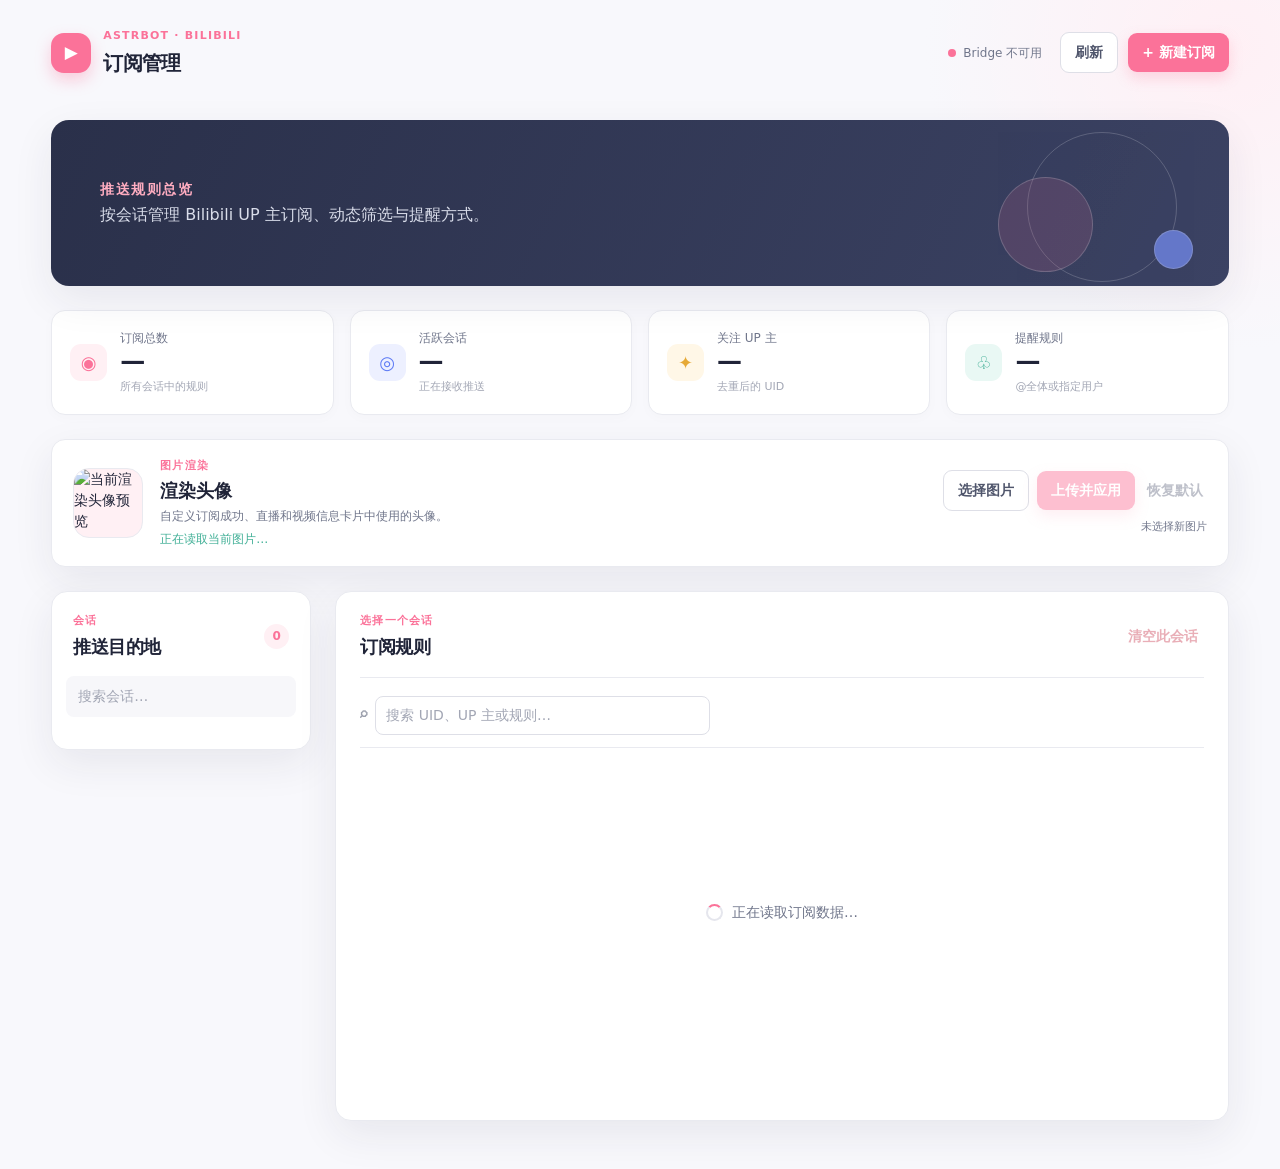
<file: plugins/patches/plugin_optimization_20261029/astrbot_plugin_bilibili/pages/subscription-manager/index.html>
<!doctype html>
<html lang="zh-CN">
<head>
  <meta charset="utf-8">
  <meta name="viewport" content="width=device-width, initial-scale=1">
  <meta name="color-scheme" content="light">
  <title>Bilibili 订阅管理</title>
  <link rel="stylesheet" href="./style.css">
</head>
<body>
  <a class="skip-link" href="#subscriptions">跳到订阅列表</a>
  <main class="app-shell">
    <header class="topbar">
      <div class="brand">
        <span class="brand-mark" aria-hidden="true">▶</span>
        <div><p class="eyebrow">ASTRBOT · BILIBILI</p><h1>订阅管理</h1></div>
      </div>
      <div class="topbar-actions">
        <span id="connection-state" class="connection-state" role="status"><i></i> 正在连接</span>
        <button id="refresh-button" class="button button-secondary" type="button" title="刷新数据">刷新</button>
        <button id="create-button" class="button button-primary" type="button">+ 新建订阅</button>
      </div>
    </header>

    <section class="hero" aria-labelledby="page-summary">
      <div>
        <p class="eyebrow">推送规则总览</p>
        <p>按会话管理 Bilibili UP 主订阅、动态筛选与提醒方式。</p>
      </div>
      <div class="hero-decoration" aria-hidden="true"><span></span><span></span><span></span></div>
    </section>

    <section class="metrics" aria-label="订阅统计">
      <article class="metric-card"><span class="metric-icon pink" aria-hidden="true">◉</span><div><span>订阅总数</span><strong id="stat-subscriptions">—</strong><small>所有会话中的规则</small></div></article>
      <article class="metric-card"><span class="metric-icon blue" aria-hidden="true">◎</span><div><span>活跃会话</span><strong id="stat-sessions">—</strong><small>正在接收推送</small></div></article>
      <article class="metric-card"><span class="metric-icon amber" aria-hidden="true">✦</span><div><span>关注 UP 主</span><strong id="stat-ups">—</strong><small>去重后的 UID</small></div></article>
      <article class="metric-card"><span class="metric-icon mint" aria-hidden="true">♧</span><div><span>提醒规则</span><strong id="stat-notifications">—</strong><small>@全体或指定用户</small></div></article>
    </section>

    <section class="logo-settings" aria-labelledby="logo-title">
      <div class="logo-preview-wrap"><img id="logo-preview" class="logo-preview" alt="当前渲染头像预览"></div>
      <div class="logo-copy"><p class="eyebrow">图片渲染</p><h2 id="logo-title">渲染头像</h2><p>自定义订阅成功、直播和视频信息卡片中使用的头像。</p><span id="logo-status" class="logo-status" role="status">正在读取当前图片…</span></div>
      <div class="logo-actions"><input id="logo-file" class="visually-hidden" type="file" accept="image/png,image/jpeg,image/webp" aria-label="选择渲染头像图片"><button id="choose-logo" class="button button-secondary" type="button">选择图片</button><button id="upload-logo" class="button button-primary" type="button" disabled>上传并应用</button><button id="reset-logo" class="text-button" type="button" disabled>恢复默认</button><small id="logo-file-name">未选择新图片</small></div>
    </section>

    <section class="workspace" aria-label="订阅工作区">
      <aside class="session-panel" aria-labelledby="sessions-title">
        <div class="panel-heading"><div><p class="eyebrow">会话</p><h2 id="sessions-title">推送目的地</h2></div><span id="session-count" class="count-badge">0</span></div>
        <label class="visually-hidden" for="session-filter">过滤会话</label>
        <input id="session-filter" class="session-filter" type="search" placeholder="搜索会话…" autocomplete="off">
        <div id="session-list" class="session-list" role="listbox" aria-label="会话列表"></div>
      </aside>

      <section id="subscriptions" class="table-panel" aria-labelledby="subscriptions-title" tabindex="-1">
        <div class="panel-heading table-heading"><div><p id="selected-session-caption" class="eyebrow">选择一个会话</p><h2 id="subscriptions-title">订阅规则</h2></div><button id="delete-session-button" class="text-button danger" type="button" disabled>清空此会话</button></div>
        <div class="table-tools">
          <label class="search-field" for="subscription-search"><span aria-hidden="true">⌕</span><input id="subscription-search" type="search" placeholder="搜索 UID、UP 主或规则…" autocomplete="off"></label>
          <span id="result-count" class="result-count" aria-live="polite"></span>
        </div>
        <div id="loading-state" class="loading-state" aria-live="polite"><span class="spinner" aria-hidden="true"></span>正在读取订阅数据…</div>
        <div id="table-wrap" class="table-wrap" hidden>
          <table>
            <thead><tr><th scope="col">UP 主</th><th scope="col">动态类型</th><th scope="col">内容筛选</th><th scope="col">提醒方式</th><th scope="col"><span class="visually-hidden">操作</span></th></tr></thead>
            <tbody id="subscription-body"></tbody>
          </table>
        </div>
        <div id="empty-state" class="empty-state" hidden><span aria-hidden="true">◌</span><h3>这里还没有订阅</h3><p>新建一条规则，开始接收 UP 主动态。</p><button class="button button-primary empty-create" type="button">+ 新建订阅</button></div>
      </section>
    </section>
  </main>

  <div id="drawer-backdrop" class="drawer-backdrop" hidden></div>
  <aside id="subscription-drawer" class="drawer" aria-labelledby="drawer-title" aria-modal="true" role="dialog" hidden>
    <form id="subscription-form" novalidate>
      <header class="drawer-header"><div><p id="drawer-kicker" class="eyebrow">新建规则</p><h2 id="drawer-title">添加订阅</h2></div><button id="close-drawer" class="icon-button" type="button" aria-label="关闭抽屉">×</button></header>
      <div class="drawer-content">
        <div id="form-message" class="form-message" role="alert" hidden></div>
        <fieldset class="form-section"><legend>订阅对象</legend>
          <div class="form-grid">
            <label>会话 UMO <span aria-hidden="true">*</span><input name="umo" required placeholder="例如 aiocqhttp:GroupMessage:12345" autocomplete="off"><small>推送到的 AstrBot 会话标识。</small></label>
            <label>UP 主 UID <span aria-hidden="true">*</span><div class="uid-control"><input name="uid" inputmode="numeric" pattern="[0-9]+" required placeholder="例如 2" autocomplete="off"><button id="lookup-up" type="button" class="button button-secondary">查找</button></div><small id="up-preview">输入 UID 后可查找 UP 主。</small></label>
          </div>
        </fieldset>
        <fieldset class="form-section"><legend>动态筛选</legend>
          <p class="field-hint">未选择类型时，默认接收所有支持的动态类型。</p>
          <div id="type-options" class="check-grid">
            <label><input type="checkbox" name="filter_types" value="video"> 过滤视频</label><label><input type="checkbox" name="filter_types" value="draw"> 过滤图文</label><label><input type="checkbox" name="filter_types" value="article"> 过滤专栏</label><label><input type="checkbox" name="filter_types" value="forward"> 过滤转发</label><label><input type="checkbox" name="filter_types" value="lottery"> 过滤抽奖</label><label><input type="checkbox" name="filter_types" value="live"> 过滤直播</label><label><input type="checkbox" name="filter_types" value="live_end"> 仅过滤下播</label><label><input type="checkbox" name="filter_types" value="forward_lottery"> 过滤转发抽奖</label>
          </div>
          <label class="full-label">内容过滤正则 <textarea name="filter_regex" rows="3" placeholder="例如 口令" autocomplete="off"></textarea><small>每行一条；命中正则的动态将被过滤。</small></label>
        </fieldset>
        <fieldset class="form-section"><legend>提醒方式</legend>
          <label class="toggle-row"><span><strong>@全体成员</strong><small>群聊中发布动态或开播时尝试 @ 全体。</small></span><input type="checkbox" name="at_all" role="switch"><i aria-hidden="true"></i></label>
          <label class="toggle-row"><span><strong>仅开播 @ 全体</strong><small>只在该 UP 主开播时尝试 @ 全体。</small></span><input type="checkbox" name="live_atall" role="switch"><i aria-hidden="true"></i></label>
          <label class="full-label">@指定订阅者 <input name="at_sub_users" placeholder="使用逗号分隔用户 ID" autocomplete="off"><small>动态命中时依次 @ 这些订阅者。</small></label>
        </fieldset>
      </div>
      <footer class="drawer-footer"><button id="cancel-drawer" class="button button-secondary" type="button">取消</button><button id="save-subscription" class="button button-primary" type="submit">保存订阅</button></footer>
    </form>
  </aside>

  <div id="confirm-dialog" class="modal-backdrop" role="presentation" hidden><section class="confirm-dialog" role="dialog" aria-modal="true" aria-labelledby="confirm-title" aria-describedby="confirm-description"><span class="confirm-icon" aria-hidden="true">!</span><h2 id="confirm-title">确认操作</h2><p id="confirm-description"></p><div class="confirm-actions"><button id="confirm-cancel" class="button button-secondary" type="button">取消</button><button id="confirm-ok" class="button button-danger" type="button">确认删除</button></div></section></div>
  <div id="toast-region" class="toast-region" aria-live="polite" aria-atomic="true"></div>
  <script type="module" src="./app.js"></script>
</body>
</html>
</file>
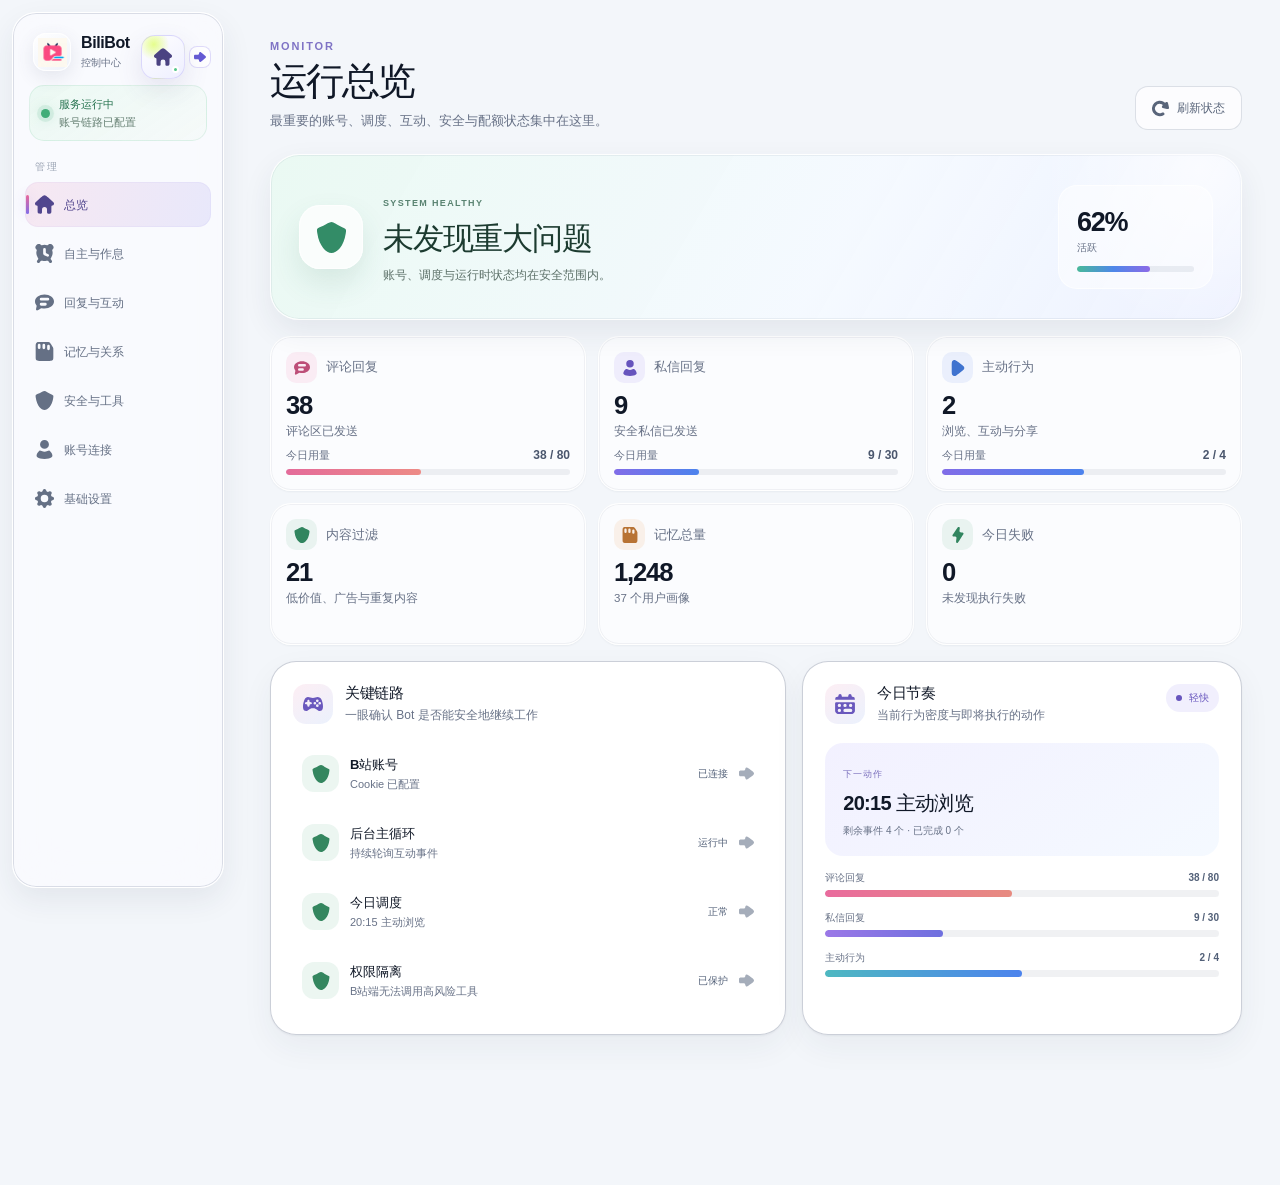
<file: plugins/patches/plugin_optimization_20261029/astrbot_plugin_bilibili_ai_bot/pages/bilibot/index.html>
<!doctype html>
<html lang="zh-CN" data-theme="light">
<head>
  <meta charset="utf-8" />
  <meta name="viewport" content="width=device-width, initial-scale=1, viewport-fit=cover" />
  <meta name="color-scheme" content="light" />
  <meta name="theme-color" content="#f6f8fc" />
  <title>BiliBot 控制中心</title>
  <link rel="stylesheet" href="./styles.css" />
  <link rel="stylesheet" href="./creator.css" />
</head>
<body>
  <div class="ambient" aria-hidden="true">
    <span class="ambient-orb ambient-orb-a"></span>
    <span class="ambient-orb ambient-orb-b"></span>
    <span class="ambient-orb ambient-orb-c"></span>
  </div>

  <div id="app" class="app-shell is-booting">
    <header class="mobile-header">
      <button id="mobile-menu" class="icon-button" type="button" aria-label="打开导航"></button>
      <div class="mobile-brand">
        <img src="./assets/logo.png" alt="" />
        <span>BiliBot</span>
      </div>
      <span id="mobile-status" class="status-dot" aria-label="连接状态"></span>
    </header>

    <aside id="sidebar" class="sidebar" aria-label="BiliBot 主导航"></aside>
    <button id="sidebar-scrim" class="sidebar-scrim" type="button" aria-label="关闭导航"></button>

    <main class="main-stage">
      <div id="content" class="content" tabindex="-1">
        <div class="boot-screen" aria-live="polite">
          <div class="boot-mark"><img src="./assets/logo.png" alt="BiliBot" /></div>
          <div class="boot-copy">
            <strong>正在连接 BiliBot</strong>
            <span>读取运行状态与配置…</span>
          </div>
          <div class="boot-progress"><i></i></div>
        </div>
      </div>
    </main>

    <div id="save-dock" class="save-dock" aria-live="polite"></div>
    <div id="toast-region" class="toast-region" aria-live="polite" aria-atomic="true"></div>
    <div id="modal-root"></div>
  </div>

  <script type="module" src="./app.js"></script>
</body>
</html>
</file>
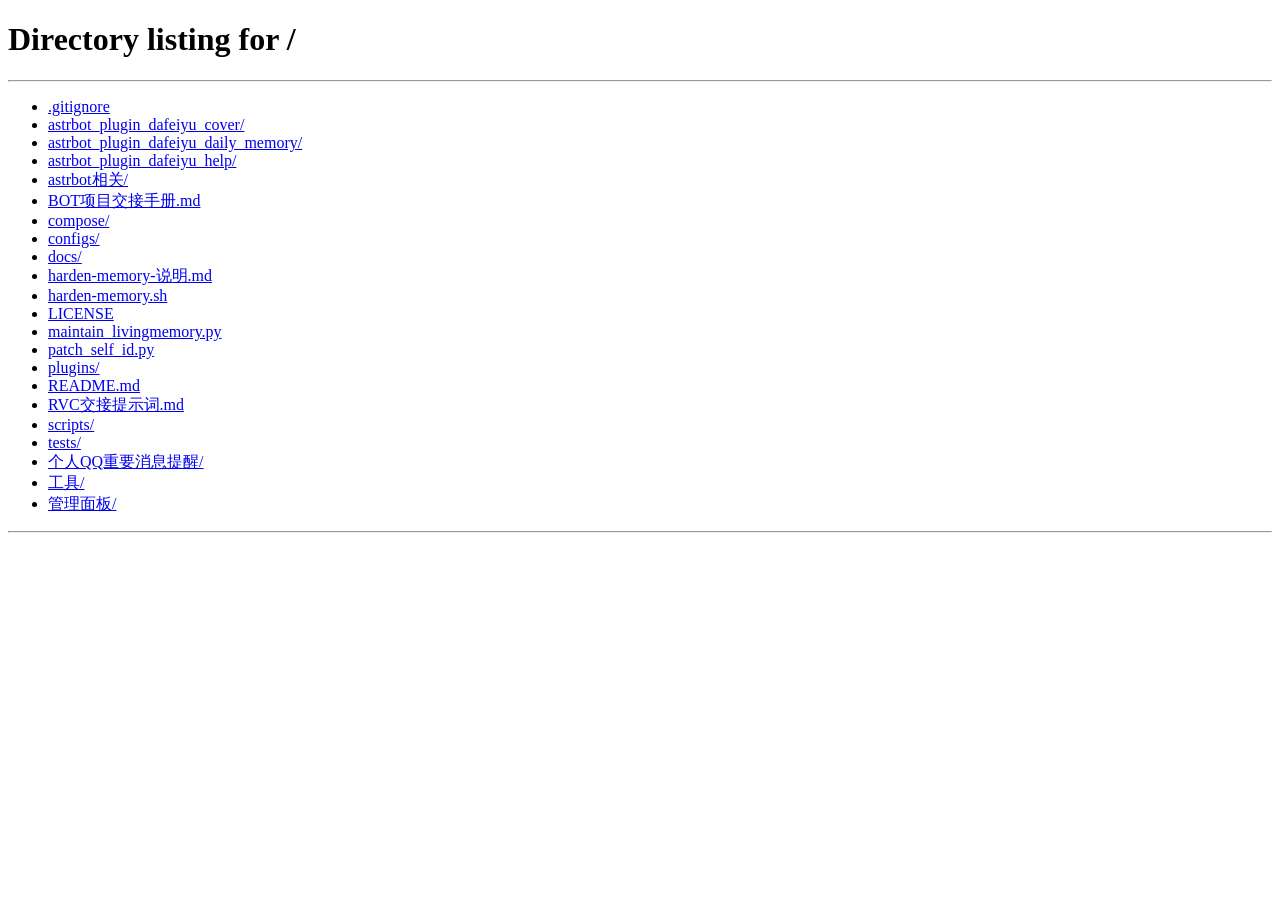
<file: 管理面板/rvc.html>
<!doctype html><html lang="zh-CN"><meta charset="utf-8"><meta http-equiv="refresh" content="0;url=/#tts"><title>翻唱引擎 · TOKI的工作站</title><body><a href="/#tts">进入机器人管理 · 本地语音</a><script>location.replace('/#tts');</script></body></html>
</file>
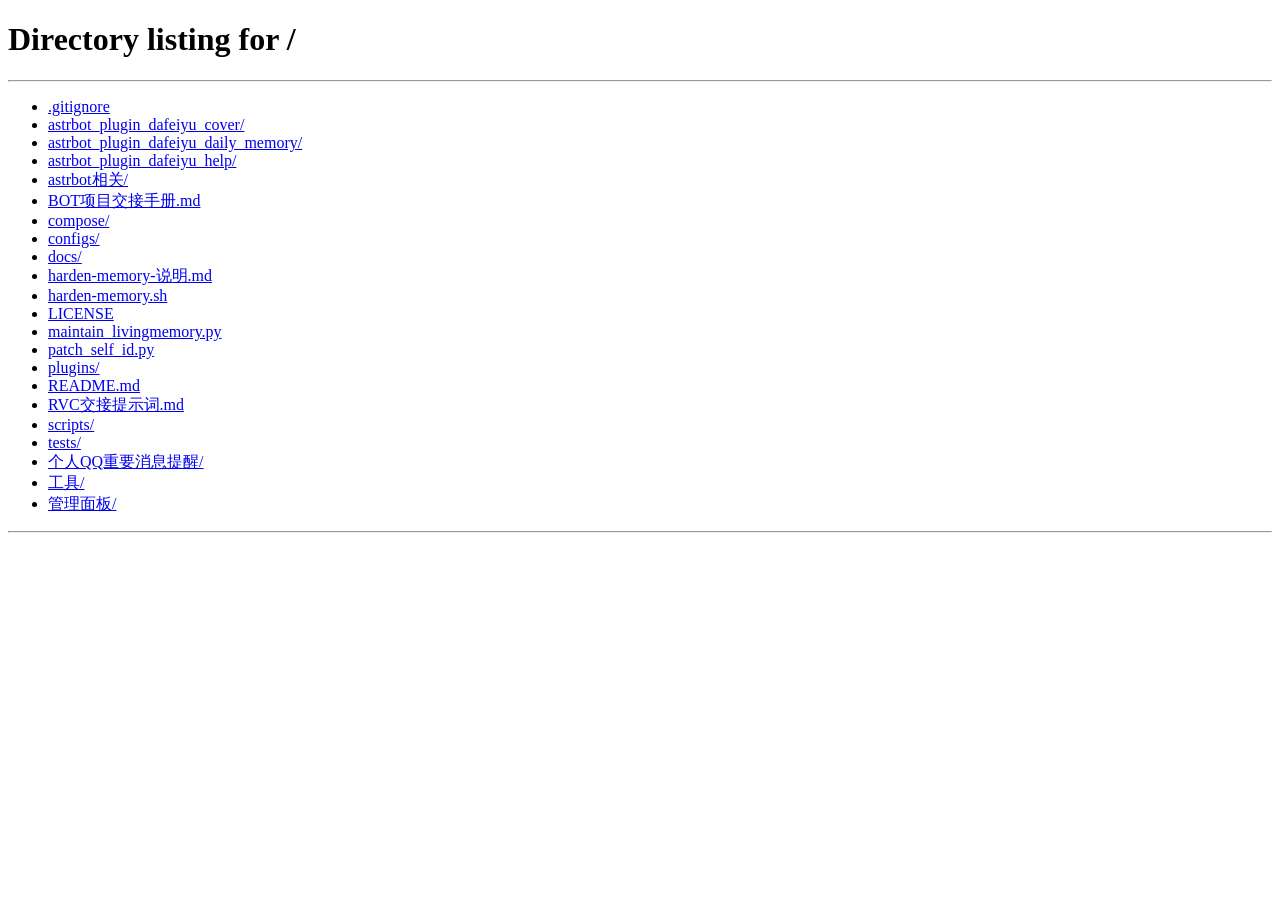
<file: 管理面板/tts.html>
<!doctype html><html lang="zh-CN"><meta charset="utf-8"><meta http-equiv="refresh" content="0;url=/#tts"><title>本地语音 · TOKI的工作站</title><body><a href="/#tts">进入机器人管理 · 本地语音</a><script>location.replace('/#tts');</script></body></html>
</file>
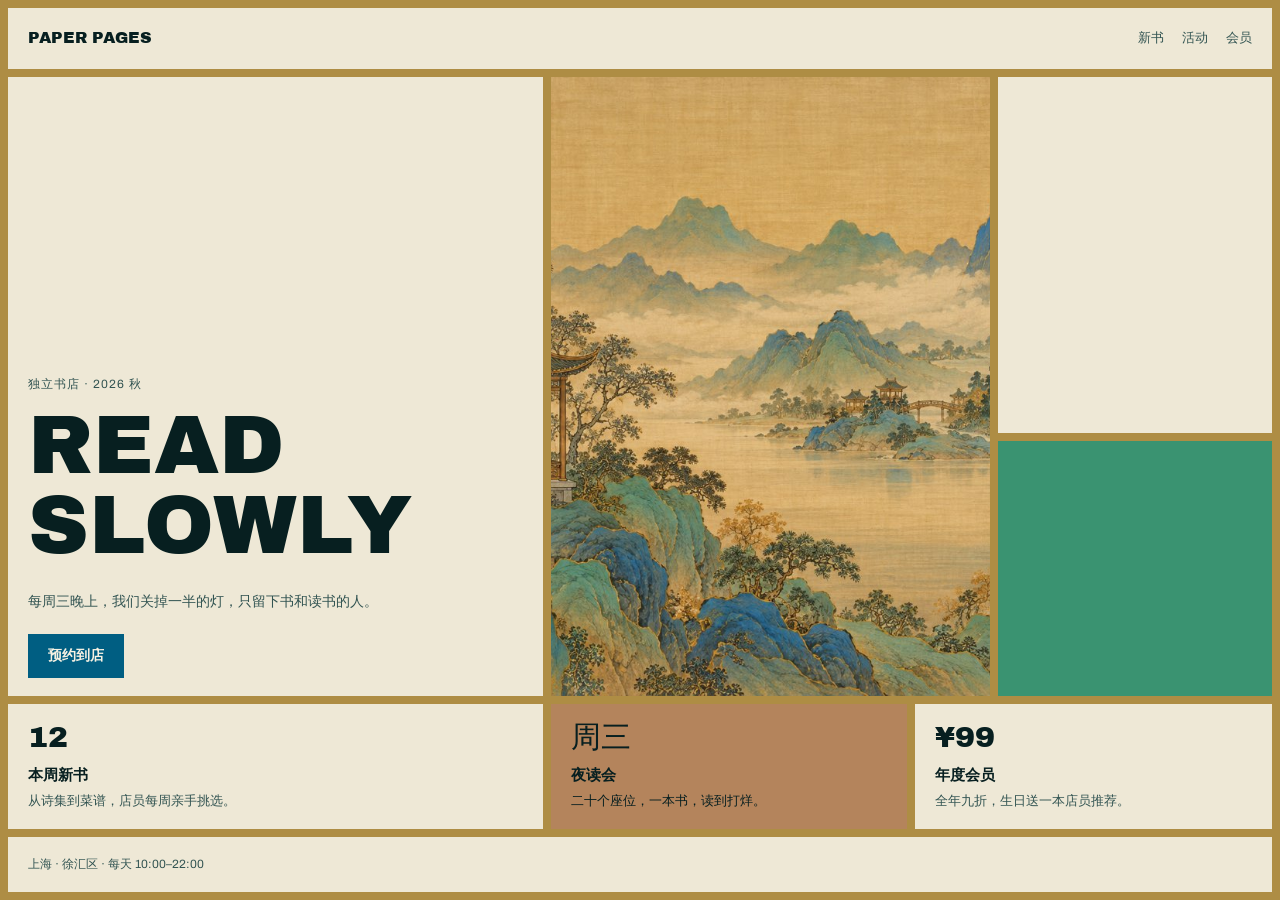
<file: 管理面板/素材/paper-pages-de-stijl-blue-green.html>
<!doctype html>
<!-- 流派混合 Style Mix 导出：骨架 风格派，表皮 青绿山水。https://tasteux.com/#mix=de-stijl+blue-green -->
<html lang="zh-CN">
<head>
<meta charset="utf-8">
<meta name="viewport" content="width=device-width, initial-scale=1">
<title>Paper Pages · 风格派 × 青绿山水</title>
<link rel="preconnect" href="https://fonts.googleapis.com">
<link rel="preconnect" href="https://fonts.gstatic.com" crossorigin>
<link rel="stylesheet" href="https://fonts.googleapis.com/css2?family=Archivo+Black&amp;family=Archivo:wght@400;600&amp;display=swap">
<style>
.pv { --radius: 0px; container-type: inline-size; position: relative; overflow: hidden; isolation: isolate; min-height: 620px; background: var(--bg); color: var(--ink); font-family: var(--font-body); font-size: 14px; line-height: 1.55; transition: background-color 240ms ease-out, color 240ms ease-out; }
:where(.pv) :where(h2, h3, p) { margin: 0px; }
.pv-tex { position: absolute; inset: 0px; z-index: 0; pointer-events: none; }
.pv-page { position: relative; z-index: 1; display: grid; gap: 24px; align-content: start; min-height: 620px; padding: 28px 32px; }
.pv-nav { display: flex; justify-content: space-between; align-items: center; gap: 16px; font-size: 13px; }
.pv-logo, .pv-title, .pv-cell b { font-family: var(--font-display); font-weight: var(--display-weight); text-transform: var(--display-transform); letter-spacing: var(--display-tracking); }
.pv-logo { font-size: 16px; }
.pv-links { display: flex; gap: 18px; color: var(--muted); }
.pv-kicker { font-size: 12px; letter-spacing: 0.08em; color: var(--muted); }
.pv-title { margin: 12px 0px 0.3em; font-size: clamp(44px, 11cqi, 104px); line-height: 0.95; }
.pv-title span { display: block; }
.pv-lede { max-width: 26em; color: var(--muted); }
.pv-cta { display: inline-block; margin-top: 22px; padding: 11px 20px; font-size: 14px; font-weight: 600; color: var(--on-accent); background: var(--accent); border-radius: var(--radius); }
.pv-art { position: relative; pointer-events: none; }
.pv-art i { position: absolute; display: block; }
.pv-img { position: absolute; z-index: 0; margin: 0px; overflow: hidden; pointer-events: none; background: var(--surface); }
.pv-img picture { display: block; width: 100%; height: 100%; }
.pv-img img { display: block; width: 100%; height: 100%; object-fit: cover; }
.pv[data-img="none"] .pv-img { display: none; }
.pv-cells { display: grid; grid-template-columns: repeat(3, minmax(0px, 1fr)); gap: 14px; }
.pv-cell { padding: 18px; background: var(--surface); border-radius: var(--radius); }
.pv-cell b { display: block; margin-bottom: 12px; font-size: 30px; line-height: 1; }
.pv-cell h3 { margin-bottom: 4px; font-size: 15px; font-weight: 600; }
.pv-cell p { font-size: 13px; color: var(--muted); }
.pv-foot { font-size: 12px; color: var(--muted); }
.pv[data-structure="de-stijl"] .pv-page { grid-template-columns: 1.5fr 1fr 1fr; grid-template-rows: auto 1fr auto auto; gap: 8px; padding: 8px; background: var(--line); }
.pv[data-structure="de-stijl"] .pv-nav, .pv[data-structure="de-stijl"] .pv-hero, .pv[data-structure="de-stijl"] .pv-cell, .pv[data-structure="de-stijl"] .pv-foot { padding: 18px 20px; background: var(--bg); }
.pv[data-structure="de-stijl"] .pv-nav { grid-column: 1 / -1; }
.pv[data-structure="de-stijl"] .pv-hero { grid-column: 1; display: flex; flex-direction: column; justify-content: flex-end; min-height: 340px; }
.pv[data-structure="de-stijl"] .pv-title { font-size: clamp(40px, 8.5cqi, 84px); line-height: 0.95; }
.pv[data-structure="de-stijl"] .pv-cta { align-self: flex-start; }
.pv[data-structure="de-stijl"] .pv-art { grid-column: 2 / -1; display: grid; grid-template-columns: 1.6fr 1fr; grid-template-rows: 1.4fr 1fr; gap: 8px; }
.pv[data-structure="de-stijl"] .pv-art i { position: static; }
.pv[data-structure="de-stijl"] .d1 { grid-row: 1 / 3; background: var(--accent); }
.pv[data-structure="de-stijl"] .d2 { background: var(--bg); }
.pv[data-structure="de-stijl"] .d3 { background: var(--accent2); }
.pv[data-structure="de-stijl"] .d4 { display: none !important; }
.pv[data-structure="de-stijl"] .pv-img { grid-area: 2 / 2 / 3 / -1; top: 0px; bottom: 0px; left: 0px; width: calc(61.5385% - 4.92308px); background: var(--accent); }
.pv[data-structure="de-stijl"] .pv-cells { display: contents; }
.pv[data-structure="de-stijl"] .c2 { background: var(--accent3); color: var(--on-accent3); }
.pv[data-structure="de-stijl"] .c2 p { color: inherit; }
.pv[data-structure="de-stijl"] .pv-foot { grid-column: 1 / -1; }
.pv[data-texture="silk"] .pv-tex { background: var(--line); opacity: calc(var(--tex-level) * 0.3); mask: repeating-linear-gradient(0deg, rgb(0, 0, 0) 0px, rgb(0, 0, 0) 1px, transparent 1px, transparent 4px), repeating-linear-gradient(90deg, rgb(0, 0, 0) 0px, rgb(0, 0, 0) 1px, transparent 1px, transparent 4px); }
@container (max-width: 560px) {
  .pv .pv-page { padding: 20px; grid-template-columns: minmax(0px, 1fr) !important; }
  .pv .pv-page > *, .pv[data-structure="de-stijl"] .pv-cell { grid-area: auto / 1 / auto / -1 !important; }
  .pv .pv-cells { grid-template-columns: minmax(0px, 1fr) !important; margin-top: 0px !important; }
  .pv .pv-links { display: none; }
  .pv[data-structure="de-stijl"] .pv-page { grid-template-rows: none; padding: 6px; gap: 6px; }
  .pv[data-structure="de-stijl"] .pv-hero { min-height: 0px; }
  .pv[data-structure="de-stijl"] .pv-art { min-height: 120px; }
  .pv[data-structure="de-stijl"] .pv-page > .pv-img { grid-row: 3 / 4 !important; }
}
@media (prefers-reduced-motion: reduce) {
  .pv { transition: none; }
}
*, *::before, *::after { box-sizing: border-box; }
:where(.pv) a { color: inherit; text-decoration: none; }
:where(.pv) h1 { margin: 0; }
html { background: oklch(0.93 0.025 90); }
html, body { margin: 0; }
body { -webkit-font-smoothing: antialiased; -moz-osx-font-smoothing: grayscale; }
.pv, .pv > .pv-page { min-height: 100vh; }
.pv-page { max-width: 1440px; margin-inline: auto; }
</style>
</head>
<body>
<div class="pv" data-structure="de-stijl" data-texture="silk" style="--bg: oklch(0.93 0.025 90); --surface: oklch(0.88 0.035 120); --ink: oklch(0.22 0.03 200); --muted: oklch(0.42 0.04 190); --line: oklch(0.66 0.1 85); --accent: oklch(0.45 0.1 230); --on-accent: oklch(0.96 0.02 90); --accent2: oklch(0.6 0.1 165); --accent3: oklch(0.65 0.08 60); --on-accent2: oklch(0.22 0.03 200); --on-accent3: oklch(0.22 0.03 200); --accent-text: oklch(0.45 0.1 230); --font-display: &quot;Archivo Black&quot;, &quot;PingFang SC&quot;, &quot;Noto Sans SC&quot;, sans-serif; --font-body: &quot;Archivo&quot;, &quot;PingFang SC&quot;, &quot;Noto Sans SC&quot;, sans-serif; --display-weight: 400; --display-transform: uppercase; --display-tracking: 0; --tex-level: 0.2;">
      <div class="pv-tex" aria-hidden="true"></div>
      <main class="pv-page">
        <header class="pv-nav">
          <span class="pv-logo">Paper Pages</span>
          <span class="pv-links"><a href="#">新书</a><a href="#">活动</a><a href="#">会员</a></span>
        </header>
        <section class="pv-hero">
          <p class="pv-kicker">独立书店 · 2026 秋</p>
          <h1 class="pv-title"><span>Read</span><span>Slowly</span></h1>
          <p class="pv-lede">每周三晚上，我们关掉一半的灯，只留下书和读书的人。</p>
          <a href="#" class="pv-cta">预约到店</a>
        </section>
        <div class="pv-art" aria-hidden="true"><i class="d1"></i><i class="d2"></i><i class="d3"></i><i class="d4"></i></div>
        <figure class="pv-img"><picture><img alt="青绿山水风格的主视觉" width="1200" height="800" decoding="async" src="[data-uri]"></picture></figure>
        <section class="pv-cells">
          <article class="pv-cell c1"><b>12</b><h3>本周新书</h3><p>从诗集到菜谱，店员每周亲手挑选。</p></article>
          <article class="pv-cell c2"><b>周三</b><h3>夜读会</h3><p>二十个座位，一本书，读到打烊。</p></article>
          <article class="pv-cell c3"><b>¥99</b><h3>年度会员</h3><p>全年九折，生日送一本店员推荐。</p></article>
        </section>
        <footer class="pv-foot">上海 · 徐汇区 · 每天 10:00–22:00</footer>
      </main>
    </div>
</body>
</html>
</file>
<file: plugins/patches/plugin_optimization_20261029/astrbot_plugin_bilibili/pages/subscription-manager/style.css>
[hidden]{display:none!important}:root{--ink:#202438;--muted:#70768b;--line:#e9eaf0;--surface:#fff;--canvas:#f8f8fc;--pink:#fb7299;--pink-deep:#e8547f;--pink-soft:#fff0f4;--blue:#5e7bf5;--mint:#40af96;--amber:#e6a936;--shadow:0 14px 40px rgba(38,42,64,.08);font-family:Inter,"PingFang SC","Microsoft YaHei",system-ui,sans-serif;color:var(--ink);background:var(--canvas)}*{box-sizing:border-box}body{margin:0;background:radial-gradient(circle at 96% 4%,#fff0f5 0,transparent 19rem),var(--canvas);font-size:14px;line-height:1.5}button,input{font:inherit}button{cursor:pointer}button:focus-visible,input:focus-visible{outline:3px solid rgba(94,123,245,.28);outline-offset:2px}.skip-link{position:fixed;z-index:20;top:-3rem;left:1rem;background:var(--ink);color:#fff;padding:.6rem .9rem;border-radius:8px}.skip-link:focus{top:1rem}.app-shell{max-width:1440px;margin:auto;padding:28px clamp(18px,4vw,56px) 48px}.topbar,.panel-heading,.topbar-actions,.brand,.metrics,.table-tools,.uid-control{display:flex;align-items:center}.topbar{justify-content:space-between;margin-bottom:42px}.brand{gap:12px}.brand-mark{display:grid;place-items:center;width:40px;height:40px;border-radius:13px;background:var(--pink);color:white;font-size:17px;box-shadow:0 7px 16px #fb729955}.eyebrow{margin:0 0 3px;font-size:11px;font-weight:750;letter-spacing:.11em;color:var(--pink);text-transform:uppercase}.brand h1{font-size:20px;margin:0;letter-spacing:-.03em}.topbar-actions{gap:10px}.connection-state{display:flex;align-items:center;gap:7px;margin-right:8px;color:var(--muted);font-size:12px}.connection-state i{width:8px;height:8px;background:#c7c9d4;border-radius:50%}.connection-state.connected i{background:var(--mint);box-shadow:0 0 0 4px #40af9620}.connection-state.error i{background:var(--pink)}.button{border:0;border-radius:9px;padding:9px 14px;font-weight:650;white-space:nowrap;transition:.18s ease}.button:hover{transform:translateY(-1px)}.button:disabled,.text-button:disabled{opacity:.45;cursor:not-allowed;transform:none}.button-primary{color:white;background:var(--pink);box-shadow:0 6px 14px #fb729940}.button-primary:hover{background:var(--pink-deep)}.button-secondary{color:#50566c;background:#fff;border:1px solid #dedfe7}.button-secondary:hover{border-color:#bfc2cf;background:#fafafe}.button-danger{color:#fff;background:#dd4d5d}.hero{position:relative;overflow:hidden;display:flex;align-items:center;justify-content:space-between;min-height:166px;padding:29px clamp(25px,4vw,49px);margin-bottom:24px;border-radius:18px;color:#fff;background:linear-gradient(115deg,#2a304a,#3b4263);box-shadow:var(--shadow)}.hero p:not(.eyebrow){margin:0;color:#d9ddea;font-size:16px}.hero .eyebrow{color:#ffadc1;font-size:14px}.hero-decoration{position:absolute;right:3%;width:220px;height:145px;opacity:.7}.hero-decoration span{position:absolute;display:block;border:1px solid #fff4;border-radius:50%}.hero-decoration span:nth-child(1){width:150px;height:150px;right:16px;top:2px}.hero-decoration span:nth-child(2){width:95px;height:95px;right:100px;top:47px;background:#fb729933}.hero-decoration span:nth-child(3){width:39px;height:39px;right:0;top:100px;background:#778ff6}.metrics{gap:16px;margin-bottom:24px}.metric-card{flex:1;min-width:0;display:flex;align-items:center;gap:13px;padding:18px;border:1px solid var(--line);border-radius:14px;background:var(--surface);box-shadow:0 3px 13px #252a3f05}.metric-icon{display:grid;flex:0 0 auto;place-items:center;width:37px;height:37px;border-radius:11px;font-size:18px}.metric-icon.pink{color:var(--pink);background:var(--pink-soft)}.metric-icon.blue{color:var(--blue);background:#edf0ff}.metric-icon.amber{color:var(--amber);background:#fff7e7}.metric-icon.mint{color:var(--mint);background:#e9f8f4}.metric-card span:not(.metric-icon){display:block;font-size:12px;color:var(--muted)}.metric-card strong{display:block;font-size:25px;letter-spacing:-.04em;line-height:1.12}.metric-card small{color:#a3a7b5;font-size:11px}.workspace{display:grid;grid-template-columns:260px minmax(0,1fr);gap:24px}.session-panel,.table-panel{border:1px solid var(--line);border-radius:16px;background:var(--surface);box-shadow:var(--shadow)}.session-panel{align-self:start;padding:21px 14px}.panel-heading{justify-content:space-between;padding:0 7px 16px}.panel-heading h2{margin:0;font-size:18px;letter-spacing:-.025em}.count-badge{display:grid;place-items:center;min-width:25px;height:25px;padding:0 7px;border-radius:99px;color:var(--pink);font-size:12px;font-weight:700;background:var(--pink-soft)}.session-filter{width:100%;padding:9px 11px;margin-bottom:11px;color:var(--ink);background:#f7f7fa;border:1px solid transparent;border-radius:8px}.session-filter::placeholder,input::placeholder{color:#a2a6b4}.session-filter:focus{background:#fff;border-color:#b8c2f3;outline:0}.session-list{display:grid;gap:3px;max-height:518px;overflow:auto;padding-right:2px}.session-option{position:relative;width:100%;border:0;border-radius:9px;padding:10px 10px 10px 13px;text-align:left;background:transparent;color:#555a6d}.session-option:hover{background:#f8f8fb}.session-option[aria-selected=true]{background:var(--pink-soft);color:#bd4164;font-weight:650}.session-option[aria-selected=true]::before{content:"";position:absolute;left:0;top:10px;bottom:10px;width:3px;border-radius:5px;background:var(--pink)}.session-option span{display:block;overflow:hidden;text-overflow:ellipsis;white-space:nowrap}.session-option small{color:#9a9dac;font-size:11px}.table-panel{min-height:530px;padding:21px 24px}.table-heading{padding:0 0 17px}.text-button{border:0;padding:6px;background:transparent;font-weight:650}.danger{color:#cf4e61}.table-tools{justify-content:space-between;gap:12px;padding:12px 0;border-top:1px solid var(--line);border-bottom:1px solid var(--line)}.search-field{display:flex;align-items:center;gap:8px;width:min(350px,100%);color:#9b9fac}.search-field input{width:100%;border:0;outline:0;background:transparent;padding:5px 0;color:var(--ink)}.result-count{color:var(--muted);font-size:12px;white-space:nowrap}.table-wrap{overflow-x:auto}table{width:100%;border-collapse:collapse;min-width:720px}th{padding:13px 10px;color:#9095a5;font-size:11px;font-weight:700;letter-spacing:.07em;text-align:left;text-transform:uppercase}td{padding:15px 10px;border-top:1px solid #f0f0f4;vertical-align:middle}.up-cell{display:flex;align-items:center;gap:10px;min-width:175px}.avatar{display:grid;place-items:center;flex:0 0 auto;width:33px;height:33px;border-radius:50%;background:#eceef8;color:#6676c5;font-weight:750}.up-cell strong,.up-cell small{display:block;max-width:145px;overflow:hidden;text-overflow:ellipsis;white-space:nowrap}.up-cell small{color:#9195a4;font-size:11px}.chips{display:flex;flex-wrap:wrap;gap:4px;max-width:190px}.chip{padding:3px 7px;border-radius:5px;color:#5b6380;background:#f0f1f7;font-size:11px;white-space:nowrap}.chip.live{color:#b35c31;background:#fff1e8}.chip.all{color:#6b59ad;background:#f1edff}.muted-cell{max-width:195px;overflow:hidden;text-overflow:ellipsis;white-space:nowrap;color:#73788b;font-size:12px}.row-actions{display:flex;justify-content:flex-end;gap:2px}.row-action{border:0;padding:6px 8px;border-radius:7px;background:transparent;color:#777d90;font-weight:600}.row-action:hover{background:#f2f3f7}.row-action.delete:hover{color:#d0475b;background:#fff1f3}.loading-state,.empty-state{display:grid;place-items:center;min-height:330px;color:var(--muted);text-align:center}.loading-state{display:flex;gap:9px;justify-content:center}.spinner{width:17px;height:17px;border:2px solid #e5e6ed;border-top-color:var(--pink);border-radius:50%;animation:spin .7s linear infinite}.empty-state h3{margin:9px 0 3px;color:var(--ink)}.empty-state p{margin:0 0 15px}.empty-state>span{font-size:35px;color:var(--pink)}.drawer-backdrop,.modal-backdrop{position:fixed;z-index:30;inset:0;background:#20243855;backdrop-filter:blur(2px)}.drawer{position:fixed;z-index:31;top:0;right:0;display:flex;width:min(568px,100%);height:100dvh;background:#fff;box-shadow:-15px 0 45px #1e233434}.drawer form{display:flex;flex-direction:column;width:100%;min-height:0}.drawer-header,.drawer-footer{display:flex;align-items:center;justify-content:space-between;padding:20px 26px;border-bottom:1px solid var(--line)}.drawer-header h2{margin:0;font-size:22px}.icon-button{display:grid;place-items:center;width:33px;height:33px;border:0;border-radius:50%;color:#60667a;background:#f4f4f7;font-size:25px;line-height:1}.drawer-content{overflow:auto;padding:8px 26px 26px}.form-message{padding:10px 12px;margin-top:15px;border-radius:8px;color:#b54359;background:#fff0f3}.form-section{margin:0;padding:21px 0;border:0;border-bottom:1px solid var(--line)}.form-section legend{padding:0;margin-bottom:13px;font-size:15px;font-weight:750}.form-grid{display:grid;grid-template-columns:1fr 1fr;gap:15px}label{display:block;color:#454b60;font-weight:650}label>input:not([type=checkbox]),label>textarea,.uid-control input{width:100%;margin-top:6px;padding:0 10px;border:1px solid #dedfe7;border-radius:8px;color:var(--ink);font-weight:400;background:#fff}label>input:not([type=checkbox]),.uid-control input{height:39px}label>textarea{padding:9px 10px;resize:vertical;line-height:1.45}label>input:disabled{color:#7b8091;background:#f5f5f7;cursor:not-allowed}label small,.field-hint{display:block;margin-top:5px;color:#8d92a1;font-size:11px;font-weight:400;line-height:1.45}.field-hint{margin:0 0 11px}.uid-control{gap:7px}.uid-control input{min-width:0}.uid-control .button{margin-top:6px;padding:8px 10px}.check-grid{display:grid;grid-template-columns:repeat(3,1fr);gap:8px;margin-bottom:17px}.check-grid label{display:flex;align-items:center;gap:7px;padding:8px;border:1px solid #e5e6ed;border-radius:8px;font-size:12px;font-weight:550}.check-grid input{accent-color:var(--pink)}.full-label{margin-top:15px}.toggle-row{position:relative;display:flex;align-items:center;justify-content:space-between;gap:16px;padding:10px 0}.toggle-row strong,.toggle-row small{display:block}.toggle-row small{margin-top:2px}.toggle-row input{position:absolute;opacity:0}.toggle-row i{position:relative;display:block;flex:0 0 auto;width:40px;height:22px;border-radius:99px;background:#d9dbe3;transition:.2s}.toggle-row i::after{content:"";position:absolute;top:3px;left:3px;width:16px;height:16px;border-radius:50%;background:white;box-shadow:0 1px 3px #3334;transition:.2s}.toggle-row input:checked+i{background:var(--pink)}.toggle-row input:checked+i::after{transform:translateX(18px)}.toggle-row input:focus-visible+i{outline:3px solid #778ff655}.drawer-footer{gap:10px;justify-content:flex-end;margin-top:auto;border-top:1px solid var(--line);border-bottom:0}.modal-backdrop{z-index:40;display:grid;place-items:center;padding:18px}.confirm-dialog{width:min(410px,100%);padding:28px;border-radius:16px;text-align:center;background:#fff;box-shadow:var(--shadow)}.confirm-icon{display:grid;place-items:center;width:38px;height:38px;margin:auto auto 13px;border-radius:50%;color:#c84e60;background:#fff0f2;font-size:22px;font-weight:800}.confirm-dialog h2{margin:0;font-size:20px}.confirm-dialog p{margin:8px 0 22px;color:var(--muted)}.confirm-actions{display:flex;justify-content:center;gap:10px}.toast-region{position:fixed;z-index:50;right:22px;bottom:22px;display:grid;gap:8px}.toast{max-width:350px;padding:11px 14px;border-radius:10px;color:#fff;background:#30364f;box-shadow:0 8px 25px #22263836}.toast.error{background:#c94d5e}[data-theme=dark]{--ink:#e6e8ef;--muted:#a9afc0;--line:#373d51;--surface:#252a3a;--canvas:#1a1e2a;--pink-soft:#402a38;--shadow:0 14px 40px rgba(0,0,0,.28)}[data-theme=dark] body{background:radial-gradient(circle at 96% 4%,#382735 0,transparent 19rem),var(--canvas)}[data-theme=dark] .button-secondary,[data-theme=dark] label>input:not([type=checkbox]),[data-theme=dark] label>textarea{color:var(--ink);border-color:#4b5267;background:#2b3041}[data-theme=dark] .session-filter{color:var(--ink);background:#2b3041}[data-theme=dark] .session-filter:focus{background:#303649;border-color:#778ff6}[data-theme=dark] .session-option:hover,[data-theme=dark] .row-action:hover{background:#303649}[data-theme=dark] .check-grid label{border-color:#464d62}[data-theme=dark] .chip{color:#c4cad8;background:#343b50}[data-theme=dark] .drawer,[data-theme=dark] .confirm-dialog{background:#252a3a}[data-theme=dark] label>input:disabled{color:#aeb4c3;background:#303649}@keyframes spin{to{transform:rotate(360deg)}}
@media(max-width:900px){.metrics{display:grid;grid-template-columns:repeat(2,1fr)}.workspace{grid-template-columns:215px minmax(0,1fr)}.table-panel{padding:19px}.connection-state{display:none}}@media(max-width:680px){.app-shell{padding:17px 14px 30px}.topbar{align-items:flex-start;margin-bottom:25px}.topbar-actions{flex-wrap:wrap;justify-content:flex-end}.topbar-actions .button-secondary{padding:8px 10px}.hero{min-height:148px;padding:25px}.hero-decoration{right:-80px}.metrics{gap:10px}.metric-card{padding:13px;gap:9px}.metric-card small{display:none}.metric-card strong{font-size:22px}.metric-icon{width:31px;height:31px}.workspace{display:block}.session-panel{margin-bottom:14px;padding:16px}.session-list{display:flex;max-height:none;overflow-x:auto}.session-option{min-width:155px}.table-panel{padding:16px;min-height:400px}.table-heading{align-items:flex-start}.table-tools{align-items:flex-start;flex-direction:column}.search-field{width:100%}.drawer-header,.drawer-footer{padding:17px}.drawer-content{padding:7px 17px 20px}.form-grid{grid-template-columns:1fr}.check-grid{grid-template-columns:repeat(2,1fr)}.drawer-footer .button{flex:1}.toast-region{right:14px;bottom:14px;left:14px}.toast{max-width:none}}@media(max-width:380px){.topbar-actions{gap:6px}.topbar-actions .button{font-size:12px}.metrics{grid-template-columns:1fr 1fr}.metric-card span:not(.metric-icon){font-size:11px}.hero h2{font-size:22px}}.visually-hidden{position:absolute;width:1px;height:1px;padding:0;margin:-1px;overflow:hidden;clip:rect(0,0,0,0);white-space:nowrap;border:0}
.logo-settings{display:grid;grid-template-columns:auto minmax(0,1fr) auto;align-items:center;gap:17px;margin-bottom:24px;padding:18px 21px;border:1px solid var(--line);border-radius:14px;background:var(--surface);box-shadow:var(--shadow)}.logo-preview-wrap{display:grid;place-items:center;width:70px;height:70px;overflow:hidden;border:1px solid var(--line);border-radius:16px;background:var(--pink-soft)}.logo-preview{width:100%;height:100%;object-fit:contain}.logo-copy h2{margin:0 0 3px;font-size:18px}.logo-copy p:not(.eyebrow){margin:0;color:var(--muted);font-size:12px}.logo-status{display:block;margin-top:5px;color:var(--mint);font-size:12px}.error-text{color:var(--pink-deep)!important}.logo-actions{display:grid;grid-template-columns:auto auto auto;align-items:center;gap:8px;justify-items:end}.logo-actions small{grid-column:1/-1;max-width:260px;overflow:hidden;color:var(--muted);font-size:11px;text-overflow:ellipsis;white-space:nowrap}.logo-actions .text-button{padding:8px 4px;color:var(--muted)}.logo-actions .text-button:hover{color:var(--pink-deep)}
@media(max-width:680px){.logo-settings{grid-template-columns:auto minmax(0,1fr);align-items:start}.logo-actions{grid-column:1/-1;grid-template-columns:1fr 1fr auto;width:100%}.logo-actions small{grid-column:1/-1;justify-self:start}}
</file>
<file: plugins/patches/plugin_optimization_20261029/astrbot_plugin_bilibili_ai_bot/pages/bilibot/styles.css>
:root {
  --sidebar: 212px;
  --bg: #f4f6fb;
  --bg-deep: #edf1f7;
  --surface: rgba(255, 255, 255, 0.82);
  --surface-solid: #ffffff;
  --surface-soft: rgba(248, 250, 254, 0.78);
  --text: #172033;
  --text-strong: #101827;
  --muted: #687287;
  --subtle: #929bad;
  --line: rgba(47, 62, 92, 0.10);
  --line-strong: rgba(47, 62, 92, 0.17);
  --pink: #e9679a;
  --violet: #816de8;
  --blue: #4c83ed;
  --cyan: #31b9c9;
  --green: #43a979;
  --orange: #e79c53;
  --red: #d95d6c;
  --shadow-xs: 0 1px 2px rgba(25, 36, 60, 0.04);
  --shadow-sm: 0 10px 30px rgba(38, 51, 80, 0.07);
  --shadow-md: 0 22px 60px rgba(36, 49, 78, 0.12);
  --radius-sm: 14px;
  --radius-md: 20px;
  --radius-lg: 26px;
  --ease: cubic-bezier(.22, .8, .24, 1);
  --spring: cubic-bezier(.2, .9, .24, 1.14);
  font-family: Inter, ui-sans-serif, -apple-system, BlinkMacSystemFont, "SF Pro Display", "Segoe UI", "PingFang SC", "Microsoft YaHei", sans-serif;
  color: var(--text);
  background: var(--bg);
  font-synthesis: none;
}

* { box-sizing: border-box; }
html { min-width: 320px; min-height: 100%; background: var(--bg); scroll-behavior: smooth; }
body { min-width: 320px; min-height: 100vh; margin: 0; overflow-x: hidden; background: linear-gradient(145deg, #f7f9fd 0%, var(--bg) 48%, #eef2f8 100%); color: var(--text); font-size: 15px; line-height: 1.5; }
button, input, textarea, select { font: inherit; }
button { color: inherit; }
button, summary, input[type="range"], select { cursor: pointer; }
button:focus { outline: none; }
button:focus-visible, summary:focus-visible, input:focus-visible, textarea:focus-visible, select:focus-visible { outline: 3px solid rgba(76, 131, 237, .22); outline-offset: 2px; }
::selection { background: rgba(129, 109, 232, .18); }
.gicon { width: 1.15em; height: 1.15em; display: block; fill: currentColor; }
.sr-only { position: absolute; width: 1px; height: 1px; padding: 0; margin: -1px; overflow: hidden; clip: rect(0,0,0,0); white-space: nowrap; border: 0; }

.ambient { position: fixed; inset: 0; z-index: -2; overflow: hidden; pointer-events: none; }
.ambient::after { content: ""; position: absolute; inset: 0; background-image: radial-gradient(rgba(35, 51, 81, .035) .7px, transparent .7px); background-size: 20px 20px; mask-image: linear-gradient(to bottom, rgba(0,0,0,.35), transparent 72%); }
.ambient-orb { position: absolute; border-radius: 50%; filter: blur(10px); opacity: .36; animation: drift 18s var(--ease) infinite alternate; }
.ambient-orb-a { width: 520px; height: 520px; top: -230px; right: 2%; background: radial-gradient(circle, rgba(133, 115, 235, .23), rgba(133,115,235,0) 68%); }
.ambient-orb-b { width: 460px; height: 460px; left: 22%; bottom: -250px; background: radial-gradient(circle, rgba(65, 190, 173, .15), transparent 69%); animation-delay: -7s; }
.ambient-orb-c { width: 360px; height: 360px; right: 32%; top: 26%; background: radial-gradient(circle, rgba(237, 107, 154, .11), transparent 70%); animation-delay: -12s; }
@keyframes drift { to { transform: translate3d(28px, -18px, 0) scale(1.08); } }

.app-shell { min-height: 100vh; }
.sidebar { position: fixed; z-index: 50; inset: 12px auto 12px 12px; width: var(--sidebar); padding: 18px 12px; display: flex; flex-direction: column; border: 1px solid rgba(255,255,255,.9); border-radius: 24px; background: rgba(250, 251, 254, .82); box-shadow: var(--shadow-sm), inset 0 0 0 1px var(--line); backdrop-filter: blur(28px) saturate(140%); -webkit-backdrop-filter: blur(28px) saturate(140%); }
.sidebar-brand { min-height: 52px; padding: 2px 8px 12px; display: flex; align-items: center; gap: 10px; }
.brand-mark { width: 38px; height: 38px; display: grid; place-items: center; flex: none; border-radius: 13px; background: linear-gradient(145deg, #fff, #eef2fa); box-shadow: 0 6px 18px rgba(74, 82, 117, .12), inset 0 0 0 1px rgba(255,255,255,.9); }
.brand-mark img { width: 29px; height: 29px; object-fit: contain; }
.brand-copy { min-width: 0; }
.brand-copy strong { display: block; color: var(--text-strong); font-size: 16px; line-height: 1.15; letter-spacing: -.025em; }
.brand-copy span { display: block; margin-top: 3px; color: var(--muted); font-size: 10px; }
.sidebar-state { min-height: 56px; margin: 2px 4px 18px; padding: 10px 11px; display: flex; align-items: center; gap: 9px; border: 1px solid rgba(57, 170, 119, .12); border-radius: 15px; background: linear-gradient(145deg, rgba(231,248,240,.78), rgba(244,249,248,.72)); }
.sidebar-state .status-dot { flex: none; }
.sidebar-state div { min-width: 0; }
.sidebar-state strong, .sidebar-state span { display: block; overflow: hidden; text-overflow: ellipsis; white-space: nowrap; }
.sidebar-state strong { color: #26734f; font-size: 11px; }
.sidebar-state div span { margin-top: 2px; color: #678174; font-size: 10.5px; }
.status-dot { width: 9px; height: 9px; display: inline-block; border-radius: 50%; background: #b7becb; box-shadow: 0 0 0 4px rgba(183,190,203,.14); }
.status-dot.is-online { background: #42ad79; box-shadow: 0 0 0 4px rgba(66,173,121,.13), 0 0 14px rgba(66,173,121,.34); }
.nav-label { padding: 0 10px 8px; color: #9aa3b3; font-size: 10px; font-weight: 800; letter-spacing: .16em; text-transform: uppercase; }
.nav-list { display: grid; gap: 4px; }
.nav-item { position: relative; min-height: 45px; width: 100%; padding: 0 10px; display: flex; align-items: center; gap: 10px; border: 0; border-radius: 13px; background: transparent; color: #657085; text-align: left; font-size: 12px; font-weight: 650; transition: color .2s var(--ease), background .2s var(--ease), transform .2s var(--ease); }
.nav-item:hover { color: var(--text); background: rgba(255,255,255,.68); transform: translateX(1px); }
.nav-item:active { transform: scale(.985); }
.nav-item.is-active { color: #51468e; background: linear-gradient(105deg, rgba(237,105,154,.12), rgba(116,105,232,.12)); box-shadow: inset 0 0 0 1px rgba(127,104,220,.06); }
.nav-item.is-active::before { content: ""; position: absolute; left: 1px; width: 3px; height: 19px; border-radius: 4px; background: linear-gradient(180deg, var(--pink), var(--violet)); box-shadow: 0 0 12px rgba(129,109,232,.26); }
.nav-icon { width: 19px; height: 19px; flex: none; }
.nav-item span { min-width: 0; flex: 1; }
.nav-badge { min-width: 20px; height: 20px; padding: 0 6px; display: grid; place-items: center; border-radius: 10px; background: rgba(225, 83, 132, .14); color: #b53e67; font-size: 9px; }
.sidebar-scrim { display: none; }
.mobile-header { display: none; }

.main-stage { min-height: 100vh; margin-left: calc(var(--sidebar) + 20px); }
.content { width: 100%; max-width: 1540px; min-height: 100vh; margin: 0 auto; padding: 36px 38px 150px; outline: none; }
.content.is-changing > * { animation: pageIn .38s var(--ease) both; }
@keyframes pageIn { from { opacity: 0; transform: translateY(9px); } to { opacity: 1; transform: none; } }
.page-head { min-height: 94px; margin-bottom: 24px; display: flex; align-items: flex-end; justify-content: space-between; gap: 24px; }
.eyebrow { display: block; margin-bottom: 7px; color: #7f73c5; font-size: 10px; font-weight: 850; letter-spacing: .17em; }
.page-title { margin: 0; color: var(--text-strong); font-size: clamp(30px, 3vw, 42px); line-height: 1.05; letter-spacing: -.048em; }
.page-subtitle { max-width: 760px; margin: 9px 0 0; color: var(--muted); font-size: 13px; }
.page-actions { display: flex; align-items: center; gap: 10px; flex: none; }

.card { border: 1px solid rgba(255,255,255,.88); border-radius: var(--radius-lg); background: var(--surface); box-shadow: var(--shadow-xs), inset 0 0 0 1px var(--line); backdrop-filter: blur(22px) saturate(125%); -webkit-backdrop-filter: blur(22px) saturate(125%); }
.section-card, .monitor-card, .relationship-card, .memory-policy, .memory-maintenance, .event-card, .plan-note, .account-hero, .qr-card, .login-help { padding: 22px; }
.section-head { margin-bottom: 18px; display: flex; align-items: flex-start; justify-content: space-between; gap: 18px; }
.section-title { min-width: 0; display: flex; align-items: flex-start; gap: 12px; }
.section-icon { width: 40px; height: 40px; display: grid; place-items: center; flex: none; border-radius: 13px; color: #6a58bd; background: linear-gradient(145deg, rgba(239,107,157,.11), rgba(77,132,237,.11)); }
.section-icon .gicon { width: 20px; height: 20px; }
.section-head h2 { margin: 0; color: var(--text-strong); font-size: 16px; line-height: 1.25; letter-spacing: -.025em; }
.section-head p { max-width: 620px; margin: 4px 0 0; color: var(--muted); font-size: 11px; }

.button { min-height: 44px; padding: 0 16px; display: inline-flex; align-items: center; justify-content: center; gap: 8px; border: 1px solid transparent; border-radius: 13px; font-size: 12px; font-weight: 750; white-space: nowrap; transition: transform .2s var(--ease), box-shadow .2s var(--ease), background .2s var(--ease), border-color .2s var(--ease); }
.button:hover { transform: translateY(-1px); }
.button:active { transform: scale(.975); }
.button .gicon { width: 17px; height: 17px; }
.button.primary { color: #fff; background: linear-gradient(135deg, #7d6be6, #4f83e8); box-shadow: 0 9px 22px rgba(84,108,210,.22); }
.button.soft { color: #59657a; border-color: var(--line); background: rgba(255,255,255,.7); }
.button.danger { color: #c64758; border-color: rgba(211,80,98,.14); background: rgba(255,240,243,.82); }
.button.wide { width: 100%; }
.icon-button, .inline-icon-button { min-width: 44px; min-height: 44px; display: grid; place-items: center; border: 0; border-radius: 13px; background: transparent; }
.inline-icon-button { position: absolute; right: 0; top: 0; color: var(--muted); }
.status-pill { height: 28px; min-height: 28px; padding: 0 10px; display: inline-flex; align-items: center; gap: 7px; border-radius: 999px; background: rgba(112,123,145,.09); color: #667085; font-size: 10px; font-weight: 750; line-height: 28px; white-space: nowrap; }
.status-pill i { width: 6px; height: 6px; border-radius: 50%; background: currentColor; }
.status-pill.green { color: #2e8a60; background: rgba(67,169,121,.11); }
.status-pill.red { color: #c54e60; background: rgba(217,93,108,.10); }
.status-pill.pink { color: #bf4b77; background: rgba(233,103,154,.10); }
.status-pill.violet { color: #6755bd; background: rgba(129,109,232,.11); }
.status-pill.orange { color: #a9682f; background: rgba(231,156,83,.13); }

.health-hero { position: relative; min-height: 166px; margin-bottom: 16px; padding: 25px 28px; display: grid; grid-template-columns: auto minmax(0,1fr) auto; align-items: center; gap: 20px; overflow: hidden; border: 1px solid rgba(255,255,255,.9); border-radius: 29px; box-shadow: var(--shadow-sm), inset 0 0 0 1px rgba(51,69,102,.07); }
.health-hero::after { content: ""; position: absolute; width: 320px; height: 320px; right: -120px; top: -145px; border-radius: 50%; background: radial-gradient(circle, rgba(255,255,255,.68), transparent 70%); }
.health-hero.is-healthy { background: linear-gradient(120deg, rgba(233,249,242,.95), rgba(244,249,255,.94) 58%, rgba(238,241,255,.9)); }
.health-hero.has-warning { background: linear-gradient(120deg, rgba(255,245,232,.96), rgba(255,244,246,.92)); }
.health-orb { position: relative; z-index: 1; width: 64px; height: 64px; display: grid; place-items: center; border-radius: 21px; color: #338c67; background: rgba(255,255,255,.74); box-shadow: 0 14px 30px rgba(51,112,91,.12), inset 0 0 0 1px rgba(255,255,255,.8); }
.health-orb .gicon { width: 31px; height: 31px; }
.has-warning .health-orb { color: #c15d63; }
.health-copy { position: relative; z-index: 1; }
.health-copy > span { color: #598371; font-size: 9px; font-weight: 850; letter-spacing: .15em; }
.health-copy h2 { margin: 4px 0; color: #1c3b30; font-size: clamp(22px, 2.4vw, 31px); letter-spacing: -.04em; }
.health-copy p { max-width: 690px; margin: 0; color: #5d7169; font-size: 12px; }
.health-side { position: relative; z-index: 1; min-width: 155px; padding: 16px 18px; border: 1px solid rgba(255,255,255,.7); border-radius: 19px; background: rgba(255,255,255,.48); }
.health-side strong { display: block; color: var(--text-strong); font-size: 27px; letter-spacing: -.045em; }
.health-side span { display: block; margin-top: -2px; color: var(--muted); font-size: 10px; }
.activity-mini { height: 6px; margin-top: 11px; overflow: hidden; border-radius: 8px; background: rgba(79,95,126,.1); }
.activity-mini i { height: 100%; display: block; border-radius: inherit; background: linear-gradient(90deg, #48b99a, #4e87e9, #8c6ae7); }

.metrics-grid { display: grid; grid-template-columns: repeat(6, minmax(0, 1fr)); gap: 12px; }
.metrics-grid.four { grid-template-columns: repeat(4, minmax(0, 1fr)); }
.metric-card { min-height: 158px; padding: 18px; overflow: hidden; border: 1px solid rgba(255,255,255,.9); border-radius: 21px; background: rgba(255,255,255,.68); box-shadow: var(--shadow-xs), inset 0 0 0 1px rgba(46,61,91,.06); }
.metric-top { display: flex; align-items: center; gap: 8px; color: var(--muted); font-size: 10px; font-weight: 700; }
.metric-icon { width: 31px; height: 31px; display: grid; place-items: center; border-radius: 10px; background: rgba(88,118,180,.08); color: #5478be; }
.metric-icon .gicon { width: 16px; height: 16px; }
.metric-card > strong { display: block; margin-top: 15px; color: var(--text-strong); font-size: clamp(22px, 2vw, 29px); line-height: 1; letter-spacing: -.045em; }
.metric-card > p { min-height: 30px; margin: 7px 0 0; color: var(--muted); font-size: 10px; }
.micro-progress { height: 5px; margin-top: 9px; overflow: hidden; border-radius: 8px; background: rgba(65,79,107,.08); }
.micro-progress i { height: 100%; display: block; border-radius: inherit; background: linear-gradient(90deg, var(--violet), var(--blue)); }
.tone-pink .metric-icon { color: #bd4e78; background: rgba(233,103,154,.10); }
.tone-pink .micro-progress i { background: linear-gradient(90deg, #e46b9a, #ed8b86); }
.tone-violet .metric-icon { color: #6654bd; background: rgba(129,109,232,.10); }
.tone-blue .metric-icon { color: #3f73cf; background: rgba(76,131,237,.10); }
.tone-green .metric-icon { color: #31855f; background: rgba(67,169,121,.10); }
.tone-orange .metric-icon { color: #b87334; background: rgba(231,156,83,.12); }
.tone-red .metric-icon { color: #c74e60; background: rgba(217,93,108,.10); }

.overview-grid { margin-top: 16px; display: grid; grid-template-columns: minmax(0,1.08fr) minmax(340px,.92fr); gap: 16px; }
.monitor-list { display: grid; gap: 7px; }
.monitor-row { min-height: 62px; width: 100%; padding: 8px 9px; display: grid; grid-template-columns: auto minmax(0,1fr) auto auto; align-items: center; gap: 11px; border: 0; border-radius: 15px; background: transparent; text-align: left; transition: background .2s, transform .2s; }
.monitor-row:hover { background: rgba(248,250,254,.92); transform: translateX(2px); }
.monitor-row > .gicon { width: 15px; height: 15px; color: #a5adba; }
.monitor-state { width: 37px; height: 37px; display: grid; place-items: center; border-radius: 12px; }
.monitor-state .gicon { width: 18px; height: 18px; }
.monitor-state.ok { color: #34865f; background: rgba(67,169,121,.10); }
.monitor-state.warn { color: #c15a65; background: rgba(217,93,108,.10); }
.monitor-row strong, .monitor-row small { display: block; }
.monitor-row strong { color: var(--text-strong); font-size: 12px; }
.monitor-row small { margin-top: 2px; color: var(--muted); font-size: 9px; }
.monitor-row b { color: #526078; font-size: 10px; }
.next-action { padding: 18px; border-radius: 18px; background: linear-gradient(145deg, rgba(239,237,255,.78), rgba(242,248,255,.8)); }
.next-action span { color: #7b70bd; font-size: 9px; font-weight: 800; letter-spacing: .12em; }
.next-action strong { display: block; margin-top: 5px; color: var(--text-strong); font-size: 20px; letter-spacing: -.035em; }
.next-action p { margin: 5px 0 0; color: var(--muted); font-size: 10px; }
.quota-list { margin-top: 14px; display: grid; gap: 13px; }
.quota-row > div:first-child { margin-bottom: 5px; display: flex; justify-content: space-between; color: var(--muted); font-size: 10px; }
.quota-row b { color: #526078; }
.quota-track { height: 7px; overflow: hidden; border-radius: 10px; background: rgba(61,75,103,.08); }
.quota-track i { height: 100%; display: block; border-radius: inherit; background: linear-gradient(90deg, var(--blue), var(--violet)); }
.quota-track.tone-pink i { background: linear-gradient(90deg, #e96b9d, #e78b80); }
.quota-track.tone-violet i { background: linear-gradient(90deg, #9b78e7, #6f70df); }
.quota-track.tone-blue i { background: linear-gradient(90deg, #4eb8c1, #4c83ed); }

.two-column { margin-top: 16px; display: grid; grid-template-columns: repeat(2, minmax(0,1fr)); gap: 16px; align-items: start; }
.two-column + .section-card, .section-card + .two-column, .section-card + .section-card { margin-top: 16px; }
.interest-config-layout { display: grid; grid-template-columns: minmax(0, .92fr) minmax(0, 1.08fr); align-items: stretch; gap: 18px; }
.interest-config-controls, .interest-config-observation { min-width: 0; }
.interest-snapshot { margin: 0 0 8px; padding: 16px; border: 1px solid rgba(119,102,205,.12); border-radius: 18px; background: linear-gradient(135deg, rgba(247,243,255,.86), rgba(240,248,255,.78), rgba(240,250,247,.78)); }
.interest-config-observation .interest-snapshot { height: 100%; margin: 0; }
.interest-selector-row { padding: 0 0 12px; display: grid; grid-template-columns: minmax(0,1fr) auto; align-items: center; gap: 14px; border-bottom: 1px solid var(--line); }
.interest-selector-row strong { display: block; color: var(--text-strong); font-size: 11px; line-height: 1.3; }
.interest-selector-row p { margin: 3px 0 0; color: var(--muted); font-size: 9px; line-height: 1.5; }
.interest-snapshot-head { display: flex; align-items: center; justify-content: space-between; gap: 16px; }
.interest-snapshot-head > div { min-width: 0; }
.interest-snapshot-head span, .interest-snapshot-head strong { display: block; }
.interest-snapshot-head > div > strong { color: var(--text-strong); font-size: 12px; }
.interest-snapshot-head > div > span { margin-top: 3px; color: #7565bd; font-size: 9px; font-weight: 850; letter-spacing: .1em; }
.interest-stat-row { margin-top: 12px; display: flex; flex-wrap: wrap; gap: 7px; }
.interest-stat-row span { padding: 6px 9px; border: 1px solid rgba(92,104,143,.09); border-radius: 10px; color: #56637b; background: rgba(255,255,255,.74); font-size: 9.5px; font-weight: 700; }
.interest-insight-grid { margin-top: 11px; display: grid; grid-template-columns: repeat(3, minmax(0,1fr)); gap: 8px; }
.interest-insight-grid article { min-width: 0; padding: 11px 12px; border: 1px solid rgba(79,96,135,.08); border-radius: 13px; background: rgba(255,255,255,.64); }
.interest-insight-grid article > strong { display: block; margin-bottom: 6px; color: #4f5d78; font-size: 10px; }
.interest-insight-grid article p { margin: 3px 0 0; overflow-wrap: anywhere; color: var(--muted); font-size: 9px; line-height: 1.5; }
.interest-snapshot-foot { margin-top: 10px; padding-top: 9px; display: flex; align-items: flex-start; justify-content: space-between; gap: 16px; border-top: 1px solid rgba(72,89,124,.08); color: #7c879d; }
.interest-snapshot-foot span { display: inline-flex; align-items: center; gap: 5px; flex: none; font-size: 8.5px; font-weight: 700; }
.interest-snapshot-foot span .gicon { width: 12px; height: 12px; }
.interest-snapshot-foot small { text-align: right; font-size: 8.5px; line-height: 1.5; }
.interest-snapshot.is-empty { padding: 22px; text-align: center; }
.interest-snapshot.is-empty > div { width: 36px; height: 36px; margin: 0 auto 7px; display: grid; place-items: center; border-radius: 12px; color: #8c78c9; background: rgba(129,109,232,.09); }
.interest-snapshot.is-empty strong { display: block; font-size: 11px; }
.interest-snapshot.is-empty p { margin: 4px 0 0; color: var(--muted); font-size: 9px; }
.interest-config-controls > .field-stack { margin-top: 0; }
.interest-config-controls .config-field { grid-template-columns: 1fr; align-items: start; gap: 8px; }
.interest-config-controls .config-field.is-switch { grid-template-columns: minmax(0,1fr) auto; align-items: center; }
.interest-config-controls .textarea { min-height: 118px; }
.interest-config-observation .interest-insight-grid { grid-template-columns: repeat(2, minmax(0,1fr)); }

.field-stack { display: grid; }
.config-field { min-height: 67px; padding: 13px 0; display: grid; grid-template-columns: minmax(0, 1fr) minmax(190px, .82fr); align-items: center; gap: 18px; border-top: 1px solid var(--line); }
.config-field:first-child { border-top: 0; }
.config-field.is-switch { grid-template-columns: minmax(0, 1fr) auto; }
.field-copy { min-width: 0; }
.field-copy label { display: block; color: var(--text-strong); font-size: 12px; font-weight: 720; }
.field-copy p { max-width: 680px; margin: 4px 0 0; color: var(--muted); font-size: 10px; line-height: 1.55; }
.field-control { min-width: 0; }
.input { width: 100%; min-height: 44px; padding: 10px 12px; border: 1px solid var(--line-strong); border-radius: 12px; outline: 0; background: rgba(250,251,254,.86); color: var(--text); font-size: 12px; transition: border-color .2s, background .2s, box-shadow .2s; }
.input:hover { border-color: rgba(80,101,145,.24); background: rgba(255,255,255,.94); }
.input:focus { border-color: rgba(86,120,210,.42); background: #fff; box-shadow: 0 0 0 4px rgba(76,131,237,.08); }
.textarea { min-height: 108px; resize: vertical; line-height: 1.6; }
.textarea.compact { min-height: 78px; }
.input-with-action { position: relative; }
.input-with-action .input { padding-right: 44px; }
.switch-control { min-width: 52px; min-height: 44px; display: grid; place-items: center; position: relative; }
.switch-control input { position: absolute; opacity: 0; pointer-events: none; }
.switch-track { width: 43px; height: 25px; padding: 3px; display: block; border-radius: 15px; background: #d4d9e2; box-shadow: inset 0 1px 3px rgba(34,44,67,.12); transition: background .25s var(--ease), box-shadow .25s var(--ease); }
.switch-track i { width: 19px; height: 19px; display: block; border-radius: 50%; background: #fff; box-shadow: 0 2px 6px rgba(30,40,62,.22); transition: transform .28s var(--spring); }
.switch-control input:checked + .switch-track { background: linear-gradient(135deg, #7e6de5, #4f87e9); box-shadow: 0 5px 13px rgba(91,111,215,.18); }
.switch-control input:checked + .switch-track i { transform: translateX(18px); }
.switch-control input:focus-visible + .switch-track { box-shadow: 0 0 0 4px rgba(76,131,237,.16); }
.empty-inline { padding: 26px; color: var(--muted); text-align: center; font-size: 11px; }

.activity-panel { min-height: 172px; margin-bottom: 16px; padding: 25px 28px; display: grid; grid-template-columns: 300px minmax(0,1fr); align-items: center; gap: 34px; overflow: hidden; border: 1px solid rgba(255,255,255,.9); border-radius: 28px; background: linear-gradient(120deg, rgba(244,246,255,.95), rgba(250,243,251,.93), rgba(238,250,247,.92)); box-shadow: var(--shadow-sm), inset 0 0 0 1px rgba(49,62,93,.06); }
.activity-copy > span { color: #7869bb; font-size: 9px; font-weight: 850; letter-spacing: .15em; }
.activity-copy h2 { margin: 2px 0 0; color: var(--text-strong); font-size: 48px; line-height: 1; letter-spacing: -.06em; }
.activity-copy h2 small { margin-left: 2px; color: #7f89a0; font-size: 19px; }
.activity-copy p { margin: 8px 0 0; color: var(--muted); font-size: 11px; }
.activity-slider-wrap { min-width: 0; }
.activity-slider { --activity: 55%; appearance: none; width: 100%; height: 16px; padding: 0; border: 0; border-radius: 18px; outline: none; background: linear-gradient(90deg, #9298ad 0%, #628edc 27%, #50b99f 53%, #e48b8c 77%, #9874e6 100%); box-shadow: inset 0 1px 2px rgba(31,42,68,.15), 0 4px 16px rgba(72,91,140,.10); }
.activity-slider::-webkit-slider-thumb { appearance: none; width: 30px; height: 30px; border: 5px solid #fff; border-radius: 50%; background: linear-gradient(145deg, #8c73e6, #4e8be8); box-shadow: 0 6px 17px rgba(55,70,119,.26); transition: transform .2s var(--spring), box-shadow .2s; }
.activity-slider::-moz-range-thumb { width: 20px; height: 20px; border: 5px solid #fff; border-radius: 50%; background: linear-gradient(145deg, #8c73e6, #4e8be8); box-shadow: 0 6px 17px rgba(55,70,119,.26); }
.activity-slider:hover::-webkit-slider-thumb, .activity-slider:focus-visible::-webkit-slider-thumb { transform: scale(1.12); box-shadow: 0 7px 22px rgba(55,70,119,.30), 0 0 0 5px rgba(129,109,232,.11); }
.activity-scale { margin-top: 12px; display: grid; grid-template-columns: repeat(4,1fr); color: var(--muted); font-size: 9px; }
.activity-scale span:nth-child(2), .activity-scale span:nth-child(3) { text-align: center; }
.activity-scale span:last-child { text-align: right; }

.schedule-layout { display: grid; grid-template-columns: minmax(500px, 1.05fr) minmax(360px, .95fr); gap: 16px; align-items: start; }
.ring-card { min-height: 650px; padding: 22px; overflow: hidden; }
.ring-shell { position: relative; width: min(100%, 520px); aspect-ratio: 1; margin: 0 auto; display: grid; place-items: center; }
.schedule-ring { position: relative; z-index: 2; width: 100%; height: 100%; overflow: visible; }
.ring-track { fill: none; stroke: rgba(57,72,104,.08); stroke-width: 10; }
.hour-tick { stroke: rgba(82,94,120,.2); stroke-width: 1; }
.hour-tick.major { stroke: rgba(74,87,117,.34); stroke-width: 1.5; }
.hour-label { fill: #929bad; font-size: 8px; font-weight: 700; user-select: none; }
.sleep-arc { fill: none; stroke-width: 10; stroke-linecap: round; opacity: .48; }
.ring-event-group { isolation: isolate; }
.ring-event-hit { fill: none; stroke: transparent; stroke-width: 44; stroke-linecap: round; cursor: pointer; pointer-events: stroke; }
.ring-event { fill: none; stroke-width: 14; stroke-linecap: round; opacity: .92; pointer-events: none; transform-box: fill-box; transform-origin: center; transition: stroke-width .28s var(--spring), opacity .22s, filter .22s, transform .28s var(--spring); }
.ring-event-hit:hover + .ring-event { stroke-width: 18; opacity: 1; filter: drop-shadow(0 5px 8px rgba(68,76,123,.19)); }
.ring-event.is-active { stroke-width: 24; opacity: 1; transform: scale(1.025); filter: drop-shadow(0 7px 11px rgba(75,70,127,.22)); }
.ring-event.is-done { opacity: .52; }
.ring-event.is-done.is-active { opacity: .86; }
.ring-event-hit:focus { outline: none; }
.ring-event-hit:focus-visible + .ring-event { stroke-width: 23; opacity: 1; filter: drop-shadow(0 0 6px rgba(76,131,237,.72)) drop-shadow(0 7px 11px rgba(75,70,127,.18)); }
.now-halo { fill: rgba(49,71,111,.12); animation: pulseNow 2s ease-in-out infinite; }
.now-dot { fill: #23314d; stroke: #fff; stroke-width: 1.5; }
@keyframes pulseNow { 50% { transform: scale(1.5); transform-origin: center; opacity: .25; } }
.ring-center { position: absolute; z-index: 3; width: 190px; height: 190px; padding: 20px; display: flex; flex-direction: column; align-items: center; justify-content: center; border: 1px solid rgba(255,255,255,.86); border-radius: 50%; background: rgba(255,255,255,.68); box-shadow: 0 18px 48px rgba(63,72,113,.10), inset 0 0 0 1px rgba(53,68,99,.05); backdrop-filter: blur(18px); text-align: center; pointer-events: none; }
.ring-center span { color: #8a93a6; font-size: 8px; font-weight: 800; letter-spacing: .12em; }
.ring-center strong { margin-top: 5px; color: var(--text-strong); font-size: 29px; line-height: 1; letter-spacing: -.045em; }
.ring-center b { margin-top: 8px; color: #535f75; font-size: 11px; }
.ring-center small { margin-top: 3px; color: #929bad; font-size: 8px; }
.ring-glow { position: absolute; z-index: 0; width: 240px; height: 240px; border-radius: 50%; background: radial-gradient(circle at 34% 32%, color-mix(in srgb, var(--ring-a) 20%, transparent), transparent 58%), radial-gradient(circle at 68% 70%, color-mix(in srgb, var(--ring-b) 17%, transparent), transparent 60%); filter: blur(10px); opacity: .8; transition: background .35s; animation: ringFlow 7s ease-in-out infinite alternate; }
@keyframes ringFlow { to { transform: scale(1.08) rotate(9deg); } }
.ring-legend { margin-top: -11px; display: flex; flex-wrap: wrap; justify-content: center; gap: 8px 15px; }
.ring-legend span { display: inline-flex; align-items: center; gap: 6px; color: var(--muted); font-size: 10.5px; }
.ring-legend i { width: 18px; height: 5px; border-radius: 5px; background: linear-gradient(90deg, var(--a), var(--b)); }
.schedule-side { display: grid; gap: 16px; }
.event-card { min-height: 520px; }
.selected-event { min-height: 96px; margin-bottom: 12px; padding: 14px; display: grid; grid-template-columns: auto minmax(0,1fr); align-items: center; gap: 12px; border-radius: 17px; background: linear-gradient(120deg, color-mix(in srgb, var(--a) 10%, white), color-mix(in srgb, var(--b) 9%, white)); box-shadow: inset 0 0 0 1px rgba(255,255,255,.8); }
.selected-event-icon { width: 43px; height: 43px; display: grid; place-items: center; border-radius: 14px; color: #fff; background: linear-gradient(145deg, var(--a), var(--b)); box-shadow: 0 8px 18px color-mix(in srgb, var(--b) 20%, transparent); }
.selected-event-icon .gicon { width: 20px; height: 20px; }
.selected-event span { color: var(--muted); font-size: 8px; }
.selected-event h3 { margin: 2px 0; color: var(--text-strong); font-size: 14px; }
.selected-event p { margin: 0; color: var(--muted); font-size: 9px; }
.event-list { display: grid; gap: 7px; }
.event-row { min-height: 65px; width: 100%; padding: 8px 9px; display: grid; grid-template-columns: auto 47px minmax(0,1fr) auto; align-items: center; gap: 9px; border: 1px solid transparent; border-radius: 15px; background: transparent; text-align: left; transition: transform .2s, background .2s, border-color .2s, box-shadow .2s; }
.event-row:hover { transform: translateX(2px); background: rgba(249,250,253,.88); }
.event-row.is-active { border-color: rgba(120,105,205,.13); background: rgba(249,249,255,.96); box-shadow: 0 7px 20px rgba(66,74,113,.06); }
.event-color { width: 38px; height: 38px; display: grid; place-items: center; border-radius: 12px; color: #fff; background: linear-gradient(145deg, var(--a), var(--b)); }
.event-color .gicon { width: 17px; height: 17px; }
.event-time { color: #3b475d; font-size: 12px; font-weight: 800; font-variant-numeric: tabular-nums; }
.event-copy strong, .event-copy small { display: block; }
.event-copy strong { color: var(--text-strong); font-size: 11px; }
.event-copy small { margin-top: 2px; overflow: hidden; color: var(--muted); font-size: 8px; text-overflow: ellipsis; white-space: nowrap; }
.event-status { padding: 4px 7px; border-radius: 8px; font-size: 8px; font-weight: 750; }
.event-status.done { color: #3c8966; background: rgba(67,169,121,.10); }
.event-status.pending { color: #6758b4; background: rgba(129,109,232,.10); }
.empty-event { min-height: 280px; display: flex; flex-direction: column; align-items: center; justify-content: center; color: var(--muted); text-align: center; }
.empty-event .gicon { width: 38px; height: 38px; margin-bottom: 12px; color: #9aa4b8; }
.empty-event strong { color: var(--text-strong); }
.empty-event span { margin-top: 4px; font-size: 10px; }
.plan-note { display: grid; grid-template-columns: auto minmax(0,1fr); gap: 12px; background: linear-gradient(140deg, rgba(248,243,255,.85), rgba(241,248,253,.85)); }
.plan-note > span { width: 38px; height: 38px; display: grid; place-items: center; border-radius: 12px; color: #6c5bbc; background: rgba(255,255,255,.7); }
.plan-note strong { color: var(--text-strong); font-size: 11px; }
.plan-note p { margin: 4px 0; color: var(--muted); font-size: 9px; }
.plan-note small { color: #939cad; font-size: 8px; }
.schedule-parameters { margin-top: 16px; }
.parameter-grid { display: grid; grid-template-columns: repeat(3,minmax(0,1fr)); gap: 10px; }
.config-field.is-tile { min-height: 126px; padding: 15px; display: flex; flex-direction: column; align-items: stretch; justify-content: space-between; gap: 12px; border: 1px solid var(--line); border-radius: 16px; background: var(--surface-soft); }
.config-field.is-tile .field-copy p { display: none; }
.config-field.is-tile .field-control { width: 100%; }

.memory-grid { margin-top: 16px; display: grid; grid-template-columns: minmax(0,1.2fr) minmax(310px,.8fr); gap: 16px; align-items: start; }
.memory-side { display: grid; gap: 16px; }
.profile-list { display: grid; gap: 7px; }
.profile-row { min-height: 94px; padding: 11px; display: grid; grid-template-columns: auto minmax(0,1fr) auto; align-items: center; gap: 12px; border: 1px solid transparent; border-radius: 17px; background: rgba(249,250,253,.55); transition: background .2s, transform .2s, border-color .2s; }
.profile-row:hover { transform: translateY(-1px); border-color: var(--line); background: rgba(255,255,255,.92); }
.profile-avatar { width: 43px; height: 43px; display: grid; place-items: center; border-radius: 15px; color: #6f57af; background: linear-gradient(145deg, rgba(240,111,158,.18), rgba(90,131,230,.16)); font-size: 15px; font-weight: 800; }
.profile-main { min-width: 0; }
.profile-main > div:first-child { display: flex; align-items: center; gap: 8px; }
.profile-main strong { color: var(--text-strong); font-size: 11px; }
.profile-main span { color: #7b6abb; font-size: 8px; }
.profile-main p { margin: 3px 0 5px; overflow: hidden; color: var(--muted); font-size: 9px; text-overflow: ellipsis; white-space: nowrap; }
.profile-tags { display: flex; gap: 4px; }
.profile-tags span { padding: 2px 6px; border-radius: 6px; background: rgba(103,117,147,.07); color: #778196; font-size: 7px; }
.profile-progress { height: 4px; margin-top: 6px; overflow: hidden; border-radius: 4px; background: rgba(67,80,107,.07); }
.profile-progress i { height: 100%; display: block; border-radius: inherit; background: linear-gradient(90deg, #e56b9b, #8570e2); }
.profile-meta { min-width: 70px; text-align: right; }
.profile-meta b, .profile-meta span, .profile-meta small { display: block; }
.profile-meta b { color: var(--text-strong); font-size: 17px; }
.profile-meta span { color: var(--muted); font-size: 8px; }
.profile-meta small { margin-top: 6px; color: #9aa2b2; font-size: 7px; }
.policy-status { margin: 7px 0 18px; display: grid; grid-template-columns: auto 1fr; align-items: center; gap: 12px; }
.policy-icon { width: 49px; height: 49px; display: grid; place-items: center; border-radius: 16px; color: #6656b4; background: rgba(129,109,232,.10); }
.policy-icon .gicon { width: 23px; height: 23px; }
.policy-status strong { color: var(--text-strong); font-size: 14px; }
.policy-status p, .memory-maintenance > p { margin: 4px 0 0; color: var(--muted); font-size: 10px; }
.memory-maintenance .button { margin-top: 18px; }

.security-hero { min-height: 145px; margin-bottom: 16px; padding: 23px 26px; display: grid; grid-template-columns: auto minmax(0,1fr) auto; align-items: center; gap: 17px; border: 1px solid rgba(255,255,255,.9); border-radius: 27px; box-shadow: var(--shadow-sm), inset 0 0 0 1px rgba(46,61,90,.06); }
.security-hero.is-safe { background: linear-gradient(120deg, rgba(231,249,240,.92), rgba(239,248,255,.92)); }
.security-hero.is-risk { background: linear-gradient(120deg, rgba(255,239,241,.94), rgba(255,247,235,.93)); }
.security-hero > span { width: 59px; height: 59px; display: grid; place-items: center; border-radius: 19px; color: #32845d; background: rgba(255,255,255,.7); }
.security-hero.is-risk > span { color: #c34d5f; }
.security-hero > span .gicon { width: 29px; height: 29px; }
.security-hero small { color: #6c8e7f; font-size: 8px; font-weight: 850; letter-spacing: .14em; }
.security-hero h2 { margin: 3px 0; color: var(--text-strong); font-size: 22px; letter-spacing: -.035em; }
.security-hero p { margin: 0; color: var(--muted); font-size: 11px; }
.tool-grid { margin-bottom: 15px; display: grid; grid-template-columns: repeat(4,minmax(0,1fr)); gap: 10px; }
.tool-card { min-height: 137px; padding: 15px; display: grid; grid-template-columns: auto minmax(0,1fr); gap: 10px; border: 1px solid var(--line); border-radius: 17px; background: rgba(248,249,252,.64); }
.tool-card > span { width: 34px; height: 34px; display: grid; place-items: center; border-radius: 11px; color: #8b93a3; background: rgba(110,121,143,.08); }
.tool-card.is-allowed > span { color: #337f5b; background: rgba(67,169,121,.10); }
.tool-card strong { color: var(--text-strong); font-size: 10px; }
.tool-card p { min-height: 29px; margin: 3px 0 7px; color: var(--muted); font-size: 8px; }
.tool-card code { color: #68738a; font-size: 7px; word-break: break-all; }
.tool-card > b { grid-column: 1 / -1; justify-self: start; padding: 3px 7px; border-radius: 7px; background: rgba(104,115,139,.08); color: #7c8495; font-size: 8px; }
.tool-card.is-allowed > b { color: #337f5b; background: rgba(67,169,121,.10); }

.account-hero { min-height: 156px; display: grid; grid-template-columns: auto minmax(0,1fr) auto; align-items: center; gap: 18px; background: linear-gradient(120deg, rgba(240,243,255,.9), rgba(238,250,246,.88)); }
.account-avatar { width: 78px; height: 78px; display: grid; place-items: center; overflow: hidden; border: 5px solid rgba(255,255,255,.9); border-radius: 25px; color: #725fbd; background: linear-gradient(145deg, #f0e8fb, #e7f2fb); box-shadow: 0 13px 28px rgba(69,81,121,.12); }
.account-avatar img { width: 100%; height: 100%; object-fit: cover; }
.account-avatar .gicon { width: 34px; height: 34px; }
.account-copy > span { color: #5a8c77; font-size: 8px; font-weight: 850; letter-spacing: .14em; }
.account-copy h2 { margin: 3px 0; color: var(--text-strong); font-size: 25px; letter-spacing: -.04em; }
.account-copy p { margin: 0; color: var(--muted); font-size: 10px; }
.account-actions { display: flex; align-items: center; gap: 9px; }
.account-hero + .metrics-grid, .metrics-grid + .section-card, .login-layout + .section-card { margin-top: 16px; }
.login-layout { display: grid; grid-template-columns: minmax(340px,.8fr) minmax(0,1.2fr); gap: 16px; }
.qr-card { display: flex; flex-direction: column; align-items: stretch; }
.qr-box { width: min(100%, 270px); aspect-ratio: 1; margin: 5px auto 13px; padding: 14px; display: grid; place-items: center; overflow: hidden; border: 1px solid var(--line); border-radius: 24px; background: rgba(255,255,255,.86); box-shadow: 0 14px 35px rgba(56,67,101,.08); }
.qr-box img { width: 100%; height: 100%; object-fit: contain; border-radius: 13px; }
.qr-loading, .qr-preview, .qr-error { width: 100%; height: 100%; padding: 18px; display: flex; flex-direction: column; align-items: center; justify-content: center; color: var(--muted); text-align: center; }
.qr-loading i { width: 34px; height: 34px; margin-bottom: 13px; border: 3px solid rgba(86,101,136,.12); border-top-color: #7164c9; border-radius: 50%; animation: spin .8s linear infinite; }
@keyframes spin { to { transform: rotate(360deg); } }
.qr-loading span, .qr-preview span, .qr-error span { color: var(--muted); font-size: 9px; }
.qr-preview .gicon, .qr-error .gicon { width: 42px; height: 42px; margin-bottom: 11px; color: #8170cb; }
.qr-preview strong, .qr-error strong { margin-bottom: 4px; color: var(--text-strong); font-size: 13px; }
.qr-box.has-error { border-color: rgba(217,93,108,.16); background: rgba(255,246,247,.88); }
.qr-error .gicon { color: #cb5363; }
.qr-error .button { margin-top: 13px; }
.qr-status { margin-bottom: 13px; display: flex; align-items: center; justify-content: center; gap: 8px; color: var(--muted); font-size: 10px; }
.qr-status strong { font-weight: 650; }
.login-help ol { margin: 8px 0 0; padding: 0; display: grid; gap: 10px; list-style: none; }
.login-help li { min-height: 66px; padding: 10px; display: grid; grid-template-columns: auto 1fr; align-items: center; gap: 11px; border-radius: 15px; background: rgba(248,250,253,.7); }
.login-help li > span { width: 34px; height: 34px; display: grid; place-items: center; border-radius: 11px; color: #6656b3; background: rgba(129,109,232,.09); font-size: 11px; font-weight: 800; }
.login-help strong { color: var(--text-strong); font-size: 11px; }
.login-help p { margin: 2px 0 0; color: var(--muted); font-size: 9px; }
.login-reason { margin-top: 14px !important; padding: 11px; border-radius: 12px; background: rgba(217,93,108,.07); color: #a44c58 !important; }

.settings-search { min-height: 66px; padding: 10px 13px; display: grid; grid-template-columns: auto minmax(0,1fr) auto; align-items: center; gap: 10px; }
.settings-search > span { width: 42px; height: 42px; display: grid; place-items: center; border-radius: 13px; color: #6d5dbc; background: rgba(129,109,232,.09); }
.settings-search input { width: 100%; min-height: 44px; padding: 0; border: 0; outline: 0; background: transparent; color: var(--text); font-size: 13px; }
.settings-search button { min-height: 44px; padding: 0 12px; border: 0; border-radius: 11px; background: rgba(107,118,141,.08); color: var(--muted); font-size: 10px; }
.settings-summary { padding: 13px 6px 10px; display: flex; gap: 16px; color: var(--muted); font-size: 9px; }
.accordion-list { display: grid; gap: 11px; }
.settings-group { overflow: hidden; }
.settings-group summary { min-height: 72px; padding: 14px 18px; display: grid; grid-template-columns: auto minmax(0,1fr) auto; align-items: center; gap: 12px; list-style: none; transition: background .2s; }
.settings-group summary::-webkit-details-marker { display: none; }
.settings-group summary:hover { background: rgba(250,251,254,.7); }
.settings-group summary strong, .settings-group summary small { display: block; }
.settings-group summary strong { color: var(--text-strong); font-size: 13px; }
.settings-group summary small { margin-top: 3px; color: var(--muted); font-size: 9px; }
.settings-group summary > .gicon { width: 15px; height: 15px; color: #9aa2b2; transition: transform .25s var(--ease); }
.settings-group[open] summary > .gicon { transform: rotate(90deg); }
.settings-group-body { padding: 0 19px 15px; border-top: 1px solid var(--line); }
.empty-search, .error-state { min-height: 300px; padding: 40px; display: flex; flex-direction: column; align-items: center; justify-content: center; text-align: center; }
.empty-search > .gicon, .error-state > .gicon { width: 45px; height: 45px; margin-bottom: 13px; color: #8a79cc; }
.empty-search strong, .error-state h2 { margin: 0; color: var(--text-strong); }
.empty-search span, .error-state p { margin: 5px 0 18px; color: var(--muted); font-size: 11px; }

.save-dock { position: fixed; z-index: 60; left: calc(var(--sidebar) + 32px); right: 28px; bottom: max(20px, env(safe-area-inset-bottom)); display: flex; justify-content: center; pointer-events: none; opacity: 0; transform: translateY(130%); transition: opacity .25s var(--ease), transform .38s var(--spring); }
.save-dock.is-visible { opacity: 1; transform: none; }
.save-dock-inner { min-height: 64px; padding: 9px 10px 9px 18px; display: flex; align-items: center; gap: 10px; border: 1px solid rgba(255,255,255,.12); border-radius: 20px; background: rgba(27,34,49,.91); color: #fff; box-shadow: 0 20px 55px rgba(25,32,48,.26); backdrop-filter: blur(20px) saturate(135%); pointer-events: auto; }
.save-dock-copy { min-width: 176px; margin-right: 4px; }
.save-dock-copy strong, .save-dock-copy span { display: block; }
.save-dock-copy strong { font-size: 11px; }
.save-dock-copy span { margin-top: 2px; color: rgba(255,255,255,.57); font-size: 8px; }
.save-dock .button.soft { color: #fff; border-color: rgba(255,255,255,.1); background: rgba(255,255,255,.09); }
.toast-region { position: fixed; z-index: 90; top: 22px; right: 24px; width: min(350px, calc(100vw - 32px)); display: grid; gap: 9px; pointer-events: none; }
.toast { min-height: 66px; padding: 13px 15px; display: grid; grid-template-columns: auto 1fr; align-items: center; gap: 11px; border: 1px solid rgba(255,255,255,.86); border-radius: 17px; background: rgba(255,255,255,.91); box-shadow: var(--shadow-md); backdrop-filter: blur(20px); animation: toastIn .32s var(--spring) both; }
.toast > .gicon { width: 23px; height: 23px; color: #3f9b70; }
.toast.is-error > .gicon { color: #cf5364; }
.toast strong, .toast span { display: block; }
.toast strong { color: var(--text-strong); font-size: 11px; }
.toast span { margin-top: 2px; color: var(--muted); font-size: 9px; }
@keyframes toastIn { from { opacity: 0; transform: translateX(25px) scale(.96); } }
.modal-backdrop { position: fixed; z-index: 100; inset: 0; padding: 22px; display: grid; place-items: center; background: rgba(25,31,44,.42); backdrop-filter: blur(7px); animation: fadeIn .2s both; }
.modal { width: min(430px,100%); padding: 27px; border: 1px solid rgba(255,255,255,.9); border-radius: 25px; background: rgba(255,255,255,.95); box-shadow: 0 30px 90px rgba(22,28,42,.28); text-align: center; animation: modalIn .3s var(--spring) both; }
.modal-icon { width: 52px; height: 52px; margin: 0 auto 12px; display: grid; place-items: center; border-radius: 17px; color: #6c5bbb; background: rgba(129,109,232,.10); }
.modal-icon .gicon { width: 25px; height: 25px; }
.modal h2 { margin: 0; color: var(--text-strong); font-size: 20px; letter-spacing: -.03em; }
.modal p { margin: 8px 0 21px; color: var(--muted); font-size: 11px; }
.modal-actions { display: flex; justify-content: center; gap: 9px; }
@keyframes fadeIn { from { opacity: 0; } }
@keyframes modalIn { from { opacity: 0; transform: translateY(14px) scale(.96); } }

.boot-screen { min-height: 70vh; display: flex; flex-direction: column; align-items: center; justify-content: center; text-align: center; }
.boot-screen.compact { min-height: 52vh; }
.boot-mark { width: 70px; height: 70px; display: grid; place-items: center; border-radius: 23px; background: rgba(255,255,255,.8); box-shadow: var(--shadow-sm); animation: breathe 1.8s ease-in-out infinite; }
.boot-mark img { width: 48px; height: 48px; object-fit: contain; }
.boot-copy { margin-top: 15px; }
.boot-copy strong, .boot-copy span { display: block; }
.boot-copy strong { color: var(--text-strong); font-size: 14px; }
.boot-copy span { margin-top: 3px; color: var(--muted); font-size: 10px; }
.boot-progress { width: 160px; height: 4px; margin-top: 16px; overflow: hidden; border-radius: 5px; background: rgba(81,94,122,.08); }
.boot-progress i { width: 42%; height: 100%; display: block; border-radius: inherit; background: linear-gradient(90deg, var(--pink), var(--violet), var(--blue)); animation: loading 1.2s ease-in-out infinite; }
@keyframes breathe { 50% { transform: translateY(-4px); box-shadow: 0 17px 38px rgba(52,64,99,.12); } }
@keyframes loading { from { transform: translateX(-120%); } to { transform: translateX(340%); } }

@media (max-width: 1280px) {
  .metrics-grid { grid-template-columns: repeat(3,minmax(0,1fr)); }
  .tool-grid { grid-template-columns: repeat(2,minmax(0,1fr)); }
  .schedule-layout { grid-template-columns: minmax(440px,1fr) minmax(330px,.9fr); }
}

@media (max-width: 1040px) {
  .content { padding-inline: 25px; }
  .overview-grid, .memory-grid, .schedule-layout, .interest-config-layout { grid-template-columns: 1fr; }
  .ring-card { min-height: auto; }
  .event-card { min-height: auto; }
  .metrics-grid.four { grid-template-columns: repeat(2,minmax(0,1fr)); }
  .activity-panel { grid-template-columns: 240px minmax(0,1fr); }
}

@media (max-width: 860px) {
  :root { --sidebar: 236px; }
  .mobile-header { position: sticky; z-index: 45; top: 0; min-height: 66px; padding: max(10px, env(safe-area-inset-top)) 16px 10px; display: grid; grid-template-columns: 44px 1fr 44px; align-items: center; border-bottom: 1px solid rgba(55,68,96,.08); background: rgba(248,250,253,.82); backdrop-filter: blur(22px); }
  .mobile-brand { display: flex; align-items: center; justify-content: center; gap: 8px; color: var(--text-strong); font-size: 13px; font-weight: 800; }
  .mobile-brand img { width: 27px; height: 27px; object-fit: contain; }
  .mobile-header > .status-dot { justify-self: center; }
  .sidebar { inset: 10px auto 10px 10px; transform: translateX(calc(-100% - 22px)); transition: transform .32s var(--ease); }
  .sidebar.is-open { transform: none; }
  .sidebar-scrim { position: fixed; z-index: 44; inset: 0; display: block; border: 0; background: rgba(26,32,45,.38); opacity: 0; pointer-events: none; transition: opacity .24s; }
  .sidebar-scrim.is-visible { opacity: 1; pointer-events: auto; }
  .main-stage { margin-left: 0; }
  .content { min-height: calc(100vh - 66px); padding: 24px 20px 145px; }
  .save-dock { left: 16px; right: 16px; }
  .page-head { min-height: 83px; align-items: flex-start; }
}

@media (max-width: 680px) {
  .content { padding-inline: 14px; }
  .page-head { display: block; }
  .page-title { font-size: 31px; }
  .page-subtitle { font-size: 11px; }
  .page-actions { margin-top: 14px; }
  .page-actions .button { width: 100%; }
  .health-hero, .security-hero, .account-hero { grid-template-columns: auto minmax(0,1fr); padding: 20px; }
  .health-side, .security-hero > .status-pill, .account-actions { grid-column: 1 / -1; width: 100%; }
  .health-side { min-width: 0; }
  .account-actions { justify-content: space-between; }
  .metrics-grid, .metrics-grid.four { grid-template-columns: repeat(2,minmax(0,1fr)); }
  .metric-card { min-height: 145px; }
  .two-column, .login-layout { grid-template-columns: 1fr; }
  .activity-panel { grid-template-columns: 1fr; gap: 25px; padding: 22px; }
  .activity-copy h2 { font-size: 42px; }
  .schedule-layout { display: block; }
  .schedule-side { margin-top: 16px; }
  .ring-shell { width: min(100%, 430px); }
  .ring-center { width: 156px; height: 156px; }
  .ring-center strong { font-size: 24px; }
  .parameter-grid { grid-template-columns: repeat(2,minmax(0,1fr)); }
  .config-field { grid-template-columns: 1fr; gap: 9px; }
  .config-field.is-switch { grid-template-columns: minmax(0,1fr) auto; }
  .interest-insight-grid { grid-template-columns: repeat(2, minmax(0,1fr)); }
  .interest-snapshot-foot { display: grid; gap: 6px; }
  .interest-snapshot-foot small { text-align: left; }
  .tool-grid { grid-template-columns: 1fr; }
  .profile-row { grid-template-columns: auto minmax(0,1fr); }
  .profile-meta { grid-column: 2; display: flex; align-items: center; gap: 5px; text-align: left; }
  .profile-meta b, .profile-meta span, .profile-meta small { display: inline; margin: 0; }
  .save-dock-inner { width: 100%; padding-left: 13px; }
  .save-dock-copy { min-width: 0; flex: 1; }
}

@media (max-width: 430px) {
  .content { padding-inline: 11px; }
  .page-head { margin-bottom: 18px; }
  .metrics-grid, .metrics-grid.four { gap: 8px; }
  .metric-card { min-height: 137px; padding: 14px; border-radius: 18px; }
  .metric-card > strong { font-size: 23px; }
  .metric-card > p { min-height: 28px; font-size: 8px; }
  .section-card, .monitor-card, .relationship-card, .memory-policy, .memory-maintenance, .event-card, .plan-note, .account-hero, .qr-card, .login-help, .ring-card { padding: 17px; border-radius: 22px; }
  .health-hero, .security-hero { padding: 17px; border-radius: 22px; }
  .health-orb, .security-hero > span { width: 48px; height: 48px; border-radius: 16px; }
  .health-orb .gicon, .security-hero > span .gicon { width: 24px; height: 24px; }
  .health-copy h2, .security-hero h2 { font-size: 19px; }
  .monitor-row { grid-template-columns: auto minmax(0,1fr) auto; }
  .monitor-row > b { display: none; }
  .activity-panel { padding: 18px; }
  .ring-shell { transform: scale(.97); }
  .ring-center { width: 142px; height: 142px; }
  .ring-center strong { font-size: 21px; }
  .event-row { grid-template-columns: auto 43px minmax(0,1fr); }
  .event-status { display: none; }
  .parameter-grid { grid-template-columns: 1fr; }
  .config-field.is-tile { min-height: 105px; }
  .settings-summary { flex-wrap: wrap; gap: 7px 13px; }
  .interest-snapshot { padding: 13px; }
  .interest-selector-row { grid-template-columns: auto minmax(0,1fr); }
  .interest-selector-row > .switch-control { grid-column: 2; justify-self: end; }
  .interest-snapshot-head { align-items: flex-start; flex-direction: column; gap: 8px; }
  .interest-insight-grid { grid-template-columns: 1fr; }
  .save-dock-inner { display: grid; grid-template-columns: 1fr auto auto; gap: 7px; border-radius: 17px; }
  .save-dock-copy span { display: none; }
  .save-dock .button { min-height: 42px; padding: 0 12px; }
  .save-dock .button .gicon { display: none; }
  .toast-region { top: 74px; right: 11px; width: calc(100vw - 22px); }
}

@media (prefers-reduced-motion: reduce) {
  *, *::before, *::after { scroll-behavior: auto !important; animation-duration: .001ms !important; animation-iteration-count: 1 !important; transition-duration: .001ms !important; }
  .ambient-orb, .ring-glow, .now-halo { animation: none !important; }
}


/* 2026-08 usability pass: denser type, real controls, autonomous scheduling and tool picker */
.metric-card { min-height: 150px; padding: 16px; display: flex; flex-direction: column; }
.metric-top { gap: 9px; font-size: 13px; font-weight: 760; }
.metric-card > strong { margin-top: 11px; font-size: clamp(25px, 2vw, 30px); font-variant-numeric: tabular-nums; }
.metric-card > p { min-height: 0; margin: 6px 0 8px; font-size: 11.5px; line-height: 1.35; }
.metric-meter { margin-top: auto; }
.metric-meter > div:first-child { margin-bottom: 5px; display: flex; align-items: baseline; justify-content: space-between; gap: 8px; color: var(--muted); font-size: 10.5px; }
.metric-meter b { color: #4a566d; font-size: 11.5px; font-variant-numeric: tabular-nums; }
.micro-progress { height: 6px; margin-top: 0; }

.activity-copy > span { font-size: 10px; }
.field-copy label { font-size: 13.5px; font-weight: 760; line-height: 1.35; }
.field-copy p { margin-top: 3px; font-size: 11.5px; line-height: 1.45; }
.input { font-size: 13.5px; font-weight: 520; }
.config-field { min-height: 62px; padding: 10px 0; gap: 15px; }
.section-head p { font-size: 11.5px; }
.section-head h2 { font-size: 15px; }
.section-card { padding-top: 20px; padding-bottom: 20px; }

.number-stepper { position: relative; min-width: 0; }
.number-stepper .input { padding-right: 46px; text-align: left; font-size: 15px; font-weight: 680; font-variant-numeric: tabular-nums; }
.stepper-actions { position: absolute; inset: 1px 1px 1px auto; width: 38px; display: grid; grid-template-rows: 1fr 1fr; overflow: hidden; border-left: 1px solid var(--line); border-radius: 0 11px 11px 0; }
.stepper-actions button { min-height: 21px; padding: 0; border: 0; background: rgba(244,247,252,.9); color: #647087; font-size: 14px; font-weight: 700; line-height: 1; transition: color .18s, background .18s; }
.stepper-actions button + button { border-top: 1px solid var(--line); }
.stepper-actions button:hover { color: #4e67b4; background: #fff; }
.stepper-actions button:active { background: rgba(76,131,237,.1); }

.time-input { min-width: 132px; padding-right: 9px; color-scheme: light; font-size: 14px; font-weight: 680; font-variant-numeric: tabular-nums; }
.time-list { display: grid; gap: 8px; }
.time-row { display: grid; grid-template-columns: minmax(0,1fr) 44px; gap: 8px; }
.time-remove, .time-add { min-height: 44px; border: 1px solid var(--line-strong); border-radius: 12px; background: rgba(250,251,254,.9); color: var(--muted); }
.time-remove { font-size: 20px; }
.time-add { display: inline-flex; align-items: center; justify-content: center; gap: 7px; color: #5c6fc0; font-size: 12.5px; font-weight: 720; }
.time-add .gicon { width: 17px; height: 17px; }
.time-remove:hover, .time-add:hover { border-color: rgba(86,120,210,.28); background: #fff; color: #4f6ccb; }

.activity-panel { min-height: 158px; padding: 21px 25px; }
.activity-copy p { font-size: 12px; }
.activity-track { --activity: 55%; position: relative; height: 18px; border-radius: 18px; background: #dfe4ec; box-shadow: inset 0 1px 3px rgba(31,42,68,.13), 0 4px 14px rgba(72,91,140,.08); }
.activity-fill { position: absolute; inset: 0 auto 0 0; width: var(--activity); overflow: hidden; border-radius: inherit; background: linear-gradient(90deg, #7487d9 0%, #4eb3c5 34%, #51bd8d 57%, #efaa62 78%, #dd6ea8 100%); background-size: max(680px, 100%) 100%; transition: width .2s var(--ease); }
.activity-slider { position: absolute; z-index: 2; inset: -7px 0; width: 100%; height: 32px; background: transparent; box-shadow: none; }
.activity-slider::-moz-range-track { height: 18px; border-radius: 18px; background: transparent; }
.activity-panel.is-max .activity-fill { animation: activityFull 2.8s ease-in-out infinite; }
.activity-panel.is-max .activity-track { animation: activityGlow 2.8s ease-in-out infinite; }
@keyframes activityFull { 50% { background-position: 42px 0; filter: saturate(1.08); } }
@keyframes activityGlow { 50% { box-shadow: inset 0 1px 3px rgba(31,42,68,.12), 0 0 0 5px rgba(221,110,168,.06), 0 7px 22px rgba(95,117,197,.14); } }
.activity-scale { font-size: 10.5px; }

.schedule-layout { grid-template-columns: minmax(480px, 1.12fr) minmax(340px, .88fr); }
.ring-card { min-height: 610px; }
.hour-label { font-size: 8.8px; }
.ring-center span { font-size: 10.5px; }
.ring-center b { font-size: 12px; }
.ring-center small { margin-top: 5px; font-size: 10.5px; }
.ring-legend span { font-size: 10.5px; }
.event-card { min-height: 0; max-height: 610px; overflow: hidden; }
.event-list { position: relative; max-height: 372px; padding-right: 5px; overflow-y: auto; overscroll-behavior: contain; scrollbar-width: thin; scrollbar-color: rgba(100,112,139,.32) transparent; mask-image: linear-gradient(to bottom, transparent 0, #000 12px, #000 calc(100% - 12px), transparent 100%); }
.event-list::-webkit-scrollbar { width: 6px; }
.event-list::-webkit-scrollbar-thumb { border-radius: 8px; background: rgba(100,112,139,.28); }
.event-row { min-height: 63px; padding-block: 9px; }
.event-time, .event-status { transform: translateY(3px); }
.event-time { font-size: 13px; }
.event-copy strong { font-size: 12.5px; }
.event-copy small { margin-top: 3px; font-size: 10.5px; line-height: 1.4; }
.event-status { font-size: 10px; }
.selected-event span { font-size: 10.5px; }
.selected-event p { font-size: 10.5px; }

.autonomy-grid { margin-top: 16px; display: grid; grid-template-columns: minmax(0,1fr) minmax(0,1fr); gap: 16px; align-items: start; }
.autonomous-plan-card, .hard-limit-card { padding: 21px 23px; }
.autonomous-plan-card { overflow: hidden; background: linear-gradient(140deg, rgba(255,255,255,.82), rgba(246,243,255,.83)); }
.autonomous-plan-card.is-active { box-shadow: var(--shadow-sm), inset 0 0 0 1px rgba(126,109,229,.09); }
.plan-summary { min-height: 74px; margin: 13px 0 6px; padding: 13px; display: grid; grid-template-columns: auto minmax(0,1fr); gap: 11px; align-items: center; border-radius: 17px; background: rgba(255,255,255,.62); }
.plan-spark { width: 40px; height: 40px; display: grid; place-items: center; border-radius: 13px; color: #725fc8; background: linear-gradient(145deg, #f0ebff, #e8f1ff); }
.plan-spark .gicon { width: 20px; height: 20px; }
.plan-summary strong { display: block; color: var(--text-strong); font-size: 12.5px; line-height: 1.45; }
.plan-summary p { margin: 4px 0 0; color: var(--muted); font-size: 10.5px; }
.manual-schedule-panel { max-height: 700px; margin-top: 16px; overflow: hidden; opacity: 1; transform: translateY(0); transition: max-height .42s var(--ease), opacity .28s var(--ease), transform .38s var(--ease), margin .38s var(--ease); }
.manual-schedule-panel.is-collapsed { max-height: 0; margin-top: 0; opacity: 0; transform: translateY(-10px); pointer-events: none; }
.behavior-section { margin-top: 16px; }
.behavior-matrix { margin-top: 15px; display: grid; grid-template-columns: repeat(5, minmax(0,1fr)); gap: 10px; }
.behavior-card { min-width: 0; padding: 13px; border: 1px solid var(--line); border-radius: 17px; background: rgba(248,250,254,.68); opacity: .72; transition: opacity .22s, transform .22s var(--ease), border-color .22s, box-shadow .22s; }
.behavior-card.is-enabled { opacity: 1; border-color: rgba(107,119,190,.14); background: rgba(255,255,255,.82); box-shadow: 0 7px 20px rgba(43,56,87,.05); }
.behavior-card:hover { transform: translateY(-2px); }
.behavior-head { display: grid; grid-template-columns: 31px minmax(0,1fr) auto; align-items: center; gap: 7px; }
.behavior-head > span { width: 31px; height: 31px; display: grid; place-items: center; border-radius: 10px; color: #6678c2; background: rgba(103,121,194,.09); }
.behavior-head > span .gicon { width: 16px; height: 16px; }
.behavior-head strong { font-size: 13px; }
.behavior-head .switch-control { min-width: 45px; min-height: 40px; transform: scale(.88); transform-origin: right center; }
.behavior-score { margin-top: 14px; }
.behavior-score > div { display: flex; justify-content: space-between; gap: 6px; color: var(--muted); font-size: 10.5px; }
.behavior-score output { color: #53617a; font-weight: 750; font-variant-numeric: tabular-nums; }
.behavior-range { --score: 60%; appearance: none; width: 100%; height: 7px; margin-top: 10px; border-radius: 8px; background: linear-gradient(90deg, #6f81db 0 var(--score), #dfe4ec var(--score) 100%); }
.behavior-range::-webkit-slider-thumb { appearance: none; width: 20px; height: 20px; border: 4px solid #fff; border-radius: 50%; background: #687bd5; box-shadow: 0 3px 9px rgba(60,75,129,.24); }
.behavior-range::-moz-range-thumb { width: 13px; height: 13px; border: 4px solid #fff; border-radius: 50%; background: #687bd5; box-shadow: 0 3px 9px rgba(60,75,129,.24); }
.compact-section .config-field { min-height: 58px; padding-block: 8px; }

.tool-picker-summary { min-height: 86px; margin-top: 14px; padding: 14px; display: flex; align-items: center; justify-content: space-between; gap: 16px; border: 1px solid rgba(93,108,149,.11); border-radius: 18px; background: linear-gradient(125deg, rgba(248,250,255,.9), rgba(244,249,248,.82)); }
.tool-picker-copy { min-width: 0; display: flex; align-items: center; gap: 12px; }
.tool-picker-icon { width: 44px; height: 44px; display: grid; place-items: center; flex: none; border-radius: 14px; color: #6678c2; background: #fff; box-shadow: 0 7px 18px rgba(59,70,108,.08); }
.tool-picker-icon .gicon { width: 22px; height: 22px; }
.tool-picker-copy strong { display: block; color: var(--text-strong); font-size: 14px; }
.tool-picker-copy p { margin: 4px 0 0; color: var(--muted); font-size: 11.5px; }
.tool-modal { width: min(760px, 100%); max-height: min(780px, calc(100vh - 36px)); padding: 0; display: flex; flex-direction: column; overflow: hidden; text-align: left; }
.tool-modal-head { padding: 21px 23px 14px; display: grid; grid-template-columns: auto minmax(0,1fr) 44px; align-items: center; gap: 13px; }
.tool-modal-head .modal-icon { width: 46px; height: 46px; margin: 0; border-radius: 15px; }
.tool-modal-head h2 { font-size: 21px; }
.tool-modal-head p { margin: 4px 0 0; font-size: 12px; line-height: 1.45; }
.modal-close { width: 44px; height: 44px; border: 0; border-radius: 50%; background: rgba(83,95,122,.08); color: #657087; font-size: 24px; }
.tool-search { min-height: 46px; margin: 0 23px 12px; padding: 0 13px; display: flex; align-items: center; gap: 9px; border: 1px solid var(--line-strong); border-radius: 14px; background: rgba(248,250,253,.9); }
.tool-search .gicon { width: 18px; height: 18px; color: #828ca0; }
.tool-search input { min-width: 0; width: 100%; border: 0; outline: 0; background: transparent; color: var(--text); font-size: 13px; }
.tool-modal-list { min-height: 180px; padding: 0 23px 18px; overflow-y: auto; overscroll-behavior: contain; }
.tool-group + .tool-group { margin-top: 17px; }
.tool-group-title { margin-bottom: 7px; display: flex; justify-content: space-between; color: var(--muted); font-size: 11px; }
.tool-group-title strong { color: #4f5b73; font-size: 12px; }
.tool-option { min-height: 72px; padding: 11px; display: grid; grid-template-columns: 1px 37px minmax(0,1fr) auto; align-items: center; gap: 10px; border: 1px solid transparent; border-radius: 15px; background: rgba(248,250,253,.7); cursor: pointer; transition: background .18s, border-color .18s, opacity .18s; }
.tool-option + .tool-option { margin-top: 7px; }
.tool-option:hover { border-color: rgba(96,113,168,.13); background: #fff; }
.tool-option > input { width: 1px; height: 1px; opacity: 0; }
.tool-check { width: 37px; height: 37px; display: grid; place-items: center; border-radius: 12px; color: #7080c7; background: rgba(109,126,200,.09); }
.tool-check .gicon { width: 18px; height: 18px; }
.tool-option-copy { min-width: 0; }
.tool-option-copy strong { display: block; color: var(--text-strong); font-size: 13.5px; }
.tool-option-copy p { margin: 3px 0 0; color: var(--muted); font-size: 11.5px; line-height: 1.35; }
.tool-option-copy small { display: block; margin-top: 3px; color: #8490a6; font-size: 10px; }
.tool-state { padding: 5px 8px; border-radius: 999px; color: #5971bd; background: rgba(95,117,198,.09); font-size: 10.5px; font-weight: 740; }
.tool-option.is-disabled { opacity: .52; cursor: not-allowed; }
.tool-option.is-disabled:hover { border-color: transparent; background: rgba(248,250,253,.7); }
.tool-option.is-disabled .tool-state { color: #7f8795; background: rgba(100,110,130,.08); }
.tool-modal-actions { min-height: 68px; padding: 11px 23px; display: flex; align-items: center; justify-content: space-between; gap: 12px; border-top: 1px solid var(--line); background: rgba(249,250,253,.92); }
.tool-modal-actions > span { color: var(--muted); font-size: 12px; }
.tool-modal-actions > span b { color: var(--text-strong); }
.tool-modal-actions > div { display: flex; gap: 8px; }

@media (max-width: 1180px) {
  .behavior-matrix { grid-template-columns: repeat(3, minmax(0,1fr)); }
}

@media (max-width: 860px) {
  .autonomy-grid { grid-template-columns: 1fr; }
  .behavior-matrix { grid-template-columns: repeat(2, minmax(0,1fr)); }
}

@media (max-width: 680px) {
  .metric-card { min-height: 142px; padding: 14px; }
  .metric-top { font-size: 12px; }
  .metric-card > p { font-size: 10.5px; }
  .metric-meter > div:first-child { font-size: 9.5px; }
  .field-copy label { font-size: 13px; }
  .field-copy p { font-size: 11px; }
  .config-field { padding-block: 10px; }
  .activity-panel { min-height: 0; }
  .event-card { max-height: none; }
  .event-list { max-height: 330px; }
  .behavior-matrix { grid-template-columns: repeat(2, minmax(0,1fr)); gap: 8px; }
  .behavior-card { padding: 11px; }
  .tool-picker-summary { align-items: stretch; flex-direction: column; }
  .tool-picker-summary .button { width: 100%; }
  .tool-modal-head { padding: 17px 16px 12px; }
  .tool-search { margin-inline: 16px; }
  .tool-modal-list { padding-inline: 16px; }
  .tool-modal-actions { padding-inline: 16px; }
}

@media (max-width: 430px) {
  .metric-card { min-height: 138px; padding: 13px; }
  .metric-card > p { min-height: 0; font-size: 10px; }
  .metric-meter b { font-size: 10.5px; }
  .section-card, .monitor-card, .relationship-card, .memory-policy, .memory-maintenance, .event-card, .account-hero, .qr-card, .login-help, .ring-card, .autonomous-plan-card, .hard-limit-card { padding: 16px; }
  .behavior-matrix { grid-template-columns: 1fr; }
  .behavior-card { min-height: 104px; }
  .tool-modal { max-height: calc(100vh - 18px); border-radius: 22px; }
  .tool-modal-head { grid-template-columns: auto minmax(0,1fr) 40px; gap: 9px; }
  .tool-modal-head .modal-icon { width: 40px; height: 40px; }
  .tool-modal-head h2 { font-size: 18px; }
  .tool-modal-head p { font-size: 10.5px; }
  .modal-close { width: 40px; height: 40px; }
  .tool-option { grid-template-columns: 1px 34px minmax(0,1fr); }
  .tool-state { display: none; }
  .tool-option-copy p { font-size: 10.5px; }
  .tool-modal-actions { align-items: stretch; flex-direction: column; }
  .tool-modal-actions > div { display: grid; grid-template-columns: 1fr 1fr; }
}

@media (prefers-reduced-motion: reduce) {
  .activity-panel.is-max .activity-fill, .activity-panel.is-max .activity-track { animation: none !important; }
}

/* 2026-08 polish pass: compact monitoring, readable controls and model-backed plan feedback */
button:disabled { cursor: wait; opacity: .58; transform: none !important; }

.metric-card { min-height: 142px; padding: 15px; }
.metric-top { font-size: 12.5px; }
.metric-card > strong { margin-top: 10px; }
.metric-card > p { margin: 5px 0 7px; font-size: 11.5px; line-height: 1.38; }
.metric-meter > div:first-child { font-size: 11px; }
.metric-meter b { font-size: 12px; }
.monitor-row strong { font-size: 13px; }
.monitor-row small { font-size: 11px; line-height: 1.35; }
.section-head p { font-size: 12px; line-height: 1.45; }
.eyebrow { font-size: 11px; }
.activity-copy > span, .activity-scale { font-size: 11px; }
.hour-label { font-size: 10.5px; }
.ring-center span, .ring-center small { font-size: 10.5px; }
.event-status { font-size: 10.5px; }
.plan-facts span, .behavior-score > div { font-size: 11.5px; }
.plan-facts small { font-size: 11px; }
.security-hero small { font-size: 10px; }

.ring-event.is-active { stroke-width: 27; transform: scale(1.04); }
.hour-label { font-size: 10.5px; }
.event-card { max-height: 590px; }
.event-list { max-height: 345px; }
.event-row { min-height: 61px; }
.event-time, .event-status { transform: translateY(5px); }
.event-copy small, .selected-event p { font-size: 11px; }
.selected-event span { font-size: 10.5px; }

.autonomy-grid { grid-template-columns: minmax(0, 1.08fr) minmax(390px, .92fr); }
.plan-facts { margin: 10px 0 4px; display: grid; grid-template-columns: repeat(4, minmax(0,1fr)); gap: 8px; }
.plan-facts > div { min-width: 0; min-height: 80px; padding: 11px 12px; display: flex; flex-direction: column; justify-content: center; border: 1px solid rgba(82,100,145,.09); border-radius: 15px; background: rgba(249,250,254,.72); }
.plan-facts span { color: var(--muted); font-size: 11.5px; }
.plan-facts strong { margin-top: 4px; overflow: hidden; color: var(--text-strong); font-size: 16px; line-height: 1.15; text-overflow: ellipsis; white-space: nowrap; font-variant-numeric: tabular-nums; }
.plan-facts small { margin-top: 4px; overflow: hidden; color: var(--subtle); font-size: 11px; line-height: 1.3; text-overflow: ellipsis; white-space: nowrap; }

.hard-limit-card { align-self: start; }
.hard-sleep-grid { display: grid; grid-template-columns: repeat(2, minmax(0,1fr)); gap: 9px; }
.hard-limit-grid { margin-top: 9px; display: grid; grid-template-columns: repeat(3, minmax(0,1fr)); gap: 9px; }
.hard-limit-card .config-field.is-tile { min-height: 94px; padding: 11px; gap: 9px; border-radius: 15px; }
.hard-limit-card .field-copy label { font-size: 12.5px; }
.hard-limit-card .time-input { min-width: 0; }
.hard-limit-card .number-stepper .input,
.hard-limit-card .time-input { min-height: 42px; font-size: 14px; }

.autonomy-config-grid { margin-top: 16px; display: grid; grid-template-columns: repeat(2, minmax(0,1fr)); gap: 16px; align-items: start; }
.owner-share-card { grid-column: 1 / -1; }
.owner-share-card .field-stack { display: grid; grid-template-columns: repeat(3, minmax(0,1fr)); gap: 0 18px; }
.owner-share-card .config-field:last-child { grid-column: 1 / -1; }
.compact-section .config-field { min-height: 56px; }

.save-dock-inner.is-saving { min-width: min(520px, calc(100vw - 36px)); }
.dock-spinner { width: 16px; height: 16px; display: inline-block; border: 2px solid rgba(255,255,255,.32); border-top-color: #fff; border-radius: 50%; animation: spin .75s linear infinite; }

.time-input::-webkit-calendar-picker-indicator { margin-left: auto; opacity: .68; }
.number-stepper input[inputmode="numeric"], .number-stepper input[inputmode="decimal"] { appearance: textfield; -moz-appearance: textfield; }
.number-stepper input::-webkit-outer-spin-button, .number-stepper input::-webkit-inner-spin-button { appearance: none; -webkit-appearance: none; margin: 0; }

@media (max-width: 1180px) {
  .autonomy-grid { grid-template-columns: 1fr; }
  .plan-facts { grid-template-columns: repeat(4, minmax(0,1fr)); }
}

@media (max-width: 900px) {
  .autonomy-config-grid { grid-template-columns: 1fr; }
  .owner-share-card { grid-column: auto; }
  .owner-share-card .field-stack { display: block; }
}

@media (max-width: 680px) {
  .metric-card { min-height: 139px; }
  .metric-top { font-size: 12px; }
  .metric-meter > div:first-child { font-size: 10.5px; }
  .plan-facts { grid-template-columns: repeat(2, minmax(0,1fr)); }
  .hard-limit-grid { grid-template-columns: repeat(2, minmax(0,1fr)); }
  .event-time, .event-status { transform: translateY(4px); }
}

@media (max-width: 430px) {
  .metric-card { min-height: 136px; }
  .metric-card > p { font-size: 10.5px; }
  .plan-facts > div { min-height: 75px; }
  .hard-sleep-grid, .hard-limit-grid { grid-template-columns: 1fr 1fr; }
  .hard-limit-card .config-field.is-tile { min-height: 90px; }
  .save-dock-inner.is-saving { min-width: 0; }
}

@media (prefers-reduced-motion: reduce) {
  .dock-spinner { animation: none !important; }
}


/* 2026-08-14 autonomy, tools and foundation refinement */
.content { transition: opacity .18s var(--ease), transform .22s var(--ease), filter .22s var(--ease); }
.content.page-exit { opacity: 0; transform: translate3d(0, 8px, 0); filter: blur(1px); }
.content.page-enter { animation: contentReveal .34s var(--ease) both; }
@keyframes contentReveal { from { opacity: 0; transform: translate3d(12px, 7px, 0); } to { opacity: 1; transform: none; } }

.two-column { align-items: stretch; }
.two-column > .card { height: 100%; }

.activity-panel { overflow: hidden; }
.activity-enter .activity-fill { transform-origin: left center; animation: activityEnter .72s var(--ease) both; }
.activity-fill { background-size: 760px 100%; will-change: width, background-position; }
.activity-panel.is-max .activity-fill { animation: activityEnter .72s var(--ease) both, activityFlow 4.8s linear .72s infinite; }
.activity-panel.is-max .activity-track { animation: none; box-shadow: inset 0 1px 3px rgba(31,42,68,.12), 0 6px 19px rgba(95,117,197,.13); }
@keyframes activityEnter { from { transform: scaleX(0); } to { transform: scaleX(1); } }
@keyframes activityFlow { to { background-position: 760px 0; } }

.schedule-layout { align-items: stretch; }
.ring-card, .schedule-side, .event-card { height: 100%; }
.ring-card { min-height: 620px; display: flex; flex-direction: column; }
.ring-card > .section-head { align-items: center; padding-top: 6px; }
.ring-card > .section-head .section-title { align-items: center; }
.ring-shell { width: min(100%, 500px); flex: 0 0 auto; }
.schedule-side { min-height: 0; }
.event-card { min-height: 620px; max-height: none; display: flex; flex-direction: column; overflow: hidden; }
.event-card .section-head { flex: 0 0 auto; }
.event-list { flex: 1 1 auto; min-height: 0; max-height: none; overflow-y: auto; }
.empty-event { flex: 1; min-height: 260px; }
.ring-legend { margin-top: 28px; padding: 14px 12px 2px; gap: 10px 17px; border-top: 1px solid rgba(73,88,121,.08); }
.ring-legend span { font-size: 11px; }
.ring-legend i { width: 21px; height: 6px; }

.now-pointer { pointer-events: none; filter: drop-shadow(0 5px 6px rgba(29,39,61,.18)); }
.now-pointer-halo { fill: rgba(62,79,116,.12); }
.now-pointer-cone { fill: #24324e; stroke: rgba(255,255,255,.96); stroke-width: 1.6; stroke-linejoin: round; }
.ring-event { stroke-dasharray: 100; stroke-dashoffset: 100; animation: ringSegmentIn .68s var(--ease) var(--segment-delay) both; }
@keyframes ringSegmentIn { to { stroke-dashoffset: 0; } }
.ring-event.is-active { stroke-width: 27; transform: scale(1.045); }
.ring-center b { max-width: 155px; line-height: 1.35; }

.plan-mode-card { margin-top: 16px; padding: 22px; overflow: hidden; }
.plan-mode-head { display: flex; align-items: center; justify-content: space-between; gap: 24px; }
.plan-mode-head > div:first-child { min-width: 0; }
.plan-mode-head > div:first-child > span { color: #7f73c5; font-size: 10.5px; font-weight: 850; letter-spacing: .15em; }
.plan-mode-head h2 { margin: 4px 0 0; color: var(--text-strong); font-size: 21px; letter-spacing: -.035em; }
.plan-mode-head p { margin: 5px 0 0; color: var(--muted); font-size: 12px; }
.plan-mode-switch { position: relative; min-width: 310px; padding: 4px; display: grid; grid-template-columns: 1fr 1fr; flex: none; border: 1px solid rgba(65,79,111,.10); border-radius: 17px; background: rgba(238,241,247,.88); }
.plan-mode-switch > i { position: absolute; z-index: 0; inset: 4px 50% 4px 4px; border-radius: 13px; background: #fff; box-shadow: 0 5px 16px rgba(42,54,85,.10), inset 0 0 0 1px rgba(72,85,120,.05); transition: transform .32s var(--ease); }
.plan-mode-switch button { position: relative; z-index: 1; min-height: 44px; padding: 0 14px; display: inline-flex; align-items: center; justify-content: center; gap: 8px; border: 0; border-radius: 13px; background: transparent; color: #768095; font-size: 12.5px; font-weight: 760; transition: color .24s var(--ease), transform .2s var(--ease); }
.plan-mode-switch button.is-active { color: #54489c; }
.plan-mode-switch button:active { transform: scale(.98); }
.plan-mode-switch.is-fixed > i { transform: translateX(calc(100% + 4px)); }
.plan-template-stage { margin-top: 19px; display: grid; grid-template-columns: minmax(0,1fr); min-height: 650px; border-radius: 21px; background: linear-gradient(145deg, rgba(247,248,252,.9), rgba(242,245,250,.72)); box-shadow: inset 0 0 0 1px rgba(62,76,110,.07); overflow: hidden; }
.plan-template { grid-area: 1 / 1; min-width: 0; min-height: 650px; padding: 18px; opacity: 0; visibility: hidden; pointer-events: none; transform: translate3d(22px, 0, 0) scale(.992); transition: opacity .25s var(--ease), transform .32s var(--ease), visibility 0s linear .32s; }
.plan-template.fixed-template { transform: translate3d(-22px, 0, 0) scale(.992); }
.plan-template.is-active { opacity: 1; visibility: visible; pointer-events: auto; transform: none; transition-delay: .07s, .07s, 0s; }
.plan-template-stage.is-switching .plan-template.is-active { opacity: .45; }
.plan-status { min-height: 74px; padding: 13px 15px; display: grid; grid-template-columns: auto minmax(0,1fr) auto; align-items: center; gap: 12px; border-radius: 17px; background: rgba(255,255,255,.72); box-shadow: inset 0 0 0 1px rgba(58,72,106,.07); }
.plan-status > span { width: 41px; height: 41px; display: grid; place-items: center; border-radius: 13px; color: #6757bd; background: rgba(129,109,232,.10); }
.plan-status.is-fixed > span { color: #4779ba; background: rgba(76,131,237,.10); }
.plan-status.has-error { background: linear-gradient(120deg, rgba(255,242,244,.92), rgba(255,248,241,.88)); }
.plan-status.has-error > span { color: #c54d5f; background: rgba(217,93,108,.10); }
.plan-status strong { display: block; color: var(--text-strong); font-size: 13px; }
.plan-status p { margin: 3px 0 0; color: var(--muted); font-size: 11.5px; }
.plan-status small { color: var(--subtle); font-size: 10.5px; }
.plan-facts { grid-template-columns: repeat(4,minmax(0,1fr)); }
.embedded-section { margin-top: 14px; padding: 16px; border-radius: 18px; background: rgba(255,255,255,.62); box-shadow: inset 0 0 0 1px rgba(67,82,116,.07); }
.embedded-section.card { border: 0; backdrop-filter: none; }
.embedded-section .section-head { margin-bottom: 12px; }
.plan-limit-grid { display: grid; grid-template-columns: repeat(4,minmax(0,1fr)); gap: 9px; }
.fixed-target-grid { margin-top: 14px; display: grid; grid-template-columns: repeat(5,minmax(0,1fr)); gap: 9px; }
.fixed-times-grid { display: grid; grid-template-columns: repeat(5,minmax(0,1fr)); gap: 9px; align-items: start; }
.plan-template .config-field.is-tile { min-width: 0; min-height: 94px; padding: 11px; border-radius: 15px; background: rgba(250,251,254,.86); }
.plan-template .field-copy label { font-size: 12.5px; }
.plan-template .field-copy p { font-size: 10.5px; }
.plan-template .number-stepper .input, .plan-template .time-input, .plan-template .select { min-width: 0; min-height: 42px; font-size: 13.5px; }
.plan-template .time-list { min-width: 0; }

.behavior-section, .capability-section { margin-top: 16px; }
.capability-grid { margin: 0 4px; display: grid; grid-template-columns: repeat(4,minmax(0,1fr)); gap: 11px; }
.capability-card { min-height: 205px; padding: 15px; display: flex; flex-direction: column; border: 1px solid rgba(72,87,122,.08); border-radius: 19px; background: rgba(248,250,253,.78); transition: transform .23s var(--ease), box-shadow .23s var(--ease), border-color .23s var(--ease), background .23s var(--ease); }
.capability-card:hover { transform: translateY(-2px); box-shadow: 0 13px 28px rgba(44,57,89,.08); }
.capability-card.is-enabled { border-color: rgba(91,116,199,.15); background: linear-gradient(145deg, rgba(248,249,255,.96), rgba(242,249,248,.91)); }
.capability-top { display: flex; align-items: center; justify-content: space-between; gap: 10px; }
.capability-icon { width: 41px; height: 41px; display: grid; place-items: center; border-radius: 13px; color: #788399; background: rgba(114,126,151,.09); }
.capability-card.is-enabled .capability-icon { color: #fff; background: linear-gradient(145deg, #7983dc, #4baea8); box-shadow: 0 8px 18px rgba(74,105,173,.18); }
.capability-copy { flex: 1; padding-top: 13px; }
.capability-copy strong { color: var(--text-strong); font-size: 14px; }
.capability-copy p { margin: 4px 0 0; color: var(--muted); font-size: 11.5px; line-height: 1.45; }
.capability-copy small { display: block; margin-top: 9px; color: #7d8799; font-size: 10.5px; }
.capability-settings { min-height: 38px; margin-top: 12px; display: inline-flex; align-items: center; justify-content: center; gap: 7px; border: 1px solid rgba(84,103,155,.10); border-radius: 12px; color: #5e6fb4; background: rgba(255,255,255,.72); font-size: 11.5px; font-weight: 740; transition: background .2s, transform .2s; }
.capability-settings:hover { background: #fff; transform: translateY(-1px); }

.drawer-backdrop { position: fixed; z-index: 110; inset: 0; display: flex; justify-content: flex-end; background: rgba(24,31,45,0); backdrop-filter: blur(0); transition: background .24s var(--ease), backdrop-filter .24s var(--ease); }
.drawer-backdrop.is-visible { background: rgba(24,31,45,.34); backdrop-filter: blur(6px); }
.autonomy-drawer { width: min(540px, calc(100vw - 22px)); height: 100%; padding: 22px; display: flex; flex-direction: column; overflow: hidden; border-left: 1px solid rgba(255,255,255,.82); border-radius: 28px 0 0 28px; background: rgba(246,248,252,.97); box-shadow: -26px 0 70px rgba(22,29,44,.18); transform: translateX(104%); opacity: .6; transition: transform .34s var(--ease), opacity .24s var(--ease); }
.drawer-backdrop.is-visible .autonomy-drawer { transform: none; opacity: 1; }
.drawer-backdrop.is-closing { background: rgba(24,31,45,0); backdrop-filter: blur(0); }
.drawer-backdrop.is-closing .autonomy-drawer { transform: translateX(104%); opacity: .4; }
.autonomy-drawer > header { display: grid; grid-template-columns: auto minmax(0,1fr) 44px; align-items: start; gap: 13px; padding-bottom: 16px; border-bottom: 1px solid var(--line); }
.drawer-icon { width: 48px; height: 48px; display: grid; place-items: center; border-radius: 15px; color: #fff; background: linear-gradient(145deg,#7b70df,#4ca6bd); }
.autonomy-drawer header small { color: #8075c5; font-size: 9.5px; font-weight: 850; letter-spacing: .14em; }
.autonomy-drawer header h2 { margin: 2px 0; color: var(--text-strong); font-size: 22px; }
.autonomy-drawer header p { margin: 0; color: var(--muted); font-size: 11.5px; line-height: 1.45; }
.drawer-toggle { margin-top: 16px; padding: 14px; display: flex; align-items: center; justify-content: space-between; gap: 14px; border-radius: 17px; background: linear-gradient(130deg, rgba(235,239,255,.9), rgba(235,248,245,.86)); box-shadow: inset 0 0 0 1px rgba(76,94,142,.07); }
.drawer-toggle strong, .drawer-toggle span { display: block; }
.drawer-toggle strong { color: var(--text-strong); font-size: 13px; }
.drawer-toggle span { margin-top: 3px; color: var(--muted); font-size: 10.5px; }
.drawer-fields { min-height: 0; margin-top: 14px; padding: 3px 14px 14px; flex: 1; overflow-y: auto; border-radius: 18px; background: rgba(255,255,255,.68); box-shadow: inset 0 0 0 1px rgba(62,77,112,.06); }
.autonomy-drawer > footer { padding-top: 14px; display: flex; justify-content: flex-end; }

.tool-picker-backdrop { opacity: 0; transition: opacity .2s var(--ease), background .2s var(--ease); }
.tool-picker-backdrop.is-visible { opacity: 1; }
.tool-picker-backdrop.is-closing { opacity: 0; }
.tool-modal { animation: none; transform: translateY(14px) scale(.988); opacity: .7; transition: transform .28s var(--ease), opacity .22s var(--ease); }
.tool-picker-backdrop.is-visible .tool-modal { transform: none; opacity: 1; }
.tool-picker-backdrop.is-closing .tool-modal { transform: translateY(8px) scale(.99); opacity: .5; }
.tool-group { border: 1px solid rgba(72,86,119,.08); border-radius: 16px; background: rgba(248,250,253,.72); overflow: hidden; }
.tool-group + .tool-group { margin-top: 9px; }
.tool-group > summary { min-height: 52px; padding: 0 13px; display: flex; align-items: center; justify-content: space-between; list-style: none; color: #556178; }
.tool-group > summary::-webkit-details-marker { display: none; }
.tool-group > summary > div { display: flex; align-items: center; gap: 9px; }
.tool-group > summary strong { color: var(--text-strong); font-size: 12.5px; }
.tool-group > summary span { color: var(--muted); font-size: 10.5px; }
.tool-group > summary > .gicon { width: 16px; height: 16px; transition: transform .23s var(--ease); }
.tool-group[open] > summary > .gicon { transform: rotate(90deg); }
.tool-group-body { padding: 0 9px 9px; }
.tool-option[hidden], .tool-group[hidden], .tool-search-empty[hidden] { display: none !important; }
.tool-option.is-selected { border-color: rgba(73,143,181,.20); background: linear-gradient(120deg, rgba(235,243,255,.96), rgba(232,249,244,.92)); box-shadow: inset 0 0 0 1px rgba(255,255,255,.7); }
.tool-option.is-selected .tool-check { color: #fff; background: linear-gradient(145deg,#5d86dc,#49ae9a); }
.tool-option.is-selected .tool-state { color: #2e8569; background: rgba(67,169,121,.12); }
.tool-check { transition: color .2s, background .2s, transform .2s var(--spring); }
.tool-check.is-changing { animation: toolLockChange .32s var(--spring); }
@keyframes toolLockChange { 45% { transform: scale(.78) rotate(-8deg); } }
.tool-search-empty { min-height: 190px; }

.settings-search { margin-top: 16px; }
.settings-group { overflow: hidden; }
.settings-group-body, details.settings-group:not([open]) > .settings-group-body { display: grid; grid-template-rows: 0fr; padding: 0 19px; border-top: 1px solid transparent; opacity: 0; background: rgba(239,242,248,.62); transition: grid-template-rows .30s var(--ease), opacity .24s var(--ease), padding .30s var(--ease), border-color .30s var(--ease); }
.settings-group[open] .settings-group-body { grid-template-rows: 1fr; padding: 4px 19px 15px; border-top-color: var(--line); opacity: 1; }
.settings-group-inner { min-height: 0; overflow: hidden; }
.settings-group[open] summary { background: rgba(248,249,252,.72); }

.cache-card { padding: 22px; overflow: hidden; background: linear-gradient(145deg, rgba(252,253,255,.9), rgba(242,246,250,.86)); }
.cache-bucket-grid { display: grid; grid-template-columns: repeat(4,minmax(0,1fr)); gap: 10px; }
.cache-bucket { min-height: 80px; padding: 13px; display: flex; align-items: center; gap: 11px; border: 1px solid rgba(72,87,121,.07); border-radius: 16px; background: rgba(255,255,255,.67); }
.cache-bucket > span { width: 38px; height: 38px; display: grid; place-items: center; flex: none; border-radius: 12px; color: #6578bd; background: rgba(101,120,189,.09); }
.cache-bucket small, .cache-bucket strong { display: block; }
.cache-bucket small { color: var(--muted); font-size: 10.5px; }
.cache-bucket strong { margin-top: 2px; color: var(--text-strong); font-size: 14px; font-variant-numeric: tabular-nums; }
.cache-protection { margin-top: 11px; padding: 13px; display: grid; grid-template-columns: auto minmax(0,1fr); gap: 14px; align-items: center; border-radius: 15px; background: rgba(235,248,242,.72); }
.cache-protection > strong { display: inline-flex; align-items: center; gap: 7px; color: #39785d; font-size: 11.5px; }
.cache-protection > div { display: flex; flex-wrap: wrap; gap: 7px 13px; }
.cache-protection span { display: inline-flex; align-items: center; gap: 5px; color: #638071; font-size: 10.5px; }
.cache-actions { margin-top: 11px; display: grid; grid-template-columns: minmax(0,1fr) auto minmax(0,1fr) auto; align-items: center; gap: 12px; }
.cache-actions strong, .cache-actions span { display: block; }
.cache-actions strong { color: var(--text-strong); font-size: 12px; }
.cache-actions span { margin-top: 2px; color: var(--muted); font-size: 10.5px; }

@media (max-width: 1260px) {
  .capability-grid { grid-template-columns: repeat(3,minmax(0,1fr)); }
  .plan-limit-grid { grid-template-columns: repeat(3,minmax(0,1fr)); }
  .fixed-target-grid { grid-template-columns: repeat(3,minmax(0,1fr)); }
  .fixed-times-grid { grid-template-columns: repeat(3,minmax(0,1fr)); }
}
@media (max-width: 1040px) {
  .schedule-layout { grid-template-columns: 1fr; }
  .ring-card, .event-card { min-height: 0; }
  .event-card { height: auto; max-height: 620px; }
  .event-list { min-height: 290px; }
  .plan-mode-head { align-items: stretch; flex-direction: column; }
  .plan-mode-switch { width: 100%; min-width: 0; }
  .plan-template-stage, .plan-template { min-height: 780px; }
  .capability-grid { grid-template-columns: repeat(2,minmax(0,1fr)); }
  .cache-bucket-grid { grid-template-columns: repeat(2,minmax(0,1fr)); }
  .cache-actions { grid-template-columns: minmax(0,1fr) auto; }
}
@media (max-width: 680px) {
  .ring-legend { margin-top: 20px; }
  .plan-mode-card, .cache-card { padding: 16px; }
  .plan-template { padding: 12px; }
  .plan-template-stage, .plan-template { min-height: 1060px; }
  .plan-limit-grid, .fixed-target-grid, .fixed-times-grid { grid-template-columns: repeat(2,minmax(0,1fr)); }
  .plan-facts, .capability-grid, .cache-bucket-grid { grid-template-columns: 1fr 1fr; }
  .cache-actions { grid-template-columns: 1fr; }
  .cache-protection { grid-template-columns: 1fr; }
  .plan-status { grid-template-columns: auto minmax(0,1fr); }
  .plan-status small { grid-column: 2; }
}
@media (max-width: 430px) {
  .capability-grid, .cache-bucket-grid { grid-template-columns: 1fr; }
  .plan-template-stage, .plan-template { min-height: 1210px; }
  .autonomy-drawer { width: 100%; border-radius: 0; }
}

@media (prefers-reduced-motion: reduce) {
  .content, .content.page-enter, .activity-enter .activity-fill, .activity-panel.is-max .activity-fill,
  .ring-event, .plan-mode-switch > i, .plan-template, .capability-card, .drawer-backdrop,
  .autonomy-drawer, .tool-picker-backdrop, .tool-modal, .tool-check, .settings-group-body {
    animation: none !important;
    transition-duration: .01ms !important;
  }
}


/* 2026-08-14 final alignment and motion pass */
.content.page-exit {
  opacity: .76;
  transform: translate3d(-7px, 0, 0);
  filter: blur(.35px);
}
@keyframes contentReveal {
  from { opacity: .72; transform: translate3d(13px, 0, 0); filter: blur(.35px); }
  to { opacity: 1; transform: none; filter: none; }
}

.schedule-layout {
  grid-auto-rows: minmax(650px, auto);
}
.ring-card,
.schedule-side,
.event-card {
  min-height: 650px;
}
.ring-card {
  justify-content: flex-start;
}
.ring-shell {
  margin-top: 4px;
}
.ring-legend {
  margin-top: 32px;
  padding-top: 16px;
}
.ring-event.is-overdue {
  opacity: .68;
  filter: saturate(.58) contrast(.94);
}
.ring-event.is-overdue.is-active {
  opacity: 1;
  filter: saturate(.8) drop-shadow(0 7px 11px rgba(192,123,54,.18));
}
.event-row.phase-overdue {
  background: linear-gradient(118deg, rgba(255,248,237,.88), rgba(251,246,241,.68));
}
.event-status.overdue {
  color: #a36325;
  background: rgba(220,151,74,.13);
}
.selected-event.phase-overdue {
  box-shadow: inset 0 0 0 1px rgba(213,151,78,.18);
}
.selected-event.phase-overdue .selected-event-icon {
  filter: saturate(.72);
}

.plan-mode-switch.is-autonomous > i {
  transform: translateX(0);
}
.plan-mode-switch.is-fixed > i {
  transform: translateX(calc(100% + 4px));
}

.tool-option {
  transition: border-color .22s var(--ease), background .24s var(--ease), box-shadow .22s var(--ease), opacity .2s var(--ease);
}
.tool-option:not(.is-selected):not(.is-disabled) .tool-check {
  color: #8b94a7;
  background: rgba(226,230,238,.9);
}
.tool-option.is-selected .tool-state {
  color: #28775f;
  background: rgba(67,169,121,.14);
}
.tool-option:not(.is-selected):not(.is-disabled) .tool-state {
  color: #6f7890;
  background: rgba(108,119,145,.09);
}

.two-column > .section-card {
  background-image:
    radial-gradient(circle at 92% 91%, rgba(111,101,207,.055) 0 2px, transparent 2.5px),
    radial-gradient(circle at 86% 95%, rgba(51,169,162,.05) 0 3px, transparent 3.5px);
  background-size: 22px 22px, 31px 31px;
}

@media (max-width: 1040px) {
  .schedule-layout { grid-auto-rows: auto; }
  .ring-card, .schedule-side, .event-card { height: auto; min-height: 0; }
  .ring-card { min-height: 620px; }
}

@media (prefers-reduced-motion: reduce) {
  .content.page-exit { opacity: 1; transform: none; filter: none; }
}

.two-column > .section-card + .section-card {
  margin-top: 0;
}


/* 2026-08-16 clarity pass: calm surfaces, explicit boundaries, restrained motion */
:root {
  --surface: rgba(255, 255, 255, .94);
  --surface-soft: #f7f9fc;
  --line: rgba(54, 72, 105, .16);
  --line-strong: rgba(54, 72, 105, .26);
  --shadow-xs: 0 1px 2px rgba(25, 36, 60, .05);
  --shadow-sm: 0 12px 30px rgba(38, 51, 80, .08);
}

body { background: #f3f6fa; }
.ambient::after { display: none; }
.ambient-orb { opacity: .16; filter: blur(18px); }
.ambient-orb-a { background: radial-gradient(circle, rgba(133, 115, 235, .13), transparent 68%); }
.ambient-orb-b { background: radial-gradient(circle, rgba(65, 190, 173, .08), transparent 69%); }
.ambient-orb-c { background: radial-gradient(circle, rgba(237, 107, 154, .06), transparent 70%); }

.card,
.settings-group.card,
.config-field.is-tile,
.tool-group,
.cache-bucket,
.autonomy-drawer,
.drawer-fields {
  border-color: var(--line-strong);
  background-image: none;
}
.card { background: var(--surface); box-shadow: var(--shadow-xs), 0 12px 32px rgba(38, 51, 80, .055); backdrop-filter: blur(8px) saturate(108%); -webkit-backdrop-filter: blur(8px) saturate(108%); }
.config-field { border-top-color: var(--line); }
.config-field.is-tile { background: #f8fafc; box-shadow: inset 0 0 0 1px rgba(255, 255, 255, .75); }
.input { border-color: var(--line-strong); background: #fbfcfe; }
.input:hover { border-color: rgba(63, 88, 135, .42); }
.input:focus { border-color: rgba(72, 108, 199, .62); }
.settings-group-body { background: #f7f9fc; border-top-color: var(--line); }
.settings-group[open] summary { background: #f5f7fb; border-bottom: 1px solid rgba(54, 72, 105, .08); }
.two-column > .section-card { background-image: none; }

.activity-track {
  background: #e7edf4;
  border: 1px solid rgba(54, 72, 105, .18);
  box-shadow: inset 0 1px 3px rgba(31, 42, 68, .12), 0 4px 14px rgba(72, 91, 140, .06);
}
.activity-fill {
  background: linear-gradient(90deg, #7186d8 0%, #5ca6df 18%, #51b9ae 38%, #82c77d 57%, #e7b268 78%, #d77cad 100%);
  background-size: 100% 100%;
  -webkit-mask-image: none;
  mask-image: none;
  filter: saturate(.98);
  transition: width .28s var(--ease), filter .28s var(--ease);
}
.activity-fill::after {
  content: "";
  position: absolute;
  inset: 0;
  border-radius: inherit;
  pointer-events: none;
  background: linear-gradient(90deg, rgba(255,255,255,.2), transparent 16%, transparent 84%, rgba(255,255,255,.16));
}
.activity-panel.is-max .activity-fill {
  animation: activityFullBreath 3.8s ease-in-out infinite;
}
.activity-panel.is-max .activity-track {
  animation: none;
  box-shadow: inset 0 1px 3px rgba(31,42,68,.10), 0 0 0 4px rgba(112, 128, 205, .06), 0 8px 22px rgba(95,117,197,.10);
}
@keyframes activityFullBreath {
  0%, 100% { filter: saturate(.98) brightness(1); }
  50% { filter: saturate(1.04) brightness(1.025); }
}

.tool-group { background: #f8fafc; border-color: var(--line); }
.tool-option { border-color: rgba(54, 72, 105, .17); background: #fbfcfe; }
.tool-option.is-disabled { opacity: .72; background: #f1f4f8; }
.tool-unavailable { margin-top: 12px; padding: 13px 14px; border: 1px solid rgba(54,72,105,.17); border-radius: 15px; background: #f5f7fa; }
.tool-unavailable > summary { display: flex; align-items: center; justify-content: space-between; gap: 12px; color: #5e6b80; font-size: 11px; font-weight: 760; cursor: pointer; }
.tool-unavailable > summary span { display: inline-flex; align-items: center; gap: 7px; }
.tool-unavailable > summary b { padding: 3px 8px; border-radius: 999px; background: #e6ebf2; color: #657389; font-size: 10px; }
.tool-unavailable p { margin: 10px 0 0; color: #7a8596; font-size: 10.5px; line-height: 1.55; }
.tool-unavailable-list { max-height: 220px; margin-top: 10px; display: grid; grid-template-columns: repeat(2, minmax(0, 1fr)); gap: 7px; overflow: auto; }
.tool-unavailable-list span { min-width: 0; padding: 8px 9px; border: 1px solid rgba(54,72,105,.12); border-radius: 10px; background: #fff; }
.tool-unavailable-list strong, .tool-unavailable-list small { display: block; overflow: hidden; text-overflow: ellipsis; white-space: nowrap; }
.tool-unavailable-list strong { color: #4c5a70; font-size: 10.5px; }
.tool-unavailable-list small { margin-top: 2px; color: #8a94a5; font-size: 9.5px; }

@media (max-width: 680px) {
  .tool-unavailable-list { grid-template-columns: 1fr; }
}

@media (prefers-reduced-motion: reduce) {
  .activity-panel.is-max .activity-fill { animation: none !important; }
}

/* 2026-08-16 schedule/ring interaction and responsive clarity pass */
.capability-section { margin-top: 16px; padding: 18px 20px; overflow: hidden; }
.capability-section > .section-head { margin-bottom: 12px; }
.capability-grid { margin: 0 10px; grid-template-columns: repeat(4, minmax(0, 1fr)); gap: 10px; padding: 0; }
.capability-card { min-width: 0; min-height: 148px; padding: 11px; overflow: hidden; border-color: var(--line-strong); background: #fbfcfe; }
.capability-card > *, .capability-copy, .capability-top { min-width: 0; }
.capability-icon { width: 33px; height: 33px; flex: none; border-radius: 10px; }
.capability-copy { overflow: hidden; }
.capability-copy strong, .capability-copy p, .capability-copy small { overflow-wrap: anywhere; }
.capability-copy p { display: -webkit-box; -webkit-line-clamp: 2; -webkit-box-orient: vertical; overflow: hidden; }
.capability-dependency { display: inline-flex; width: fit-content; margin: 5px 0 0; padding: 2px 7px; border: 1px solid rgba(72,108,199,.16); border-radius: 999px; color: #6478b5; background: #f0f4ff; font-size: 9px; font-style: normal; font-weight: 800; }
.capability-settings { flex: none; width: 100%; overflow: hidden; white-space: nowrap; }

.activity-panel.is-max .activity-fill {
  background-image: linear-gradient(90deg, #7487d9 0%, #4eb3c5 22%, #51bd8d 43%, #efaa62 65%, #dd6ea8 82%, #7487d9 100%);
  background-size: 200% 100%;
  animation: rainbowFlow 8s ease-in-out infinite;
}
.activity-panel.is-max .activity-fill::after { opacity: .22; animation: rainbowHighlight 8s ease-in-out infinite; }
@keyframes rainbowFlow { 0% { background-position: 0% 50%; } 50% { background-position: 100% 50%; } 100% { background-position: 0% 50%; } }
@keyframes rainbowHighlight { 0%,100% { transform: translateX(-35%); opacity: .08; } 50% { transform: translateX(35%); opacity: .2; } }

.plan-template-stage { min-height: 0; display: block; overflow: hidden; transition: min-height .28s var(--ease); }
.plan-template { min-height: 0; padding: 18px; display: none; transform: none; opacity: 1; visibility: visible; pointer-events: auto; }
.plan-template.is-active { display: block; animation: planTemplateIn .28s var(--ease) both; }
.plan-template-stage.is-switching .plan-template.is-active { opacity: .7; }
@keyframes planTemplateIn { from { opacity: .55; transform: translateY(6px); } to { opacity: 1; transform: none; } }
.admin-range-details { margin: 14px 18px 18px; border: 1px solid var(--line-strong); border-radius: 16px; background: #f8fafc; overflow: hidden; }
.admin-range-details summary { min-height: 58px; padding: 10px 14px; display: flex; align-items: center; justify-content: space-between; gap: 12px; cursor: pointer; list-style: none; }
.admin-range-details summary::-webkit-details-marker { display: none; }
.admin-range-details summary strong, .admin-range-details summary small { display: block; }
.admin-range-details summary strong { color: var(--text-strong); font-size: 12px; }
.admin-range-details summary small { margin-top: 4px; color: var(--muted); font-size: 9px; line-height: 1.4; }
.admin-range-details summary > i { display: grid; place-items: center; width: 26px; height: 26px; border: 1px solid var(--line); border-radius: 50%; color: #7381a2; transition: transform .22s var(--ease); }
.admin-range-details[open] summary > i { transform: rotate(90deg); }
.admin-range-list { padding: 2px 14px 14px; border-top: 1px solid var(--line); }
.admin-range-row { min-height: 53px; display: flex; align-items: center; justify-content: space-between; gap: 14px; border-bottom: 1px solid rgba(54,72,105,.08); }
.admin-range-row:last-of-type { border-bottom: 0; }
.admin-range-label strong, .admin-range-label small { display: block; }
.admin-range-label strong { color: var(--text-strong); font-size: 11px; }
.admin-range-label small { margin-top: 2px; color: var(--muted); font-size: 9px; }
.admin-range-control { display: flex; align-items: center; gap: 7px; }
.range-number { display: inline-flex; align-items: center; border: 1px solid var(--line-strong); border-radius: 10px; background: #fff; overflow: hidden; }
.range-number input { width: 42px; padding: 7px 2px; border: 0; color: var(--text-strong); background: transparent; text-align: center; font: inherit; font-size: 12px; font-weight: 780; outline: none; }
.range-number button { width: 0; min-width: 0; padding: 0; border: 0; overflow: hidden; color: #6576aa; background: transparent; opacity: 0; transition: width .18s var(--ease), opacity .18s var(--ease); }
.range-number:hover button, .range-number:focus-within button { width: 25px; opacity: 1; }
.range-number button:focus-visible { outline: 2px solid #7b8fe2; outline-offset: -2px; }
.range-dash { color: #8c97aa; font-weight: 800; }
.range-unit { color: var(--muted); font-size: 10px; }
.admin-range-hint { margin: 10px 0 0; color: var(--muted); font-size: 9px; line-height: 1.5; }

.ring-event-hit { cursor: pointer; }
.ring-event-hit:active { cursor: pointer; }
.now-pointer-halo { fill: rgba(35,49,77,.13); stroke: rgba(35,49,77,.12); stroke-width: 1; }
.now-pointer-cone { fill: #24324e; stroke: rgba(255,255,255,.72); stroke-width: 1; stroke-linejoin: round; }
.now-pointer-highlight { fill: none; stroke: rgba(255,255,255,.72); stroke-width: 1.2; stroke-linecap: round; }
.ring-center { pointer-events: auto; cursor: pointer; border: 1px solid rgba(54,72,105,.14); }
.ring-center:hover { transform: scale(1.025); box-shadow: 0 20px 54px rgba(63,72,113,.16), inset 0 0 0 1px rgba(53,68,99,.08); }
.ring-center.is-pulsing { animation: centerPulse .42s var(--ease); }
@keyframes centerPulse { 0% { transform: scale(1); } 45% { transform: scale(1.075); box-shadow: 0 0 0 12px rgba(116,135,217,.08), 0 22px 56px rgba(63,72,113,.16); } 100% { transform: scale(1); } }

.beginner-guide { position: relative; margin-top: 16px; padding: 14px 14px 14px 76px; border: 1px solid rgba(103,126,193,.22); border-radius: 16px; color: #5d6e9d; background: #f4f7ff; }
.beginner-guide svg { position: absolute; left: 5px; top: 6px; width: 72px; height: 54px; overflow: visible; }
.beginner-guide path { fill: none; stroke: #7d8fd1; stroke-width: 2; stroke-linecap: round; stroke-linejoin: round; }
.beginner-guide strong, .beginner-guide span { display: block; }
.beginner-guide strong { color: #4f6094; font-size: 11px; }
.beginner-guide span { margin-top: 4px; color: #74809a; font-size: 10px; line-height: 1.5; }
.personality-feature { margin: 0 0 16px; padding: 14px 16px; display: flex; align-items: center; justify-content: space-between; gap: 16px; border-color: var(--line-strong); background: #fbfcff; }
.personality-feature > div { display: flex; align-items: center; gap: 10px; min-width: 0; }
.personality-feature .section-icon { flex: none; }
.personality-feature strong, .personality-feature p { display: block; }
.personality-feature strong { color: var(--text-strong); font-size: 13px; }
.personality-feature p { margin: 4px 0 0; color: var(--muted); font-size: 10px; }
.save-dock-inner { width: min(560px, calc(100vw - 36px)); min-width: 0; height: 64px; min-height: 64px; max-height: 64px; contain: layout paint; }
.save-dock-copy { min-width: 0; width: 250px; flex: 1 1 250px; }
.save-dock-copy strong, .save-dock-copy span { overflow: hidden; text-overflow: ellipsis; white-space: nowrap; }
.save-dock-inner.is-saving { width: min(560px, calc(100vw - 36px)); min-width: 0; }

@media (max-width: 1180px) { .capability-grid { grid-template-columns: repeat(2, minmax(0, 1fr)); } }
@media (max-width: 640px) {
  .capability-grid { grid-template-columns: 1fr; gap: 10px; padding: 0; }
  .capability-card { min-height: 0; padding: 12px; }
  .plan-mode-card { margin-inline: 0; }
  .admin-range-details { margin-inline: 12px; }
  .admin-range-row { align-items: flex-start; flex-direction: column; justify-content: center; gap: 7px; padding-block: 10px; }
  .admin-range-control { width: 100%; justify-content: flex-end; }
  .range-number button { width: 25px; opacity: 1; }
  .save-dock-inner { width: calc(100vw - 22px); height: 62px; min-height: 62px; max-height: 62px; padding-inline: 11px; }
  .save-dock-copy { width: auto; flex-basis: 0; }
  .save-dock-copy span { display: none; }
  .beginner-guide { padding-left: 66px; }
}
@media (prefers-reduced-motion: reduce) {
  .activity-panel.is-max .activity-fill, .activity-panel.is-max .activity-fill::after, .ring-center.is-pulsing { animation: none !important; }
  .ring-center:hover { transform: none; }
}

.settings-inline-toggle { margin: 0 0 14px; padding: 12px 14px; display: flex; align-items: center; justify-content: space-between; gap: 14px; border: 1px solid var(--line); border-radius: 15px; background: #fbfcff; }
.settings-inline-toggle strong, .settings-inline-toggle small { display: block; }
.settings-inline-toggle strong { color: var(--text-strong); font-size: 12.5px; }
.settings-inline-toggle small { margin-top: 3px; color: var(--muted); font-size: 10px; }

.number-stepper input[inputmode="numeric"], .number-stepper input[inputmode="decimal"] { appearance: textfield; -moz-appearance: textfield; }
.number-stepper input::-webkit-outer-spin-button, .number-stepper input::-webkit-inner-spin-button { appearance: none; -webkit-appearance: none; margin: 0; }

.range-number input[type="number"] { appearance: textfield; -moz-appearance: textfield; }
.range-number input[type="number"]::-webkit-outer-spin-button, .range-number input[type="number"]::-webkit-inner-spin-button { appearance: none; -webkit-appearance: none; margin: 0; }
</file>
<file: plugins/patches/plugin_optimization_20261029/astrbot_plugin_bilibili_ai_bot/pages/bilibot/creator.css>
/*
 * BiliBot Creator mode
 * Scoped to .creator-mode so the host control center remains visually and functionally unchanged.
 */

/* Host-side entry: visible only when a compatible extension is discovered. */
.creator-mode-switch {
  position: relative;
  width: 100%;
  min-height: 64px;
  margin: 8px 0 14px;
  padding: 10px 11px;
  display: grid;
  grid-template-columns: 38px minmax(0, 1fr) 18px;
  align-items: center;
  gap: 9px;
  overflow: hidden;
  border: 1px solid rgba(122, 112, 221, .14);
  border-radius: 16px;
  color: #473f74;
  background:
    radial-gradient(circle at 16% 18%, rgba(215, 255, 69, .25), transparent 34%),
    linear-gradient(125deg, rgba(237, 105, 154, .09), rgba(102, 96, 216, .12));
  text-align: left;
  transition: transform .25s var(--ease), border-color .25s var(--ease), box-shadow .25s var(--ease);
}
.creator-mode-switch::after {
  content: "";
  position: absolute;
  inset: 0;
  opacity: 0;
  background: linear-gradient(105deg, transparent 15%, rgba(255,255,255,.52) 48%, transparent 78%);
  transform: translateX(-100%);
  transition: opacity .2s var(--ease), transform .65s var(--ease);
  pointer-events: none;
}
.creator-mode-switch:hover { transform: translateY(-2px); border-color: rgba(112, 94, 213, .25); box-shadow: 0 14px 30px rgba(73, 63, 129, .13); }
.creator-mode-switch:hover::after { opacity: 1; transform: translateX(100%); }
.creator-mode-switch:active { transform: scale(.985); }
.creator-mode-switch > .gicon { width: 17px; height: 17px; justify-self: end; }
.creator-switch-mark { width: 38px; height: 38px; display: grid; place-items: center; border-radius: 12px; color: #11150a; background: #d7ff45; box-shadow: 0 8px 18px rgba(140, 171, 38, .22); }
.creator-switch-mark .gicon { width: 18px; height: 18px; }
.creator-mode-switch b, .creator-mode-switch small { display: block; }
.creator-mode-switch b { font-size: 11px; font-weight: 850; letter-spacing: -.01em; }
.creator-mode-switch small { margin-top: 2px; color: #7b7890; font-size: 8px; letter-spacing: .04em; }

body.creator-mode {
  --sidebar: 268px;
  --creator-bg: #070a10;
  --creator-surface: #0d121b;
  --creator-surface-2: #121924;
  --creator-text: #f3f5ed;
  --creator-muted: #939d96;
  --creator-subtle: #67716c;
  --creator-line: rgba(225, 235, 221, .12);
  --creator-line-strong: rgba(225, 235, 221, .2);
  --creator-acid: #d7ff45;
  --creator-coral: #ff6b57;
  --creator-cyan: #5ee7f1;
  --creator-violet: #a98bff;
  color: var(--creator-text);
  background: var(--creator-bg);
}
body.creator-mode::before {
  content: "";
  position: fixed;
  z-index: -1;
  inset: 0;
  background:
    radial-gradient(800px circle at var(--creator-pointer-x, 78vw) var(--creator-pointer-y, 18vh), rgba(94, 231, 241, .075), transparent 48%),
    radial-gradient(760px circle at 24% -12%, rgba(169, 139, 255, .11), transparent 58%),
    linear-gradient(135deg, #070a10 0%, #090d14 48%, #06090e 100%);
}
body.creator-mode .ambient { display: none; }
.creator-mode.app-shell { min-height: 100vh; color: var(--creator-text); }
.creator-mode .main-stage { background: transparent; }
.creator-mode .content {
  max-width: 1700px;
  padding: 24px 34px 110px;
  color: var(--creator-text);
}
.creator-mode .content.page-exit { opacity: .2; transform: translateY(7px) scale(.995); }
.creator-mode .content.page-enter > * { animation: creatorPageIn .62s cubic-bezier(.16,.82,.25,1) both; }
@keyframes creatorPageIn { from { opacity: 0; transform: translateY(18px); } to { opacity: 1; transform: none; } }

/* Immersive navigation shell */
.creator-mode .creator-sidebar {
  inset: 10px auto 10px 10px;
  width: var(--sidebar);
  padding: 20px 15px 16px;
  overflow: hidden;
  border: 1px solid rgba(225,235,221,.105);
  border-radius: 8px 28px 8px 8px;
  color: var(--creator-text);
  background:
    linear-gradient(180deg, rgba(17,23,34,.985), rgba(8,12,18,.985)),
    var(--creator-bg);
  box-shadow: 24px 0 70px rgba(0,0,0,.28), inset 0 0 0 1px rgba(255,255,255,.018);
  backdrop-filter: blur(26px) saturate(115%);
}
.creator-mode .creator-sidebar::before {
  content: "";
  position: absolute;
  width: 230px;
  height: 230px;
  left: -110px;
  top: -110px;
  border-radius: 50%;
  background: radial-gradient(circle, rgba(215,255,69,.12), transparent 66%);
  pointer-events: none;
}
.creator-brand-lockup { position: relative; display: grid; grid-template-columns: 42px 1fr; gap: 11px; align-items: center; }
.creator-return {
  width: 42px;
  height: 42px;
  display: grid;
  place-items: center;
  border: 1px solid var(--creator-line);
  border-radius: 50%;
  color: var(--creator-text);
  background: rgba(255,255,255,.025);
  transition: transform .22s ease, color .22s ease, background .22s ease;
}
.creator-return:hover { color: #080b10; background: var(--creator-acid); transform: rotate(-9deg); }
.creator-return .gicon { width: 17px; height: 17px; }
.creator-brand-type span, .creator-brand-type strong, .creator-brand-type small { display: block; }
.creator-brand-type span { color: var(--creator-muted); font-size: 8px; font-weight: 800; letter-spacing: .18em; }
.creator-brand-type strong { margin-top: 1px; font-size: 24px; line-height: .98; letter-spacing: -.065em; text-transform: uppercase; }
.creator-brand-type small { margin-top: 5px; color: var(--creator-subtle); font-size: 6px; font-weight: 800; letter-spacing: .15em; }
.creator-live-signal {
  min-height: 52px;
  margin: 24px 0 26px;
  padding: 10px 10px 10px 12px;
  display: grid;
  grid-template-columns: 8px 1fr auto;
  align-items: center;
  gap: 9px;
  border-block: 1px solid var(--creator-line);
}
.creator-live-signal > i { width: 7px; height: 7px; border-radius: 50%; background: var(--creator-acid); box-shadow: 0 0 0 5px rgba(215,255,69,.08), 0 0 18px rgba(215,255,69,.5); animation: creatorSignal 2s ease-in-out infinite; }
@keyframes creatorSignal { 50% { opacity: .45; transform: scale(.72); } }
.creator-live-signal span b, .creator-live-signal span { display: block; }
.creator-live-signal span { color: var(--creator-subtle); font-size: 7px; line-height: 1.45; }
.creator-live-signal span b { color: var(--creator-text); font-size: 8px; letter-spacing: .12em; }
.creator-live-signal em { padding: 3px 6px; border: 1px solid rgba(94,231,241,.22); color: var(--creator-cyan); font-size: 7px; font-style: normal; font-weight: 800; letter-spacing: .08em; }
.creator-nav-label { margin: 0 8px 8px; color: var(--creator-subtle); font-size: 7px; font-weight: 800; letter-spacing: .21em; }
.creator-nav-list { display: grid; gap: 3px; }
.creator-nav-item {
  position: relative;
  width: 100%;
  min-height: 58px;
  padding: 8px 9px;
  display: grid;
  grid-template-columns: 22px 20px minmax(0, 1fr);
  align-items: center;
  gap: 8px;
  border: 0;
  border-radius: 10px;
  color: #818b85;
  background: transparent;
  text-align: left;
  transition: color .22s ease, background .22s ease, transform .22s ease;
}
.creator-nav-item::after { content: ""; position: absolute; right: 0; top: 14px; bottom: 14px; width: 2px; background: var(--creator-acid); transform: scaleY(0); transition: transform .28s ease; transform-origin: bottom; }
.creator-nav-item:hover { color: var(--creator-text); background: rgba(255,255,255,.035); transform: translateX(2px); }
.creator-nav-item.is-active { color: var(--creator-text); background: linear-gradient(90deg, rgba(215,255,69,.1), rgba(215,255,69,.015)); }
.creator-nav-item.is-active::after { transform: scaleY(1); }
.creator-nav-index { color: #59625d; font-family: ui-monospace, SFMono-Regular, Consolas, monospace; font-size: 7px; letter-spacing: .05em; }
.creator-nav-item.is-active .creator-nav-index { color: var(--creator-acid); }
.creator-nav-icon { width: 17px; height: 17px; }
.creator-nav-item > span:last-child b, .creator-nav-item > span:last-child small { display: block; }
.creator-nav-item > span:last-child b { font-size: 10px; font-weight: 760; }
.creator-nav-item > span:last-child small { max-width: 170px; margin-top: 2px; overflow: hidden; color: #606b65; font-size: 7px; text-overflow: ellipsis; white-space: nowrap; }
.creator-nav-item.is-active > span:last-child small { color: #8f9993; }
.creator-sidebar-foot { margin-top: auto; padding: 16px 8px 2px; border-top: 1px solid var(--creator-line); }
.creator-sidebar-foot span { color: var(--creator-coral); font-size: 7px; font-weight: 850; letter-spacing: .16em; }
.creator-sidebar-foot p { margin: 5px 0 0; color: #67716b; font-size: 7px; }

/* Shared Creator primitives */
.creator-stage { position: relative; min-height: calc(100vh - 48px); overflow: hidden; isolation: isolate; }
.creator-grid-noise {
  position: fixed;
  z-index: -1;
  inset: 0 0 0 calc(var(--sidebar) + 20px);
  opacity: .42;
  background-image:
    linear-gradient(rgba(222,232,219,.035) 1px, transparent 1px),
    linear-gradient(90deg, rgba(222,232,219,.035) 1px, transparent 1px),
    radial-gradient(rgba(215,255,69,.16) .55px, transparent .65px);
  background-size: 78px 78px, 78px 78px, 9px 9px;
  mask-image: linear-gradient(to bottom, rgba(0,0,0,.8), transparent 94%);
  pointer-events: none;
}
.creator-stage-head {
  min-height: 42px;
  margin-bottom: 24px;
  display: flex;
  align-items: center;
  justify-content: space-between;
  gap: 20px;
  border-bottom: 1px solid var(--creator-line);
  color: var(--creator-muted);
  font-size: 8px;
  font-weight: 850;
  letter-spacing: .18em;
}
.creator-stage-head > div { display: flex; align-items: center; gap: 8px; }
.creator-stage-head i { width: 6px; height: 6px; border-radius: 50%; background: var(--creator-acid); box-shadow: 0 0 14px rgba(215,255,69,.5); }
.creator-stage-head b { color: var(--creator-text); font-size: 8px; }
.creator-stage-footer { min-height: 74px; margin-top: 60px; padding-top: 18px; display: flex; align-items: flex-start; justify-content: space-between; gap: 20px; border-top: 1px solid var(--creator-line); color: var(--creator-subtle); font-size: 8px; letter-spacing: .14em; }
.creator-stage-footer p { margin: 0; letter-spacing: normal; }
.creator-action {
  min-height: 44px;
  padding: 0 16px;
  display: inline-flex;
  align-items: center;
  justify-content: center;
  gap: 13px;
  border: 1px solid var(--creator-line-strong);
  border-radius: 3px;
  color: var(--creator-text);
  background: rgba(255,255,255,.025);
  font-size: 9px;
  font-weight: 820;
  letter-spacing: .07em;
  text-transform: uppercase;
  transition: color .22s ease, background .22s ease, border-color .22s ease, transform .22s ease, box-shadow .22s ease;
}
.creator-action:hover { border-color: rgba(215,255,69,.45); transform: translateY(-2px); }
.creator-action:active { transform: scale(.975); }
.creator-action .gicon { width: 15px; height: 15px; transition: transform .22s ease; }
.creator-action:hover .gicon { transform: translateX(3px); }
.creator-action.is-primary { border-color: var(--creator-acid); color: #090c0d; background: var(--creator-acid); box-shadow: 0 13px 34px rgba(143,177,31,.16); }
.creator-action.is-primary:hover { background: #e3ff75; box-shadow: 0 17px 44px rgba(143,177,31,.24); }
.creator-action.is-ghost { background: transparent; }
.creator-status { min-height: 24px; padding: 0 8px; display: inline-flex; align-items: center; gap: 6px; border: 1px solid var(--creator-line); color: var(--creator-muted); font-size: 7px; font-weight: 800; letter-spacing: .08em; text-transform: uppercase; white-space: nowrap; }
.creator-status i { width: 5px; height: 5px; border-radius: 50%; background: currentColor; }
.creator-status.tone-working, .creator-status.tone-ready { color: var(--creator-cyan); border-color: rgba(94,231,241,.22); }
.creator-status.tone-done { color: var(--creator-acid); border-color: rgba(215,255,69,.22); }
.creator-status.tone-review, .creator-status.tone-planning { color: var(--creator-violet); border-color: rgba(169,139,255,.24); }
.creator-status.tone-guarded { color: var(--creator-coral); border-color: rgba(255,107,87,.25); }
.creator-status.tone-danger { color: #ff5f70; border-color: rgba(255,95,112,.25); }
.creator-tags { display: flex; flex-wrap: wrap; gap: 6px; }
.creator-tags span { padding: 5px 7px; border: 1px solid rgba(225,235,221,.1); color: #8f9992; font-size: 7px; letter-spacing: .04em; }
.creator-section { margin-top: 54px; }
.creator-section-head { margin-bottom: 20px; display: flex; align-items: flex-end; justify-content: space-between; gap: 20px; }
.creator-section-head > div > span, .creator-studio-columns header span { color: var(--creator-acid); font-size: 7px; font-weight: 850; letter-spacing: .18em; }
.creator-section-head h2, .creator-studio-columns h2 { margin: 6px 0 0; color: var(--creator-text); font-size: clamp(24px, 3vw, 42px); line-height: .98; letter-spacing: -.055em; }
.creator-section-head p { max-width: 680px; margin: 8px 0 0; color: var(--creator-muted); font-size: 10px; }
.creator-empty { min-height: 230px; grid-column: 1 / -1; padding: 36px; display: grid; place-items: center; align-content: center; gap: 13px; border: 1px dashed var(--creator-line-strong); color: var(--creator-muted); text-align: center; }
.creator-empty .gicon { width: 28px; height: 28px; color: var(--creator-acid); }
.creator-empty strong { font-size: 11px; font-weight: 650; }
.creator-empty button { min-height: 40px; padding: 0 14px; border: 1px solid var(--creator-line); color: var(--creator-text); background: transparent; font-size: 8px; }
.creator-empty button:hover { border-color: var(--creator-acid); color: var(--creator-acid); }

/* Hero as an interactive editorial cover */
.creator-hero {
  position: relative;
  min-height: min(680px, calc(100vh - 112px));
  padding: clamp(34px, 5vw, 76px) clamp(26px, 5vw, 74px);
  display: grid;
  grid-template-columns: minmax(0, 1.08fr) minmax(370px, .92fr);
  align-items: center;
  gap: clamp(34px, 5vw, 88px);
  overflow: hidden;
  border: 1px solid var(--creator-line);
  background:
    radial-gradient(circle at 88% 18%, rgba(169,139,255,.14), transparent 29%),
    linear-gradient(125deg, rgba(255,255,255,.025), rgba(255,255,255,.005));
  clip-path: polygon(0 0, calc(100% - 62px) 0, 100% 62px, 100% 100%, 0 100%);
}
.creator-hero::before { content: ""; position: absolute; width: 190px; height: 3px; left: 0; top: 0; background: linear-gradient(90deg, var(--creator-acid), transparent); }
.creator-hero::after { content: "SYSTEM / 01"; position: absolute; right: 24px; bottom: 20px; color: #59625e; font: 700 7px/1 ui-monospace, monospace; letter-spacing: .18em; }
.creator-hero-copy { position: relative; z-index: 2; }
.creator-overline { display: block; margin-bottom: 23px; color: var(--creator-cyan); font-size: 8px; font-weight: 850; letter-spacing: .19em; }
.creator-hero h1 { max-width: 840px; margin: 0; color: var(--creator-text); font-size: clamp(48px, 5.15vw, 88px); font-weight: 760; line-height: .88; white-space: nowrap; letter-spacing: -.042em; }
.creator-hero h1::first-line { color: var(--creator-text); }
.creator-hero-copy > p { max-width: 610px; margin: 28px 0 0; color: var(--creator-muted); font-size: clamp(11px, 1.05vw, 15px); line-height: 1.85; }
.creator-hero-actions { margin-top: 31px; display: flex; flex-wrap: wrap; gap: 9px; }
.creator-metric-strip { max-width: 620px; margin-top: 50px; display: grid; grid-template-columns: repeat(3, 1fr); border-block: 1px solid var(--creator-line); }
.creator-metric-strip > div { min-height: 74px; padding: 14px 15px 12px 0; border-right: 1px solid var(--creator-line); }
.creator-metric-strip > div + div { padding-left: 15px; }
.creator-metric-strip > div:last-child { border-right: 0; }
.creator-metric-strip span, .creator-metric-strip strong { display: block; }
.creator-metric-strip span { color: var(--creator-subtle); font-size: 7px; letter-spacing: .12em; }
.creator-metric-strip strong { margin-top: 8px; font: 760 clamp(19px, 2vw, 31px)/1 ui-monospace, SFMono-Regular, Consolas, monospace; letter-spacing: -.08em; }
.creator-visual { position: relative; min-height: 470px; display: grid; place-items: center; perspective: 900px; }
.creator-core { position: relative; z-index: 3; width: 154px; height: 154px; display: grid; place-items: center; align-content: center; border: 1px solid rgba(215,255,69,.38); border-radius: 50%; background: radial-gradient(circle, rgba(215,255,69,.14), rgba(9,13,18,.96) 67%); box-shadow: 0 0 85px rgba(215,255,69,.1), inset 0 0 44px rgba(215,255,69,.06); }
.creator-core span, .creator-core small { color: var(--creator-acid); font-size: 7px; font-weight: 850; letter-spacing: .18em; }
.creator-core strong { margin: -3px 0 -5px; color: var(--creator-text); font: 300 62px/1 Georgia, serif; }
.creator-core small { color: var(--creator-muted); font-size: 6px; }
.creator-orbit { position: absolute; border: 1px solid rgba(225,235,221,.16); border-radius: 50%; animation: creatorOrbit 18s linear infinite; transform-style: preserve-3d; }
.creator-orbit::before { content: ""; position: absolute; inset: 11%; border: 1px dashed rgba(225,235,221,.07); border-radius: 50%; }
.creator-orbit i { position: absolute; width: 11px; height: 11px; left: 50%; top: -6px; border-radius: 50%; background: var(--creator-cyan); box-shadow: 0 0 22px rgba(94,231,241,.75); }
.creator-orbit span { position: absolute; left: 50%; bottom: 14px; padding: 3px 6px; color: var(--creator-muted); background: #0a0e15; font: 750 6px/1 ui-monospace, monospace; letter-spacing: .14em; transform: translateX(-50%); }
.creator-orbit.orbit-a { width: 245px; height: 245px; transform: rotateX(66deg) rotateZ(8deg); }
.creator-orbit.orbit-b { width: 338px; height: 338px; border-color: rgba(169,139,255,.2); animation-duration: 28s; animation-direction: reverse; transform: rotateX(69deg) rotateZ(58deg); }
.creator-orbit.orbit-b i { background: var(--creator-violet); box-shadow: 0 0 22px rgba(169,139,255,.7); }
.creator-orbit.orbit-c { width: 430px; height: 430px; border-color: rgba(255,107,87,.16); animation-duration: 36s; transform: rotateX(73deg) rotateZ(106deg); }
.creator-orbit.orbit-c i { background: var(--creator-coral); box-shadow: 0 0 22px rgba(255,107,87,.65); }
@keyframes creatorOrbit { to { rotate: 1turn; } }
.creator-signal-card { position: absolute; z-index: 4; right: 2%; bottom: 10%; width: 168px; min-height: 106px; padding: 16px; border: 1px solid var(--creator-line-strong); background: rgba(8,12,18,.82); box-shadow: 0 20px 50px rgba(0,0,0,.26); backdrop-filter: blur(16px); transform: rotate(-3deg); }
.creator-signal-card::before { content: ""; position: absolute; width: 30px; height: 2px; left: 15px; top: -1px; background: var(--creator-acid); }
.creator-signal-card span, .creator-signal-card strong, .creator-signal-card small { display: block; }
.creator-signal-card span { color: var(--creator-subtle); font-size: 6px; letter-spacing: .16em; }
.creator-signal-card strong { margin-top: 14px; color: var(--creator-acid); font: 800 17px/1 ui-monospace, monospace; }
.creator-signal-card small { margin-top: 8px; overflow: hidden; color: var(--creator-muted); font-size: 7px; text-overflow: ellipsis; white-space: nowrap; }

/* Closed-loop pipeline */
.creator-pipeline { margin-top: 14px; display: grid; grid-template-columns: repeat(5, minmax(0, 1fr)); border: 1px solid var(--creator-line); }
.creator-pipeline article { position: relative; min-height: 112px; padding: 18px; display: grid; grid-template-columns: 26px 1fr; align-items: center; gap: 10px; border-right: 1px solid var(--creator-line); background: rgba(255,255,255,.014); }
.creator-pipeline article:last-child { border-right: 0; }
.creator-pipeline article > span { align-self: start; color: #59625d; font: 800 8px/1 ui-monospace, monospace; }
.creator-pipeline article strong, .creator-pipeline article small { display: block; }
.creator-pipeline article strong { font-size: 12px; letter-spacing: -.02em; }
.creator-pipeline article small { margin-top: 5px; color: var(--creator-subtle); font-size: 7px; }
.creator-pipeline article > i { position: absolute; z-index: 2; right: -10px; width: 19px; height: 19px; display: grid; place-items: center; border: 1px solid var(--creator-line); border-radius: 50%; color: #707a74; background: var(--creator-bg); }
.creator-pipeline article > i .gicon { width: 9px; height: 9px; }
.creator-pipeline article.is-active, .creator-pipeline article.is-ready { background: linear-gradient(135deg, rgba(215,255,69,.085), rgba(215,255,69,.01)); }
.creator-pipeline article.is-active > span, .creator-pipeline article.is-ready > span { color: var(--creator-acid); }
.creator-pipeline article.is-guarded { background: linear-gradient(135deg, rgba(255,107,87,.07), transparent); }
.creator-pipeline article.is-guarded > span { color: var(--creator-coral); }

/* Idea and project bento fields */
.creator-idea-grid, .creator-project-grid, .creator-connector-grid { display: grid; grid-template-columns: repeat(4, minmax(0, 1fr)); gap: 11px; }
.creator-idea-card, .creator-project-card, .creator-connector-card {
  position: relative;
  min-width: 0;
  overflow: hidden;
  border: 1px solid var(--creator-line);
  background: linear-gradient(145deg, rgba(255,255,255,.032), rgba(255,255,255,.01));
  animation: creatorCardIn .55s cubic-bezier(.16,.82,.25,1) both;
  animation-delay: var(--delay, 0ms);
  transition: transform .28s ease, border-color .28s ease, background .28s ease;
}
@keyframes creatorCardIn { from { opacity: 0; transform: translateY(14px); } to { opacity: 1; transform: none; } }
.creator-idea-card:hover, .creator-project-card:hover, .creator-connector-card:hover { transform: translateY(-5px); border-color: rgba(215,255,69,.27); background: linear-gradient(145deg, rgba(215,255,69,.045), rgba(255,255,255,.014)); }
.creator-idea-card { min-height: 310px; padding: 18px; display: flex; flex-direction: column; }
.creator-card-top, .creator-project-head { display: flex; align-items: center; justify-content: space-between; gap: 10px; }
.creator-card-index { color: var(--creator-acid); font: 800 10px/1 ui-monospace, monospace; }
.creator-source { margin-top: 33px; color: var(--creator-cyan); font: 750 7px/1 ui-monospace, monospace; letter-spacing: .11em; }
.creator-idea-card h3, .creator-project-card h3, .creator-connector-card h3 { margin: 12px 0 0; color: var(--creator-text); font-size: clamp(17px, 1.55vw, 25px); line-height: 1.05; letter-spacing: -.045em; }
.creator-idea-card > p, .creator-project-card > p, .creator-connector-card > p { margin: 12px 0 18px; color: var(--creator-muted); font-size: 9px; line-height: 1.7; }
.creator-score-row { margin-top: auto; padding-block: 12px; display: grid; grid-template-columns: repeat(3, 1fr); border-block: 1px solid var(--creator-line); }
.creator-score-row span { color: var(--creator-subtle); font-size: 6px; }
.creator-score-row b { display: block; margin-top: 3px; color: var(--creator-text); font: 800 9px/1 ui-monospace, monospace; }
.creator-idea-card .creator-tags { margin-top: 12px; }
.creator-inline-action { min-height: 44px; margin: 18px -18px -18px; padding: 0 18px; display: flex; align-items: center; justify-content: space-between; border: 0; border-top: 1px solid var(--creator-line); color: var(--creator-text); background: transparent; font-size: 8px; font-weight: 750; letter-spacing: .06em; }
.creator-inline-action:hover { color: #090c0d; background: var(--creator-acid); }
.creator-inline-action .gicon { width: 14px; height: 14px; }
.creator-project-card { min-height: 302px; padding: 20px; display: flex; flex-direction: column; }
.creator-project-card.is-expanded { min-height: 340px; }
.creator-project-head > span:first-child { color: var(--creator-cyan); font: 800 7px/1 ui-monospace, monospace; letter-spacing: .14em; }
.creator-project-card .creator-tags { margin-top: auto; }
.creator-progress { margin-top: 22px; }
.creator-progress > div { display: flex; justify-content: space-between; color: var(--creator-subtle); font-size: 6px; letter-spacing: .1em; }
.creator-progress > div b { color: var(--creator-text); font: 800 8px/1 ui-monospace, monospace; }
.creator-progress > i, .creator-run > i { height: 3px; margin-top: 8px; display: block; overflow: hidden; background: rgba(225,235,221,.08); }
.creator-progress em, .creator-run em { height: 100%; display: block; background: linear-gradient(90deg, var(--creator-acid), var(--creator-cyan)); box-shadow: 0 0 12px rgba(215,255,69,.35); }
.creator-project-card footer { min-height: 54px; margin: 16px -20px -20px; padding: 0 12px 0 20px; display: flex; align-items: center; justify-content: space-between; border-top: 1px solid var(--creator-line); }
.creator-project-card footer small { max-width: calc(100% - 50px); overflow: hidden; color: var(--creator-subtle); font-size: 7px; text-overflow: ellipsis; white-space: nowrap; }
.creator-project-card footer button { width: 39px; height: 39px; display: grid; place-items: center; border: 1px solid var(--creator-line); border-radius: 50%; color: var(--creator-text); background: transparent; }
.creator-project-card footer button:hover { border-color: var(--creator-acid); color: #090c0d; background: var(--creator-acid); }
.creator-project-card footer .gicon { width: 15px; height: 15px; }

/* Editorial page heading */
.creator-page-intro { min-height: 285px; padding: clamp(26px, 4vw, 58px) 0 clamp(34px, 5vw, 72px); display: grid; grid-template-columns: clamp(70px, 8vw, 130px) minmax(0, 1fr) auto; align-items: end; gap: clamp(18px, 3vw, 42px); border-bottom: 1px solid var(--creator-line); }
.creator-page-number { align-self: start; color: var(--creator-acid); font: 260 clamp(52px, 8vw, 120px)/.75 Georgia, serif; letter-spacing: -.09em; }
.creator-page-intro > div > span { color: var(--creator-cyan); font-size: 7px; font-weight: 850; letter-spacing: .19em; }
.creator-page-intro h1 { max-width: 920px; margin: 8px 0 0; color: var(--creator-text); font-size: clamp(48px, 7vw, 112px); line-height: .82; letter-spacing: -.075em; }
.creator-page-intro p { max-width: 780px; margin: 20px 0 0; color: var(--creator-muted); font-size: 11px; line-height: 1.85; }

/* Studio */
.creator-studio { margin-top: 46px; }
.creator-studio-map { padding: 18px; border: 1px solid var(--creator-line); background: rgba(255,255,255,.012); }
.creator-map-label { display: block; margin-bottom: 16px; color: var(--creator-acid); font-size: 7px; font-weight: 850; letter-spacing: .16em; }
.creator-studio-map > div { display: grid; grid-template-columns: repeat(6, minmax(0, 1fr)); }
.creator-studio-map article { position: relative; min-height: 106px; padding: 16px; border: 1px solid var(--creator-line); border-right: 0; }
.creator-studio-map article:last-child { border-right: 1px solid var(--creator-line); }
.creator-studio-map article::after { content: ""; position: absolute; right: -5px; top: 50%; z-index: 2; width: 9px; height: 9px; border: 1px solid var(--creator-line-strong); border-radius: 50%; background: var(--creator-bg); transform: translateY(-50%); }
.creator-studio-map article:last-child::after { display: none; }
.creator-studio-map article > span, .creator-studio-map strong, .creator-studio-map small { display: block; }
.creator-studio-map article > span { color: var(--creator-subtle); font: 800 7px/1 ui-monospace, monospace; }
.creator-studio-map strong { margin-top: 20px; font-size: 11px; }
.creator-studio-map small { margin-top: 5px; overflow: hidden; color: var(--creator-subtle); font-size: 6px; text-overflow: ellipsis; white-space: nowrap; }
.creator-studio-map article.is-ready > span { color: var(--creator-acid); }
.creator-studio-map article.is-external > span { color: var(--creator-cyan); }
.creator-studio-map article.is-guarded > span { color: var(--creator-coral); }
.creator-studio-columns { margin-top: 12px; display: grid; grid-template-columns: 1fr 1fr; gap: 12px; }
.creator-studio-columns > section { min-height: 360px; padding: 24px; border: 1px solid var(--creator-line); background: rgba(255,255,255,.014); }
.creator-studio-columns header { margin-bottom: 22px; }
.creator-studio-columns h2 { font-size: 26px; }
.creator-studio-project { width: 100%; min-height: 72px; padding: 10px; display: grid; grid-template-columns: 45px minmax(0,1fr) 28px; align-items: center; gap: 12px; border: 0; border-top: 1px solid var(--creator-line); color: var(--creator-text); background: transparent; text-align: left; transition: background .22s ease, transform .22s ease; }
.creator-studio-project:last-of-type { border-bottom: 1px solid var(--creator-line); }
.creator-studio-project:hover { background: rgba(215,255,69,.055); transform: translateX(3px); }
.creator-studio-project > span { width: 42px; height: 42px; display: grid; place-items: center; border: 1px solid var(--creator-line); color: var(--creator-acid); }
.creator-studio-project > span .gicon { width: 18px; height: 18px; }
.creator-studio-project strong, .creator-studio-project small { display: block; }
.creator-studio-project strong { font-size: 10px; }
.creator-studio-project small { margin-top: 4px; color: var(--creator-subtle); font-size: 7px; }
.creator-studio-project > .gicon { width: 15px; height: 15px; justify-self: center; }
.creator-run { padding: 16px 0; border-top: 1px solid var(--creator-line); }
.creator-run > div { display: flex; align-items: center; justify-content: space-between; gap: 10px; }
.creator-run > div > span { color: var(--creator-cyan); font: 750 7px/1 ui-monospace, monospace; }
.creator-run > strong { display: block; margin-top: 12px; font-size: 11px; }
.creator-empty-line { padding: 24px 0; border-block: 1px dashed var(--creator-line); color: var(--creator-muted); font-size: 9px; }

/* Post-publish feedback */
.creator-insights { min-height: 540px; margin-top: 44px; display: grid; grid-template-columns: .88fr 1.12fr; align-items: center; gap: clamp(34px, 7vw, 110px); border: 1px solid var(--creator-line); background: linear-gradient(135deg, rgba(169,139,255,.045), transparent 55%); }
.creator-echo-visual { position: relative; min-height: 540px; display: grid; place-items: center; overflow: hidden; border-right: 1px solid var(--creator-line); }
.echo-rings { position: absolute; width: 390px; height: 390px; border: 1px solid rgba(94,231,241,.26); border-radius: 50%; box-shadow: 0 0 0 52px rgba(94,231,241,.035), 0 0 0 104px rgba(169,139,255,.025); animation: creatorEcho 4.5s ease-in-out infinite; }
.echo-rings::before, .echo-rings::after { content: ""; position: absolute; inset: 19%; border: 1px dashed rgba(215,255,69,.24); border-radius: 50%; }
.echo-rings::after { inset: 39%; border-style: solid; background: rgba(215,255,69,.04); }
@keyframes creatorEcho { 50% { transform: scale(.94); opacity: .7; } }
.creator-echo-visual > span, .creator-echo-visual > em { position: absolute; z-index: 2; color: var(--creator-cyan); font-size: 8px; font-style: normal; font-weight: 850; letter-spacing: .2em; }
.creator-echo-visual > span { left: 15%; top: 18%; }
.creator-echo-visual > em { right: 14%; bottom: 18%; color: var(--creator-acid); }
.creator-echo-visual > strong { position: relative; z-index: 2; color: var(--creator-text); font: 200 108px/1 Georgia, serif; transform: rotate(-16deg); }
.creator-insights-copy { padding: clamp(32px, 5vw, 72px) clamp(28px, 5vw, 72px) clamp(32px, 5vw, 72px) 0; }
.creator-insights-copy > span { color: var(--creator-coral); font-size: 7px; font-weight: 850; letter-spacing: .18em; }
.creator-insights-copy h2 { margin: 14px 0 0; color: var(--creator-text); font-size: clamp(39px, 4.7vw, 76px); line-height: .89; letter-spacing: -.065em; }
.creator-insights-copy > p { max-width: 620px; margin: 24px 0 0; color: var(--creator-muted); font-size: 10px; line-height: 1.8; }
.creator-snapshot-schedule { margin-top: 34px; display: grid; grid-template-columns: repeat(5, 1fr); border-block: 1px solid var(--creator-line); }
.creator-snapshot-schedule span { min-height: 48px; display: grid; place-items: center; border-right: 1px solid var(--creator-line); color: var(--creator-subtle); font: 800 8px/1 ui-monospace, monospace; }
.creator-snapshot-schedule span:last-child { border-right: 0; }
.creator-snapshot-schedule span.is-active { color: #090c0d; background: var(--creator-acid); }
.creator-rule-placeholder { margin-top: 18px; padding: 16px; display: grid; grid-template-columns: auto 1fr; gap: 18px; border: 1px dashed var(--creator-line-strong); }
.creator-rule-placeholder b { color: var(--creator-violet); font-size: 7px; letter-spacing: .13em; }
.creator-rule-placeholder span { color: var(--creator-subtle); font-size: 8px; }

/* Host boundary and external connectors */
.creator-host-matrix { margin-top: 44px; border: 1px solid var(--creator-line); }
.creator-host-primary { min-height: 164px; padding: clamp(24px, 4vw, 50px); display: grid; grid-template-columns: 62px minmax(0,1fr) auto; align-items: center; gap: 22px; border-bottom: 1px solid var(--creator-line); background: radial-gradient(circle at 80% 10%, rgba(94,231,241,.07), transparent 30%); }
.creator-host-pulse { width: 60px; height: 60px; display: grid; place-items: center; border: 1px solid var(--creator-line-strong); border-radius: 50%; }
.creator-host-pulse i { width: 12px; height: 12px; border-radius: 50%; background: #59625d; }
.creator-host-pulse.is-online { border-color: rgba(215,255,69,.3); box-shadow: 0 0 35px rgba(215,255,69,.08); }
.creator-host-pulse.is-online i { background: var(--creator-acid); box-shadow: 0 0 18px rgba(215,255,69,.65); }
.creator-host-primary span, .creator-host-primary h2, .creator-host-primary p { display: block; }
.creator-host-primary div > span { color: var(--creator-cyan); font-size: 7px; font-weight: 850; letter-spacing: .17em; }
.creator-host-primary h2 { margin: 8px 0 0; font-size: clamp(28px, 4vw, 54px); line-height: .95; letter-spacing: -.055em; }
.creator-host-primary p { margin: 9px 0 0; color: var(--creator-muted); font-size: 9px; }
.creator-host-primary > strong { color: var(--creator-acid); font: 850 11px/1 ui-monospace, monospace; letter-spacing: .14em; }
.creator-host-facts { display: grid; grid-template-columns: repeat(3, 1fr); }
.creator-host-facts article { min-height: 132px; padding: 24px; border-right: 1px solid var(--creator-line); }
.creator-host-facts article:last-child { border-right: 0; }
.creator-host-facts span, .creator-host-facts b, .creator-host-facts small { display: block; }
.creator-host-facts span { color: var(--creator-subtle); font-size: 7px; letter-spacing: .14em; }
.creator-host-facts b { margin-top: 13px; overflow-wrap: anywhere; color: var(--creator-text); font: 800 15px/1 ui-monospace, monospace; }
.creator-host-facts small { margin-top: 10px; overflow-wrap: anywhere; color: var(--creator-muted); font-size: 7px; line-height: 1.6; }
.creator-connector-card { min-height: 260px; padding: 20px; display: flex; flex-direction: column; }
.creator-connector-card.is-disabled { opacity: .62; }
.creator-connector-card > div { display: flex; align-items: center; justify-content: space-between; }
.creator-connector-card > div > span { color: var(--creator-cyan); font: 800 7px/1 ui-monospace, monospace; letter-spacing: .14em; }
.creator-connector-card .creator-tags { margin-top: auto; }
.creator-connector-card footer { margin-top: 18px; padding-top: 14px; display: flex; justify-content: space-between; gap: 12px; border-top: 1px solid var(--creator-line); }
.creator-connector-card footer b { color: var(--creator-acid); font-size: 7px; letter-spacing: .12em; }
.creator-connector-card.is-disabled footer b { color: var(--creator-subtle); }
.creator-connector-card footer span { max-width: 60%; overflow: hidden; color: var(--creator-subtle); font: 700 7px/1 ui-monospace, monospace; text-overflow: ellipsis; white-space: nowrap; }

/* Safe loading, unsupported component and isolated error states */
.creator-loading { min-height: calc(100vh - 90px); display: grid; place-items: center; align-content: center; gap: 12px; color: var(--creator-muted); }
.creator-loading span { color: var(--creator-acid); font-size: 8px; font-weight: 850; letter-spacing: .2em; }
.creator-loading strong { color: var(--creator-text); font-size: clamp(25px, 4vw, 48px); letter-spacing: -.05em; }
.creator-loading i { width: min(360px, 70vw); height: 2px; margin-top: 14px; overflow: hidden; background: rgba(225,235,221,.08); }
.creator-loading i::after { content: ""; width: 42%; height: 100%; display: block; background: var(--creator-acid); animation: creatorLoad 1.1s ease-in-out infinite; }
@keyframes creatorLoad { from { transform: translateX(-110%); } to { transform: translateX(350%); } }
.creator-unknown, .creator-error.error-state { min-height: 330px; padding: 48px; display: grid; place-items: center; align-content: center; gap: 12px; border: 1px dashed var(--creator-line-strong); border-radius: 0; color: var(--creator-muted); background: rgba(255,255,255,.012); box-shadow: none; text-align: center; }
.creator-unknown .gicon, .creator-error .gicon { width: 34px; height: 34px; color: var(--creator-coral); }
.creator-unknown strong, .creator-error h2 { margin: 0; color: var(--creator-text); font-size: clamp(26px, 4vw, 52px); letter-spacing: -.055em; }
.creator-unknown span, .creator-error > span { color: var(--creator-coral); font-size: 8px; font-weight: 850; letter-spacing: .18em; }
.creator-error p { max-width: 620px; margin: 0; font-size: 10px; line-height: 1.7; }
.creator-error > div { display: flex; flex-wrap: wrap; justify-content: center; gap: 9px; margin-top: 10px; }

/* Creator action dialog */
.creator-modal-backdrop { background: rgba(2,4,7,.76); backdrop-filter: blur(16px) saturate(90%); }
.creator-modal {
  width: min(660px, calc(100vw - 30px));
  max-height: min(760px, calc(100vh - 30px));
  padding: clamp(24px, 4vw, 42px);
  overflow: auto;
  border: 1px solid rgba(225,235,221,.18);
  border-radius: 4px;
  color: var(--creator-text);
  background:
    radial-gradient(circle at 100% 0, rgba(169,139,255,.13), transparent 30%),
    #0a0f17;
  box-shadow: 0 38px 100px rgba(0,0,0,.55);
  animation: creatorModalIn .36s cubic-bezier(.16,.82,.25,1) both;
}
@keyframes creatorModalIn { from { opacity: 0; transform: translateY(24px) scale(.975); } to { opacity: 1; transform: none; } }
.creator-modal > header { min-height: 40px; display: flex; align-items: flex-start; justify-content: space-between; border-bottom: 1px solid var(--creator-line); }
.creator-modal > header span { color: var(--creator-acid); font-size: 7px; font-weight: 850; letter-spacing: .19em; }
.creator-modal > header button { width: 40px; height: 40px; margin-top: -13px; display: grid; place-items: center; border: 1px solid var(--creator-line); color: var(--creator-text); background: transparent; font-size: 23px; }
.creator-modal > header button:hover { color: #090c0d; background: var(--creator-acid); }
.creator-modal > h2 { margin: 30px 0 0; color: var(--creator-text); font-size: clamp(30px, 5vw, 55px); line-height: .93; letter-spacing: -.06em; }
.creator-modal > p { margin: 13px 0 0; color: var(--creator-muted); font-size: 10px; line-height: 1.7; }
.creator-form { margin-top: 28px; display: grid; gap: 16px; }
.creator-form-row { display: grid; grid-template-columns: 1fr 1fr; gap: 12px; }
.creator-form label { display: grid; gap: 7px; color: var(--creator-muted); font-size: 8px; font-weight: 760; letter-spacing: .06em; }
.creator-form input, .creator-form textarea, .creator-form select {
  width: 100%;
  min-height: 48px;
  padding: 12px 13px;
  border: 1px solid var(--creator-line-strong);
  border-radius: 0;
  outline: none;
  color: var(--creator-text);
  background: rgba(255,255,255,.025);
  font-size: 10px;
  resize: vertical;
  transition: border-color .2s ease, background .2s ease, box-shadow .2s ease;
}
.creator-form textarea { min-height: 92px; }
.creator-form select option { color: #11151d; background: #f4f5ef; }
.creator-form input:focus, .creator-form textarea:focus, .creator-form select:focus { border-color: var(--creator-acid); background: rgba(215,255,69,.035); box-shadow: 0 0 0 3px rgba(215,255,69,.08); }
.creator-modal > footer { margin-top: 28px; padding-top: 18px; display: flex; justify-content: flex-end; gap: 9px; border-top: 1px solid var(--creator-line); }
.creator-mode button:focus-visible, .creator-mode input:focus-visible, .creator-mode textarea:focus-visible, .creator-mode select:focus-visible { outline: 3px solid rgba(215,255,69,.34); outline-offset: 3px; }
.creator-mode ::selection { color: #080b10; background: var(--creator-acid); }

/* Responsive composition */
@media (max-width: 1280px) {
  body.creator-mode { --sidebar: 248px; }
  .creator-mode .content { padding-inline: 26px; }
  .creator-hero { grid-template-columns: minmax(0, 1.08fr) minmax(330px, .82fr); }
  .creator-hero h1 { font-size: clamp(46px, 5.5vw, 72px); }
  .creator-visual { min-height: 410px; transform: scale(.92); }
  .creator-idea-grid, .creator-project-grid, .creator-connector-grid { grid-template-columns: repeat(2, minmax(0, 1fr)); }
}
@media (max-width: 1040px) {
  .creator-hero { min-height: auto; grid-template-columns: 1fr; }
  .creator-visual { min-height: 410px; }
  .creator-signal-card { right: 14%; }
  .creator-pipeline { grid-template-columns: repeat(3, 1fr); }
  .creator-pipeline article { border-bottom: 1px solid var(--creator-line); }
  .creator-pipeline article:nth-child(3) { border-right: 0; }
  .creator-pipeline article:nth-child(n+4) { border-bottom: 0; }
  .creator-pipeline article:last-child { border-right: 1px solid var(--creator-line); }
  .creator-studio-map > div { grid-template-columns: repeat(3, 1fr); }
  .creator-studio-map article:nth-child(3) { border-right: 1px solid var(--creator-line); }
  .creator-studio-map article:nth-child(-n+3) { border-bottom: 0; }
  .creator-studio-map article:nth-child(3)::after, .creator-studio-map article:last-child::after { display: none; }
  .creator-insights { grid-template-columns: 1fr; }
  .creator-echo-visual { min-height: 390px; border-right: 0; border-bottom: 1px solid var(--creator-line); }
  .creator-insights-copy { padding: 42px; }
}
@media (max-width: 860px) {
  body.creator-mode { --sidebar: 268px; }
  .creator-mode .mobile-header { border-color: var(--creator-line); color: var(--creator-text); background: rgba(7,10,16,.88); }
  .creator-mode .mobile-brand img { filter: saturate(.7) contrast(1.08); }
  .creator-mode .mobile-brand span { color: var(--creator-text); }
  .creator-mode .mobile-header .icon-button { color: var(--creator-text); }
  .creator-mode .sidebar { width: min(292px, calc(100vw - 24px)); }
  .creator-mode .content { padding: 18px 18px 90px; }
  .creator-grid-noise { left: 0; inset: 66px 0 0 0; }
  .creator-stage { min-height: calc(100vh - 84px); }
  .creator-page-intro { grid-template-columns: 82px minmax(0, 1fr); }
  .creator-page-intro .creator-action { grid-column: 2; justify-self: start; }
  .creator-studio-columns { grid-template-columns: 1fr; }
}
@media (max-width: 680px) {
  .creator-mode .content { padding-inline: 13px; }
  .creator-stage-head { margin-bottom: 13px; }
  .creator-stage-head > span { max-width: 58%; overflow: hidden; text-overflow: ellipsis; white-space: nowrap; }
  .creator-hero { padding: 30px 20px 24px; gap: 10px; clip-path: polygon(0 0, calc(100% - 34px) 0, 100% 34px, 100% 100%, 0 100%); }
  .creator-hero h1 { font-size: clamp(43px, 14vw, 68px); line-height: .88; white-space: normal; }
  .creator-hero-copy > p { margin-top: 21px; }
  .creator-hero-actions { display: grid; }
  .creator-action { width: 100%; }
  .creator-metric-strip { margin-top: 32px; }
  .creator-metric-strip > div { min-height: 66px; padding-inline: 8px; }
  .creator-metric-strip > div:first-child { padding-left: 0; }
  .creator-metric-strip span { font-size: 6px; }
  .creator-visual { min-height: 330px; transform: scale(.78); margin: -28px -46px; }
  .creator-signal-card { right: 2%; bottom: 3%; }
  .creator-pipeline { grid-template-columns: 1fr; }
  .creator-pipeline article { min-height: 84px; border-right: 0 !important; border-bottom: 1px solid var(--creator-line) !important; }
  .creator-pipeline article:last-child { border-bottom: 0 !important; }
  .creator-pipeline article > i { right: 18px; bottom: -10px; transform: rotate(90deg); }
  .creator-section { margin-top: 38px; }
  .creator-section-head { align-items: flex-start; flex-direction: column; }
  .creator-section-head .creator-action { width: auto; }
  .creator-section-head h2 { font-size: 31px; }
  .creator-idea-grid, .creator-project-grid, .creator-connector-grid { grid-template-columns: 1fr; }
  .creator-page-intro { min-height: 250px; padding-top: 24px; grid-template-columns: 58px minmax(0,1fr); align-items: start; }
  .creator-page-number { font-size: 58px; }
  .creator-page-intro h1 { font-size: clamp(45px, 15vw, 74px); }
  .creator-page-intro p { font-size: 9px; }
  .creator-page-intro .creator-action { width: auto; grid-column: 1 / -1; }
  .creator-studio-map { padding: 12px; }
  .creator-studio-map > div { grid-template-columns: repeat(2, 1fr); }
  .creator-studio-map article { border-right: 1px solid var(--creator-line); border-bottom: 0; }
  .creator-studio-map article:nth-last-child(-n+2) { border-bottom: 1px solid var(--creator-line); }
  .creator-studio-map article:nth-child(odd) { border-right: 0; }
  .creator-studio-map article::after { display: none; }
  .creator-studio-columns > section { padding: 18px; }
  .creator-insights-copy { padding: 27px 20px; }
  .creator-insights-copy h2 { font-size: 42px; }
  .creator-echo-visual { min-height: 310px; }
  .echo-rings { width: 235px; height: 235px; box-shadow: 0 0 0 36px rgba(94,231,241,.035), 0 0 0 72px rgba(169,139,255,.025); }
  .creator-host-primary { grid-template-columns: 52px 1fr; padding: 24px 18px; }
  .creator-host-primary > strong { grid-column: 2; }
  .creator-host-facts { grid-template-columns: 1fr; }
  .creator-host-facts article { min-height: 104px; border-right: 0; border-bottom: 1px solid var(--creator-line); }
  .creator-host-facts article:last-child { border-bottom: 0; }
  .creator-form-row { grid-template-columns: 1fr; }
  .creator-modal { padding: 23px 18px; }
  .creator-modal > footer { display: grid; grid-template-columns: 1fr; }
  .creator-stage-footer { flex-direction: column; }
}
@media (max-width: 430px) {
  .creator-mode .content { padding-inline: 10px; }
  .creator-stage-head b { display: none; }
  .creator-hero { padding-inline: 16px; }
  .creator-hero h1 { font-size: 42px; }
  .creator-overline { font-size: 7px; }
  .creator-metric-strip strong { font-size: 18px; }
  .creator-visual { transform: scale(.7); margin-inline: -66px; }
  .creator-page-intro { grid-template-columns: 44px 1fr; gap: 12px; }
  .creator-page-number { font-size: 45px; }
  .creator-page-intro h1 { font-size: 43px; }
  .creator-studio-project { grid-template-columns: 42px minmax(0,1fr) 22px; }
  .creator-snapshot-schedule span { font-size: 7px; }
  .creator-rule-placeholder { grid-template-columns: 1fr; gap: 7px; }
}
@media (prefers-reduced-motion: reduce) {
  .creator-mode *, .creator-mode *::before, .creator-mode *::after {
    scroll-behavior: auto !important;
    animation-duration: .01ms !important;
    animation-iteration-count: 1 !important;
    transition-duration: .01ms !important;
  }
  body.creator-mode::before { background: radial-gradient(760px circle at 76% 16%, rgba(94,231,241,.055), transparent 48%), #070a10; }
}

/* Dynamic extension entry: anchored to the brand, never inserted into host navigation. */
.sidebar-brand { position: relative; padding-right: 48px; }
.mode-entry-cluster { position: absolute; right: 0; top: 50%; transform: translateY(-50%); display: flex; align-items: center; gap: 4px; }
.mode-entry-popout {
  width: 22px; height: 22px; display: grid; place-items: center; padding: 0;
  border: 1px solid rgba(108,92,231,.22); border-radius: 8px; cursor: pointer;
  background: rgba(255,255,255,.9); color: #655bd4;
  transition: transform .18s ease, border-color .18s ease;
}
.mode-entry-popout:hover { transform: translateY(-1px); border-color: rgba(108,92,231,.42); }
.mode-entry-popout:focus-visible { outline: 3px solid rgba(108,92,231,.28); outline-offset: 2px; }
.mode-entry-popout .gicon { width: 12px; height: 12px; }
.mode-entry-button {
  position: relative; width: 44px; height: 44px; display: grid; place-items: center;
  border: 1px solid rgba(108, 92, 231, .18); border-radius: 14px; color: #4b4382;
  background: radial-gradient(circle at 28% 20%, rgba(215,255,69,.62), transparent 34%), linear-gradient(145deg, #fff, #eeefff);
  box-shadow: 0 10px 26px rgba(74, 64, 132, .12); overflow: visible;
  transition: transform .22s var(--ease), border-color .22s var(--ease), box-shadow .22s var(--ease);
}
.mode-entry-button:hover { transform: translateY(-2px) rotate(-2deg); border-color: rgba(108,92,231,.38); box-shadow: 0 15px 32px rgba(74,64,132,.18); }
.mode-entry-button:active { transform: scale(.96); }
.mode-entry-button:focus-visible { outline: 3px solid rgba(108,92,231,.28); outline-offset: 3px; }
.mode-entry-button span { display: grid; place-items: center; }
.mode-entry-button .gicon { width: 18px; height: 18px; }
.mode-entry-button > i { position: absolute; right: 5px; bottom: 5px; width: 7px; height: 7px; border: 2px solid #fff; border-radius: 50%; background: #55c78a; }
.mode-entry-button > b { position: absolute; right: -5px; top: -5px; min-width: 18px; height: 18px; padding: 0 4px; display: grid; place-items: center; border: 2px solid #fff; border-radius: 10px; color: #fff; background: #655bd4; font-size: 9px; }
.mode-picker-backdrop { z-index: 1200; padding: 24px; background: rgba(16,18,31,.58); backdrop-filter: blur(18px); }
.mode-picker { width: min(760px, 100%); max-height: min(760px, calc(100vh - 48px)); margin: auto; padding: 28px; overflow: auto; border: 1px solid rgba(255,255,255,.56); border-radius: 28px; color: #23213a; background: linear-gradient(145deg, rgba(255,255,255,.98), rgba(245,245,255,.96)); box-shadow: 0 36px 100px rgba(23,20,59,.28); }
.mode-picker > header { display: grid; grid-template-columns: 1fr 44px; gap: 20px; align-items: start; }
.mode-picker > header span { color: #6d63c8; font-size: 10px; font-weight: 900; letter-spacing: .16em; }
.mode-picker > header h2 { margin: 8px 0 5px; font-size: clamp(28px, 5vw, 46px); letter-spacing: -.055em; }
.mode-picker > header p { margin: 0; color: #76738b; }
.mode-picker-close { width: 44px; height: 44px; border-radius: 50%; color: #423e5e; background: #ececf7; font-size: 24px; }
.mode-picker-grid { display: grid; gap: 12px; margin-top: 28px; }
.mode-picker-card { min-height: 96px; padding: 16px; display: grid; grid-template-columns: 34px 48px minmax(0,1fr) 24px; gap: 14px; align-items: center; border: 1px solid #e4e3ef; border-radius: 20px; color: #27243d; background: rgba(255,255,255,.78); text-align: left; transition: transform .22s ease, border-color .22s ease, box-shadow .22s ease; }
.mode-picker-card:hover { transform: translateY(-2px); border-color: #aaa4df; box-shadow: 0 16px 34px rgba(75,65,130,.12); }
.mode-picker-card:focus-visible { outline: 3px solid rgba(108,92,231,.28); outline-offset: 2px; }
.mode-picker-card > i { width: 48px; height: 48px; display: grid; place-items: center; border-radius: 15px; color: #17190f; background: #d7ff45; }
.mode-picker-card > i .gicon { width: 20px; height: 20px; }
.mode-picker-index { color: #aaa7b9; font-size: 10px; font-weight: 900; letter-spacing: .12em; }
.mode-picker-card strong, .mode-picker-card small { display: block; }
.mode-picker-card strong { font-size: 16px; }
.mode-picker-card small { margin-top: 5px; color: #77748a; line-height: 1.45; }

/* Creator production, storage and governance components. */
.creator-timeline-project { margin-top: 14px; padding: 20px; border: 1px solid var(--creator-line); border-radius: 18px; background: linear-gradient(145deg, rgba(18,25,36,.96), rgba(10,15,23,.96)); }
.creator-timeline-project > header { display: flex; justify-content: space-between; gap: 18px; align-items: center; }
.creator-timeline-project > header span { color: var(--creator-cyan); font-size: 8px; font-weight: 900; letter-spacing: .15em; text-transform: uppercase; }
.creator-timeline-project h3 { margin: 5px 0 0; font-size: 18px; }
.creator-stage-rail { display: grid; grid-template-columns: repeat(15, minmax(34px,1fr)); margin-top: 22px; overflow-x: auto; scrollbar-width: thin; }
.creator-stage-rail > div { position: relative; min-width: 42px; padding: 18px 3px 0; color: var(--creator-subtle); text-align: center; }
.creator-stage-rail > div::before { content: ""; position: absolute; top: 6px; left: 0; right: 0; height: 1px; background: var(--creator-line); }
.creator-stage-rail > div:first-child::before { left: 50%; }
.creator-stage-rail > div:last-child::before { right: 50%; }
.creator-stage-rail i { position: absolute; z-index: 1; top: 2px; left: 50%; width: 9px; height: 9px; border: 2px solid var(--creator-surface); border-radius: 50%; background: #39423e; transform: translateX(-50%); }
.creator-stage-rail span { display: block; font-size: 7px; white-space: nowrap; }
.creator-stage-rail .is-done { color: #c4d1ca; }
.creator-stage-rail .is-done::before { background: rgba(215,255,69,.42); }
.creator-stage-rail .is-done i { background: var(--creator-acid); box-shadow: 0 0 0 4px rgba(215,255,69,.08); }
.creator-stage-rail .is-current { color: var(--creator-acid); font-weight: 900; }
.creator-stage-rail .is-current i { width: 13px; height: 13px; top: 0; background: var(--creator-acid); box-shadow: 0 0 22px rgba(215,255,69,.7); }
.creator-signal-grid, .creator-opportunity-grid, .creator-proposal-grid { display: grid; grid-template-columns: repeat(3, minmax(0,1fr)); gap: 12px; }
.creator-signal-grid article, .creator-opportunity-grid article, .creator-proposal-grid article { min-height: 220px; padding: 18px; display: flex; flex-direction: column; border: 1px solid var(--creator-line); border-radius: 18px; background: linear-gradient(150deg, rgba(19,27,39,.94), rgba(9,14,21,.98)); }
.creator-signal-grid article > header, .creator-opportunity-grid article > header, .creator-proposal-grid article > header { display: flex; justify-content: space-between; gap: 12px; align-items: center; }
.creator-signal-grid article > header > span, .creator-opportunity-grid article > header > span, .creator-proposal-grid article > header > span { color: var(--creator-cyan); font-size: 8px; font-weight: 900; letter-spacing: .14em; }
.creator-signal-grid h3, .creator-opportunity-grid h3, .creator-proposal-grid h3 { margin: 28px 0 9px; font-size: 18px; line-height: 1.18; }
.creator-signal-grid p, .creator-opportunity-grid p, .creator-proposal-grid p { margin: 0 0 18px; color: var(--creator-muted); font-size: 11px; line-height: 1.65; }
.creator-signal-score { display: flex; gap: 16px; margin-top: auto; color: var(--creator-subtle); font-size: 9px; }
.creator-signal-score b { color: var(--creator-text); }
.creator-opportunity-grid article > header b { color: var(--creator-acid); font-size: 19px; }
.creator-opportunity-grid footer { margin-top: auto; padding-top: 14px; display: flex; justify-content: space-between; border-top: 1px solid var(--creator-line); color: var(--creator-subtle); font-size: 8px; text-transform: uppercase; }
.creator-asset-grid { display: grid; gap: 10px; }
.creator-asset-grid article { min-width: 0; padding: 14px; display: grid; grid-template-columns: 48px minmax(0,1fr); gap: 14px; align-items: center; border: 1px solid var(--creator-line); border-radius: 16px; background: rgba(16,23,34,.72); }
.creator-asset-icon { width: 48px; height: 48px; display: grid; place-items: center; border-radius: 15px; color: var(--creator-acid); background: rgba(215,255,69,.08); }
.creator-asset-grid article span { color: var(--creator-cyan); font-size: 8px; font-weight: 900; letter-spacing: .12em; }
.creator-asset-grid h3 { margin: 5px 0; font-size: 15px; }
.creator-asset-grid p { margin: 0; overflow: hidden; color: var(--creator-subtle); font-size: 9px; text-overflow: ellipsis; white-space: nowrap; }
.creator-workspace-total, .creator-grant-count { text-align: right; }
.creator-workspace-total strong, .creator-grant-count strong { display: block; color: var(--creator-acid); font-size: 28px; line-height: 1; }
.creator-workspace-total span, .creator-grant-count span { color: var(--creator-subtle); font-size: 7px; font-weight: 900; letter-spacing: .15em; }
.creator-workspace-buckets { display: grid; grid-template-columns: repeat(3,1fr); gap: 12px; }
.creator-workspace-buckets article { padding: 18px; border: 1px solid var(--creator-line); border-radius: 16px; background: rgba(15,22,32,.8); }
.creator-workspace-buckets article > span { color: var(--creator-cyan); font-size: 8px; font-weight: 900; letter-spacing: .14em; }
.creator-workspace-buckets strong { display: block; margin: 15px 0 11px; font-size: 22px; }
.creator-workspace-buckets i, .creator-confidence i { height: 3px; display: block; overflow: hidden; border-radius: 5px; background: rgba(255,255,255,.08); }
.creator-workspace-buckets em, .creator-confidence em { height: 100%; display: block; background: linear-gradient(90deg, var(--creator-cyan), var(--creator-acid)); }
.creator-workspace-buckets small { display: block; margin-top: 9px; color: var(--creator-subtle); font-size: 8px; }
.creator-cleanup-panel { margin-top: 14px; padding: 18px; border: 1px solid rgba(255,107,87,.18); border-radius: 18px; background: rgba(255,107,87,.035); }
.creator-cleanup-panel > header { display: flex; justify-content: space-between; gap: 16px; align-items: center; }
.creator-cleanup-panel > header span { color: var(--creator-coral); font-size: 8px; font-weight: 900; letter-spacing: .14em; }
.creator-cleanup-panel h3 { margin: 6px 0 0; font-size: 18px; }
.creator-cleanup-list { max-height: 300px; margin-top: 14px; overflow: auto; }
.creator-cleanup-list label { min-height: 48px; padding: 8px 0; display: grid; grid-template-columns: 22px minmax(0,1fr) auto; gap: 10px; align-items: center; border-top: 1px solid var(--creator-line); cursor: pointer; }
.creator-cleanup-list input { width: 17px; height: 17px; accent-color: var(--creator-acid); }
.creator-cleanup-list b, .creator-cleanup-list small { display: block; }
.creator-cleanup-list b { color: var(--creator-text); font-size: 9px; text-transform: uppercase; }
.creator-cleanup-list small { overflow: hidden; color: var(--creator-subtle); font-size: 8px; text-overflow: ellipsis; white-space: nowrap; }
.creator-cleanup-list em { color: var(--creator-coral); font-size: 9px; font-style: normal; }
.creator-approval-list { display: grid; gap: 10px; }
.creator-approval-list article { padding: 17px; display: grid; grid-template-columns: minmax(0,1fr) auto; gap: 7px 18px; border: 1px solid var(--creator-line); border-radius: 16px; background: rgba(16,23,34,.82); }
.creator-risk { grid-column: 1 / -1; display: flex; justify-content: space-between; }
.creator-risk > span { color: var(--creator-coral); font-size: 8px; font-weight: 900; letter-spacing: .14em; }
.creator-approval-list h3 { margin: 6px 0 0; font-size: 15px; }
.creator-approval-list p { margin: 0; color: var(--creator-muted); font-size: 10px; }
.creator-approval-list small { color: var(--creator-subtle); font-size: 8px; }
.creator-approval-list footer, .creator-proposal-grid footer { display: flex; gap: 8px; align-self: end; }
.creator-approval-list footer button, .creator-proposal-grid footer button, .creator-insight-actions button, .creator-mini-actions button { min-height: 36px; padding: 0 13px; border: 1px solid var(--creator-line); border-radius: 11px; color: var(--creator-text); background: rgba(255,255,255,.04); font-size: 9px; font-weight: 800; }
.creator-approval-list footer button:last-child, .creator-proposal-grid footer button:last-child { color: #090d0c; background: var(--creator-acid); }
.creator-policy-grid { display: grid; grid-template-columns: repeat(2,minmax(0,1fr)); gap: 8px; }
.creator-policy-grid label { min-height: 68px; padding: 12px 14px; display: grid; grid-template-columns: minmax(0,1fr) 124px; gap: 14px; align-items: center; border: 1px solid var(--creator-line); border-radius: 14px; background: rgba(15,22,32,.8); }
.creator-policy-grid b, .creator-policy-grid small { display: block; }
.creator-policy-grid b { font-size: 12px; }
.creator-policy-grid small { margin-top: 4px; color: var(--creator-subtle); font-size: 8px; }
.creator-policy-grid select { min-height: 40px; padding: 0 10px; border: 1px solid var(--creator-line-strong); border-radius: 10px; color: var(--creator-text); background: #111923; }
.creator-policy-grid select:focus-visible { outline: 2px solid var(--creator-acid); outline-offset: 2px; }
.creator-host-grants { margin-top: 14px; }
.creator-confidence { margin-top: auto; }
.creator-confidence span { display: block; margin-top: 8px; color: var(--creator-subtle); font-size: 7px; letter-spacing: .12em; }
.creator-proposal-grid footer { margin-top: 14px; }
.creator-insight-actions { display: flex; gap: 8px; margin: 18px 0; }
.creator-insight-ledger { display: grid; grid-template-columns: repeat(3,1fr); gap: 8px; }
.creator-insight-ledger article { padding: 12px; border: 1px solid var(--creator-line); border-radius: 12px; }
.creator-insight-ledger span, .creator-insight-ledger b { display: block; }
.creator-insight-ledger span { color: var(--creator-subtle); font-size: 8px; }
.creator-insight-ledger b { margin-top: 6px; font-size: 20px; }
.creator-mini-actions { display: flex; gap: 6px; padding: 0 0 10px 58px; }
.creator-check { display: flex !important; flex-direction: row !important; gap: 10px; align-items: center; }
.creator-check input { width: 18px; height: 18px; accent-color: var(--creator-acid); }

@media (max-width: 1100px) {
  .creator-signal-grid, .creator-opportunity-grid, .creator-proposal-grid { grid-template-columns: repeat(2,minmax(0,1fr)); }
  .creator-policy-grid { grid-template-columns: 1fr; }
}
@media (max-width: 720px) {
  .mode-picker-backdrop { padding: 10px; }
  .mode-picker { padding: 20px 14px; border-radius: 22px; }
  .mode-picker-card { grid-template-columns: 28px 44px minmax(0,1fr); }
  .mode-picker-card > .gicon { display: none; }
  .creator-signal-grid, .creator-opportunity-grid, .creator-proposal-grid, .creator-workspace-buckets { grid-template-columns: 1fr; }
  .creator-section-head { align-items: flex-start; }
  .creator-workspace-total, .creator-grant-count { text-align: left; }
  .creator-cleanup-panel > header { align-items: stretch; flex-direction: column; }
  .creator-approval-list article { grid-template-columns: 1fr; }
  .creator-approval-list footer { justify-content: stretch; }
  .creator-approval-list footer button { flex: 1; min-height: 44px; }
  .creator-policy-grid label { grid-template-columns: 1fr; }
  .creator-policy-grid select { min-height: 44px; }
  .creator-insight-ledger { grid-template-columns: 1fr; }
}
@media (prefers-reduced-motion: reduce) {
  .mode-entry-button, .mode-picker-card { transition-duration: .01ms !important; }
}


.creator-submission-list {
  display: grid;
  gap: 10px;
  margin-top: 18px;
}

.creator-submission-row {
  align-items: center;
  background: color-mix(in srgb, var(--creator-surface, #080b12) 84%, white 4%);
  border: 1px solid rgba(255, 255, 255, .1);
  display: flex;
  gap: 18px;
  justify-content: space-between;
  padding: 14px 16px;
}

.creator-submission-row > div:first-child {
  display: grid;
  gap: 4px;
  min-width: 0;
}

.creator-submission-row span,
.creator-submission-row small {
  color: var(--creator-muted, #8c96a8);
  font-size: 10px;
  letter-spacing: .12em;
  text-transform: uppercase;
}

.creator-submission-row > div:last-child {
  display: flex;
  flex: 0 0 auto;
  gap: 8px;
}

.creator-submission-row button,
.creator-opportunity-grid footer button,
.creator-approval-list footer .is-primary {
  background: transparent;
  border: 1px solid rgba(215, 255, 69, .45);
  color: var(--creator-accent, #d7ff45);
  cursor: pointer;
  min-height: 38px;
  padding: 0 12px;
}

.creator-approval-list footer span {
  color: var(--creator-muted, #8c96a8);
  font-size: 12px;
}

@media (max-width: 640px) {
  .creator-submission-row {
    align-items: stretch;
    flex-direction: column;
  }

  .creator-submission-row > div:last-child button {
    flex: 1;
  }
}
</file>
